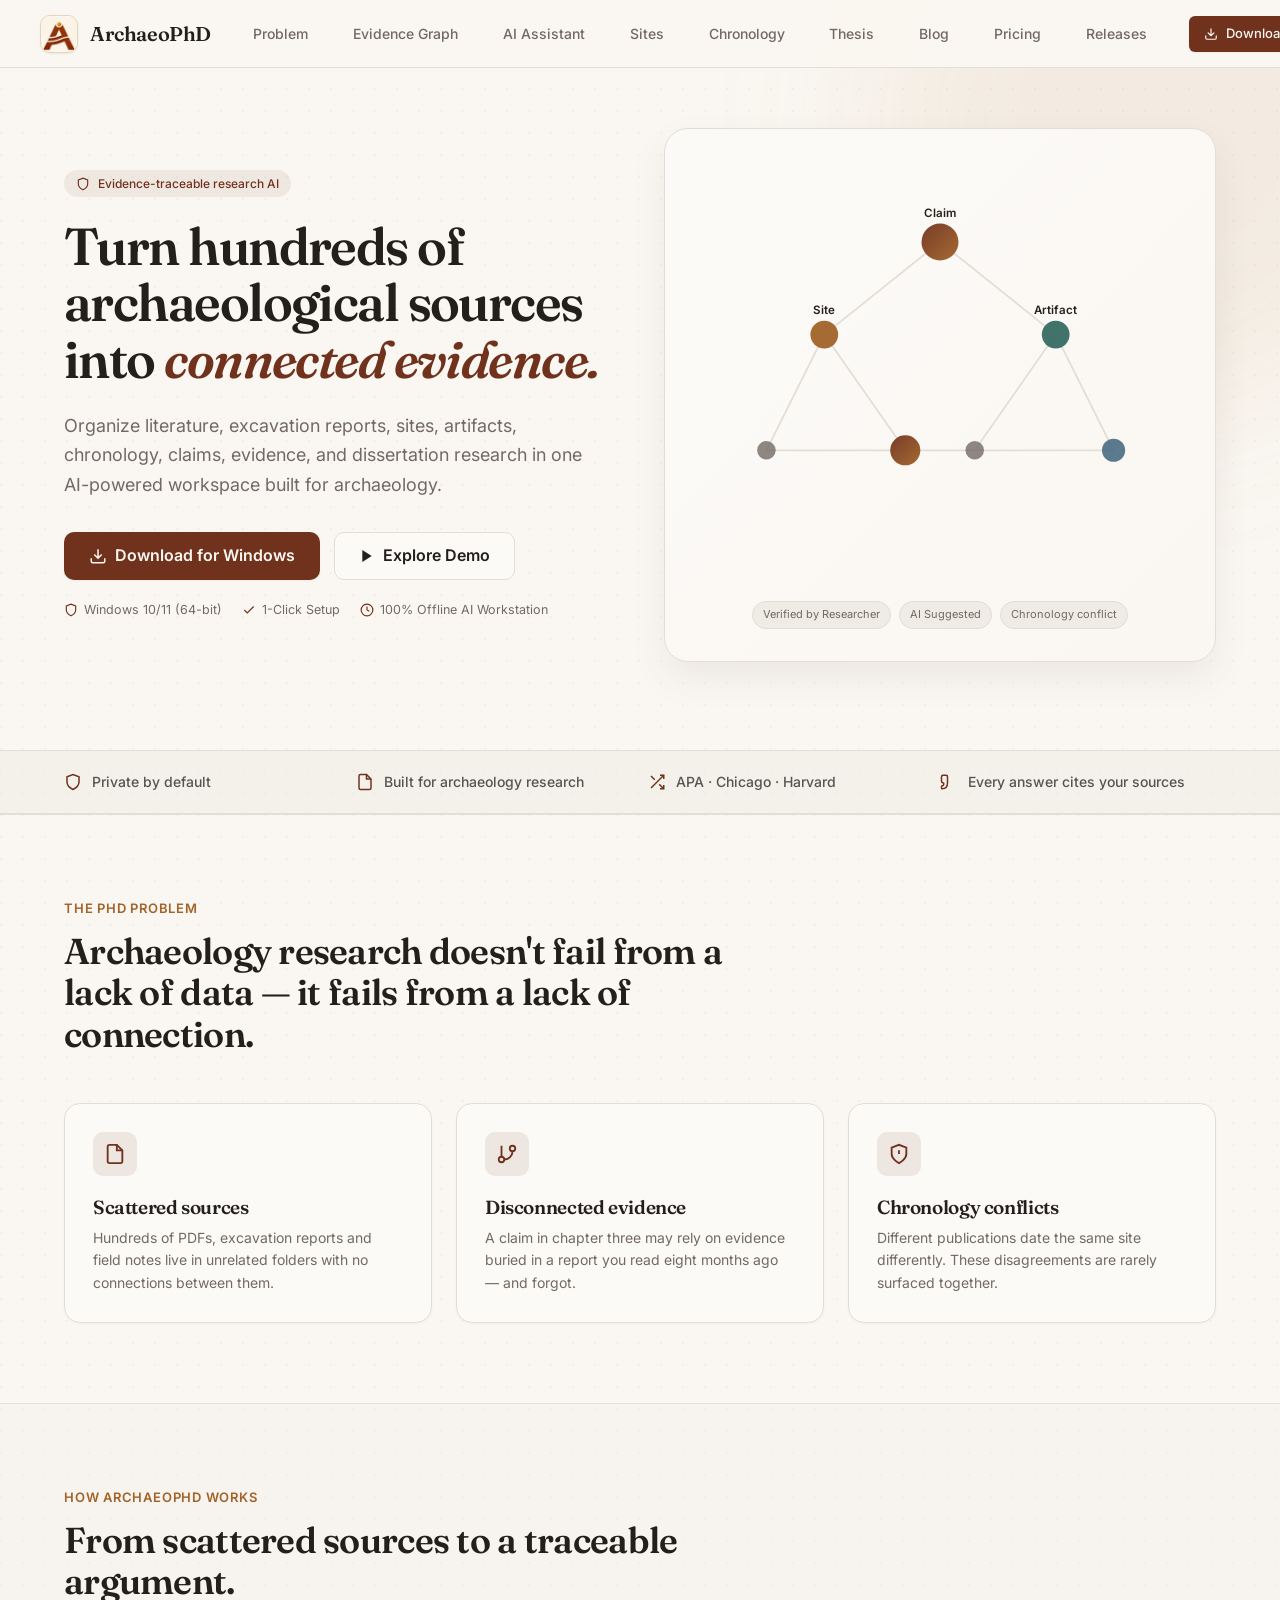
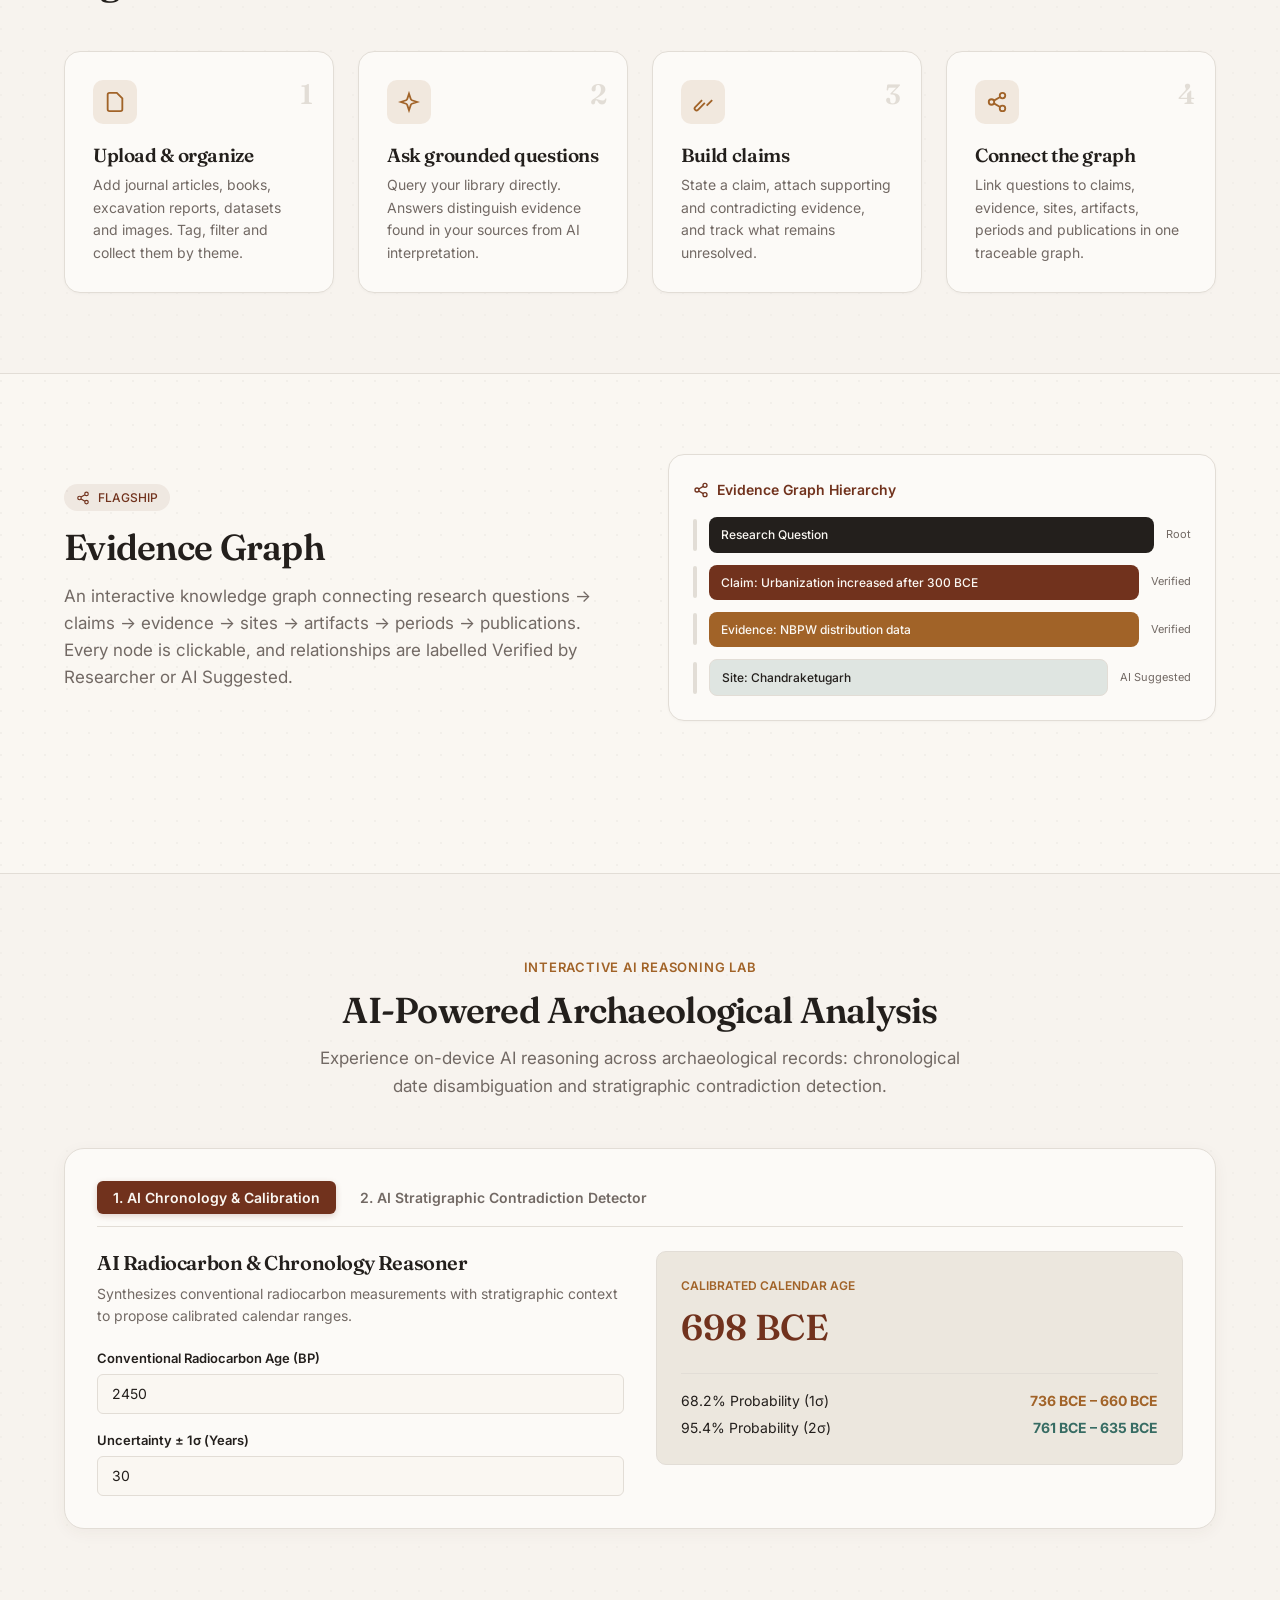
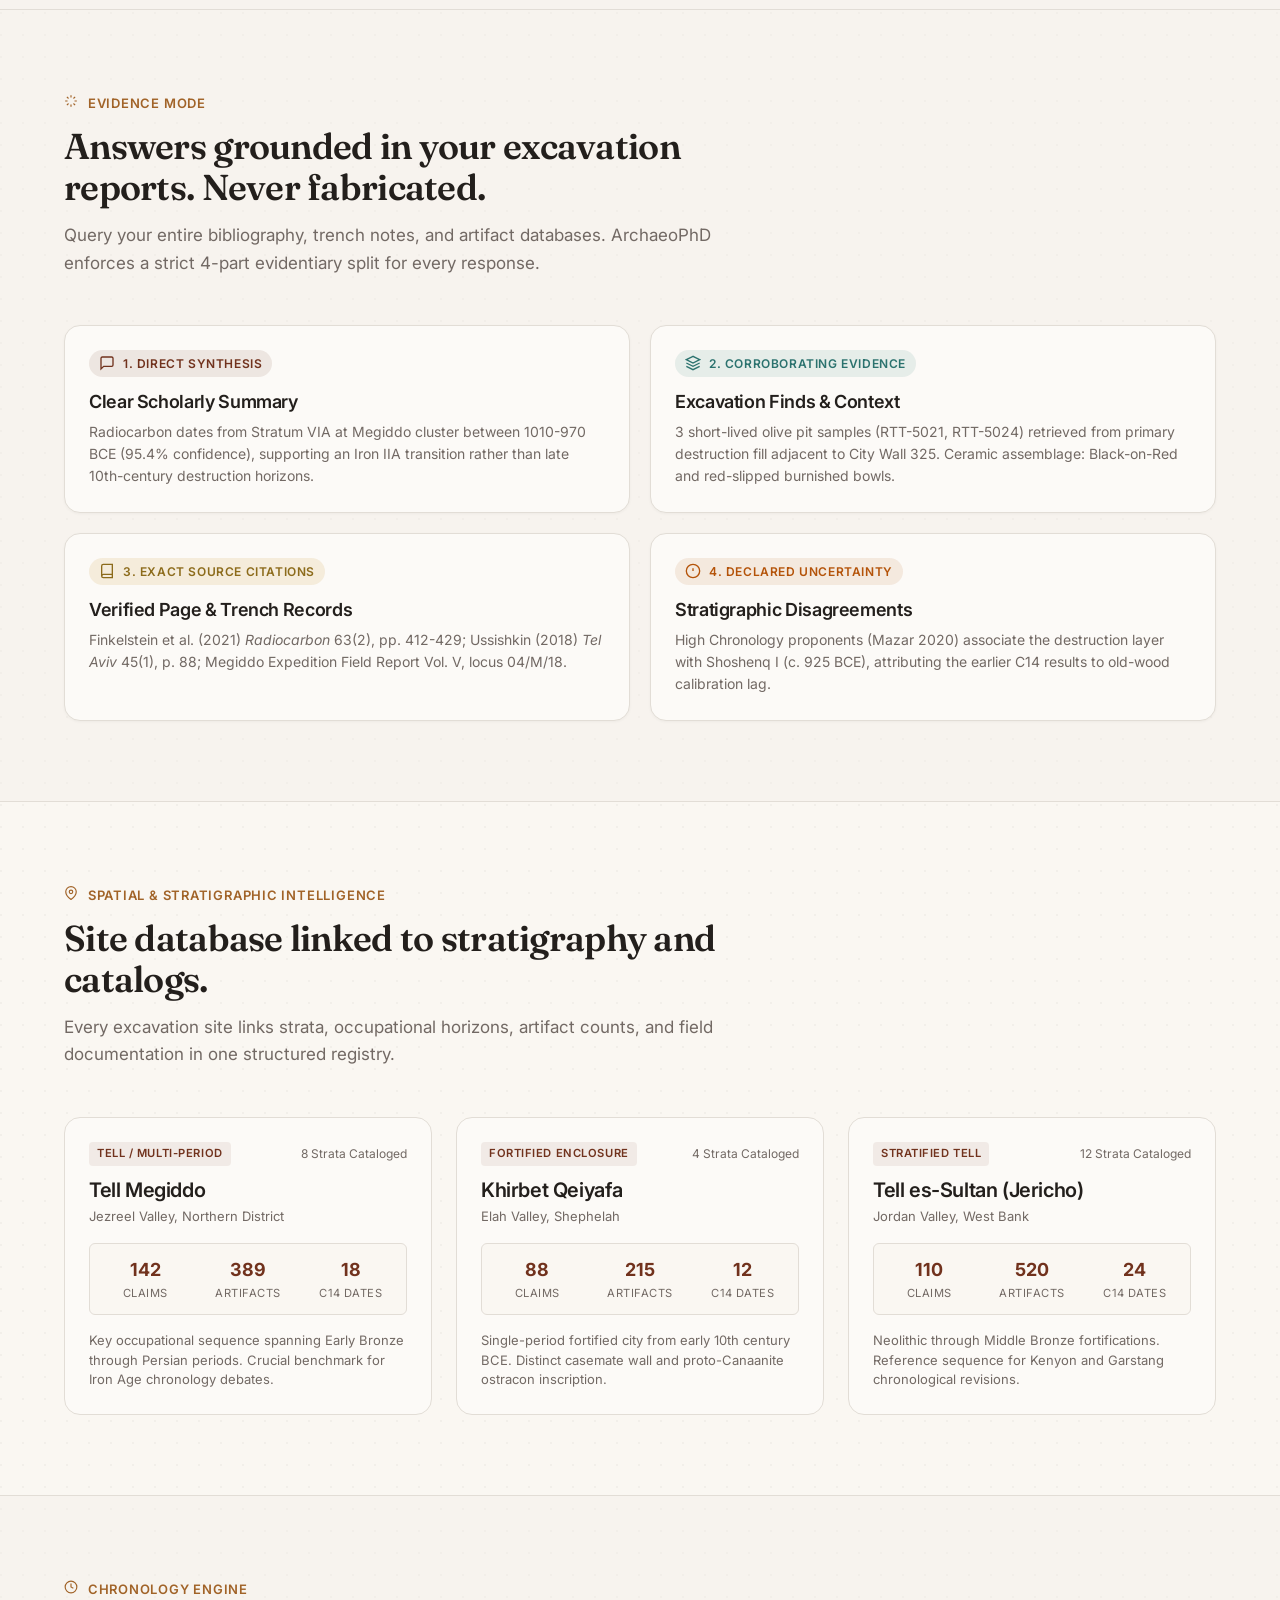
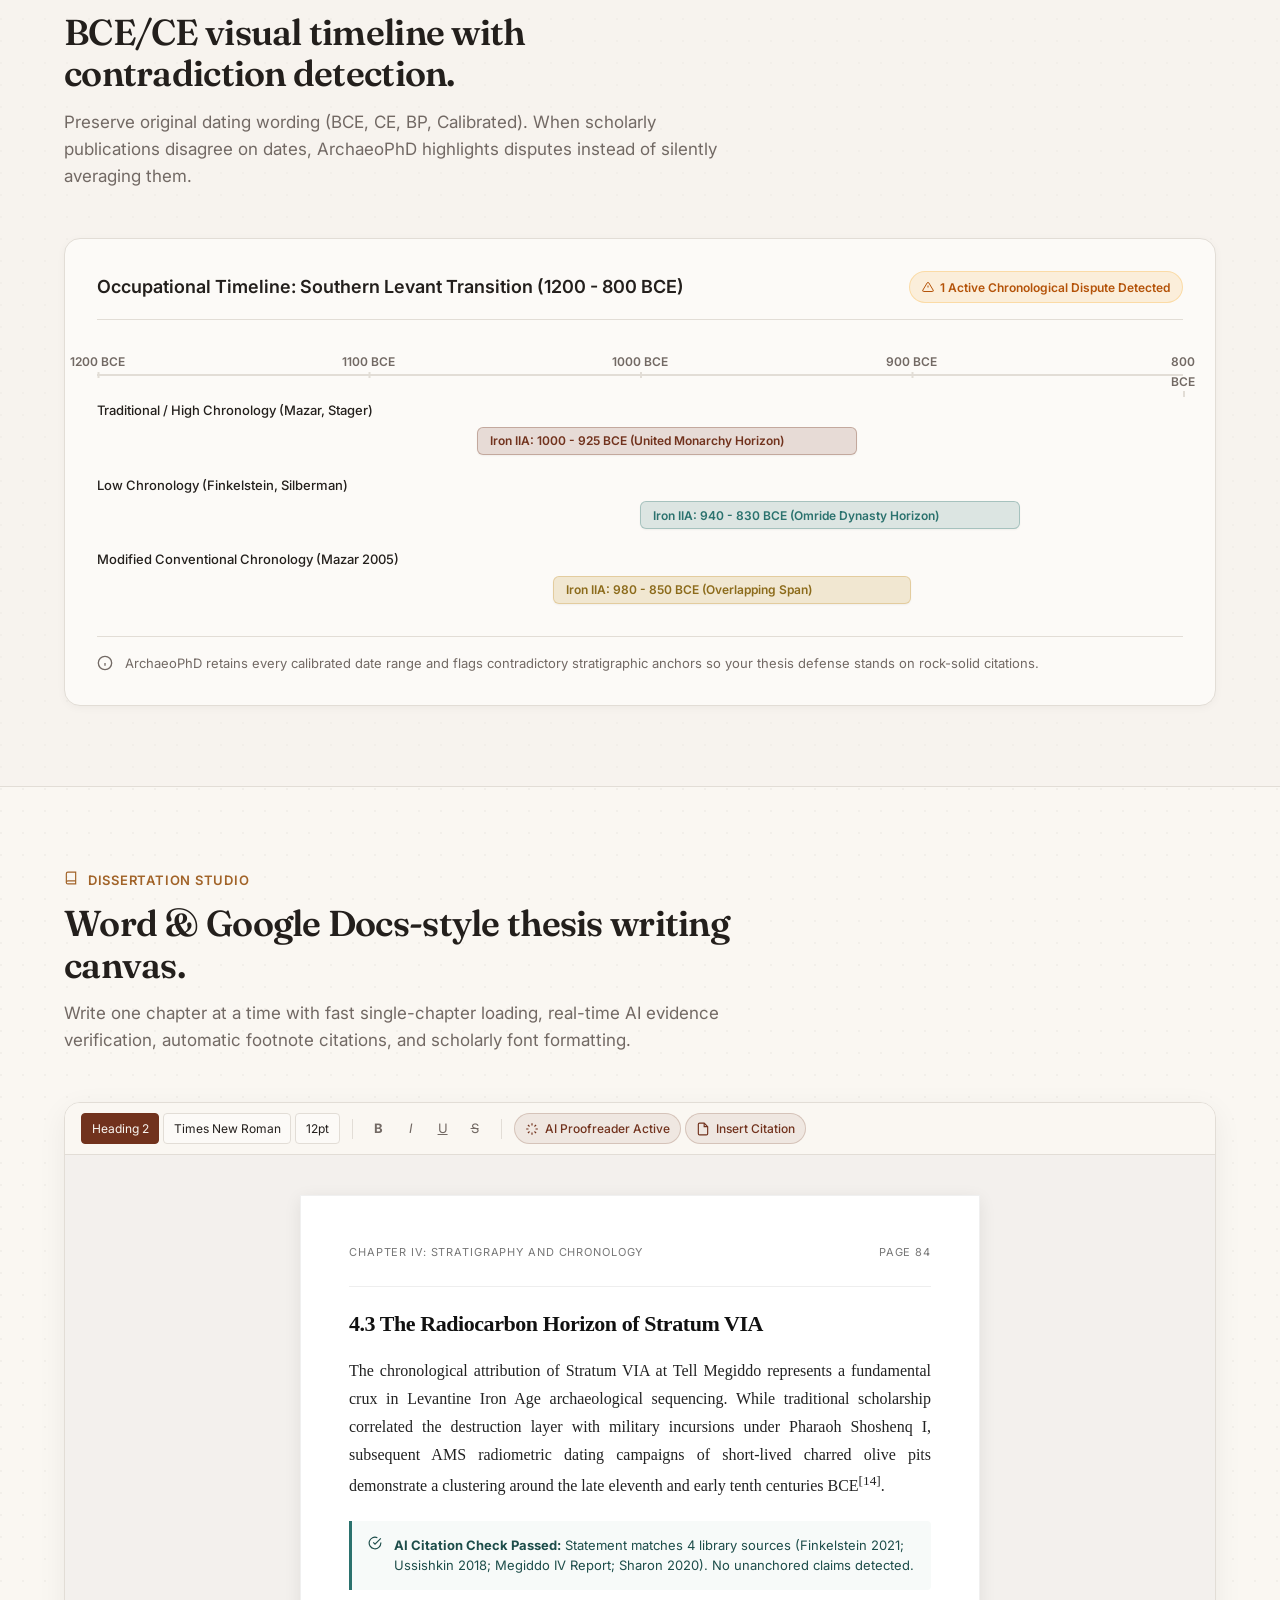
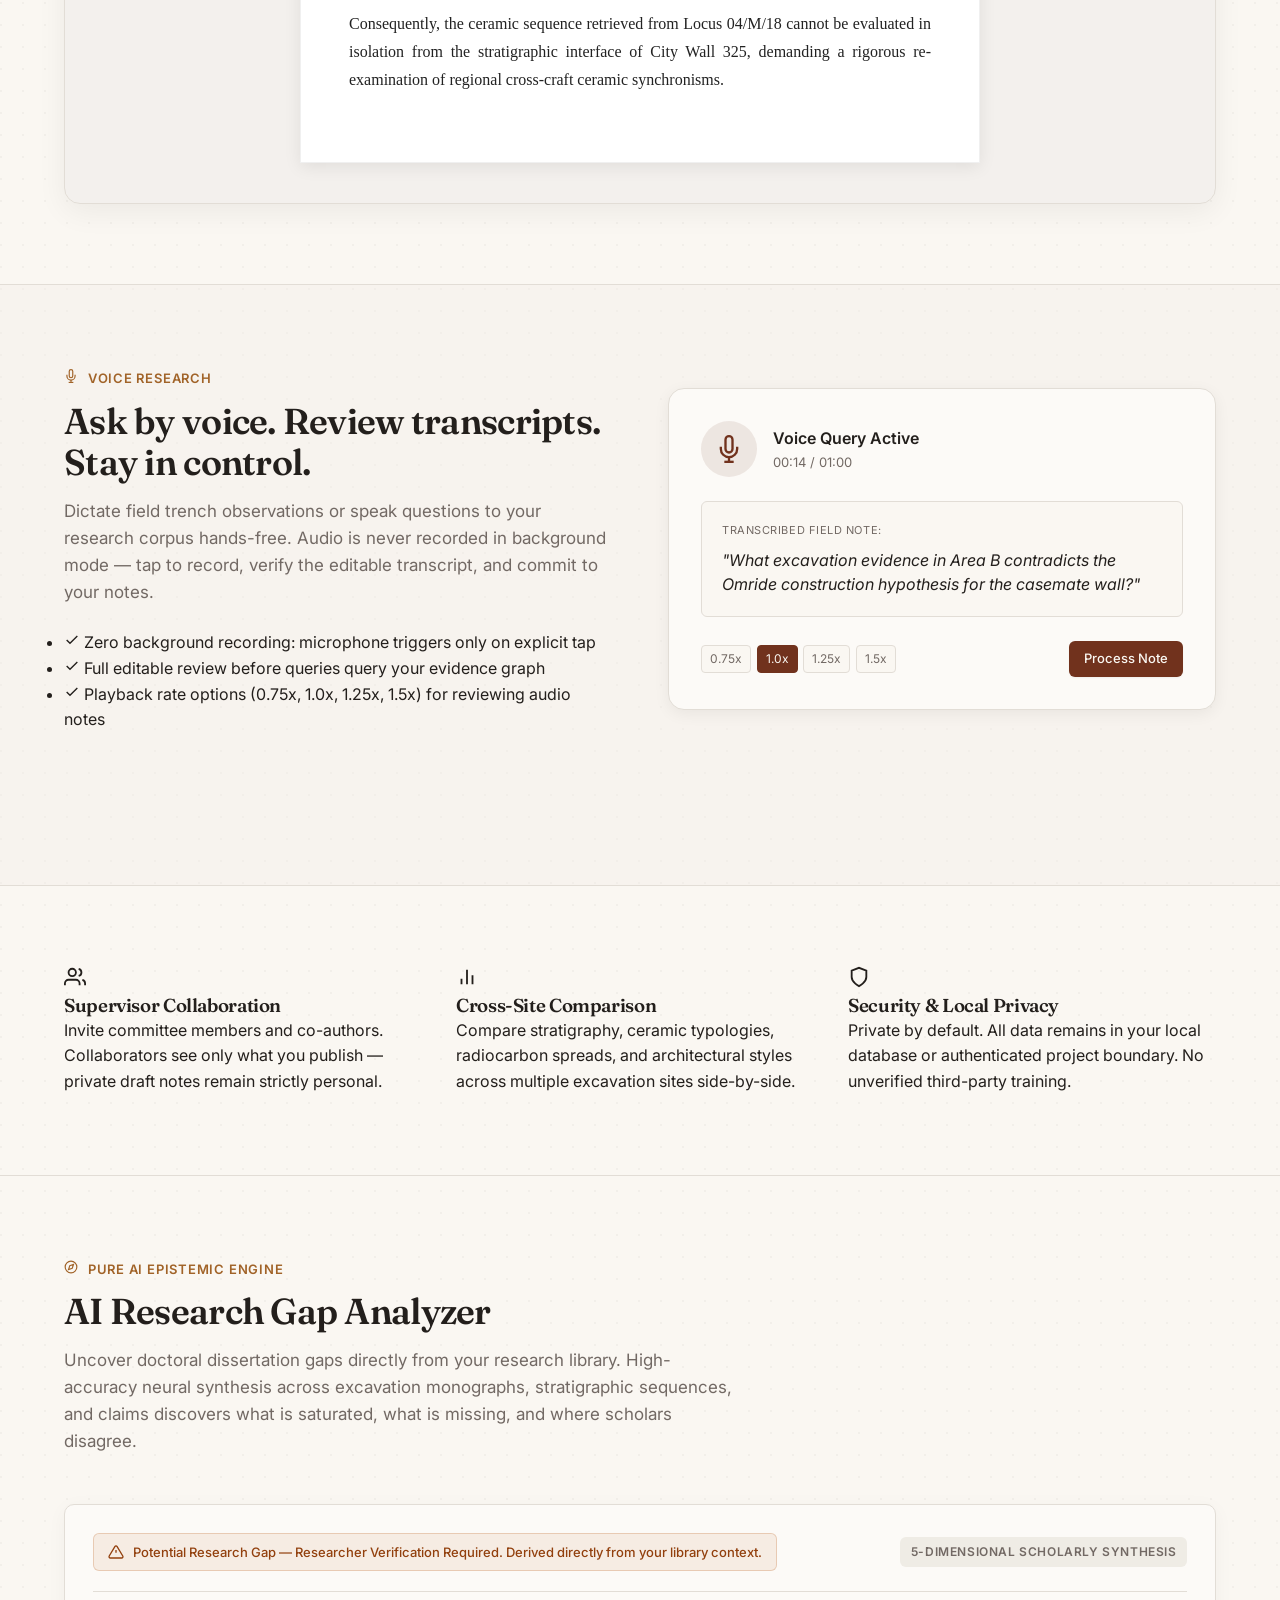
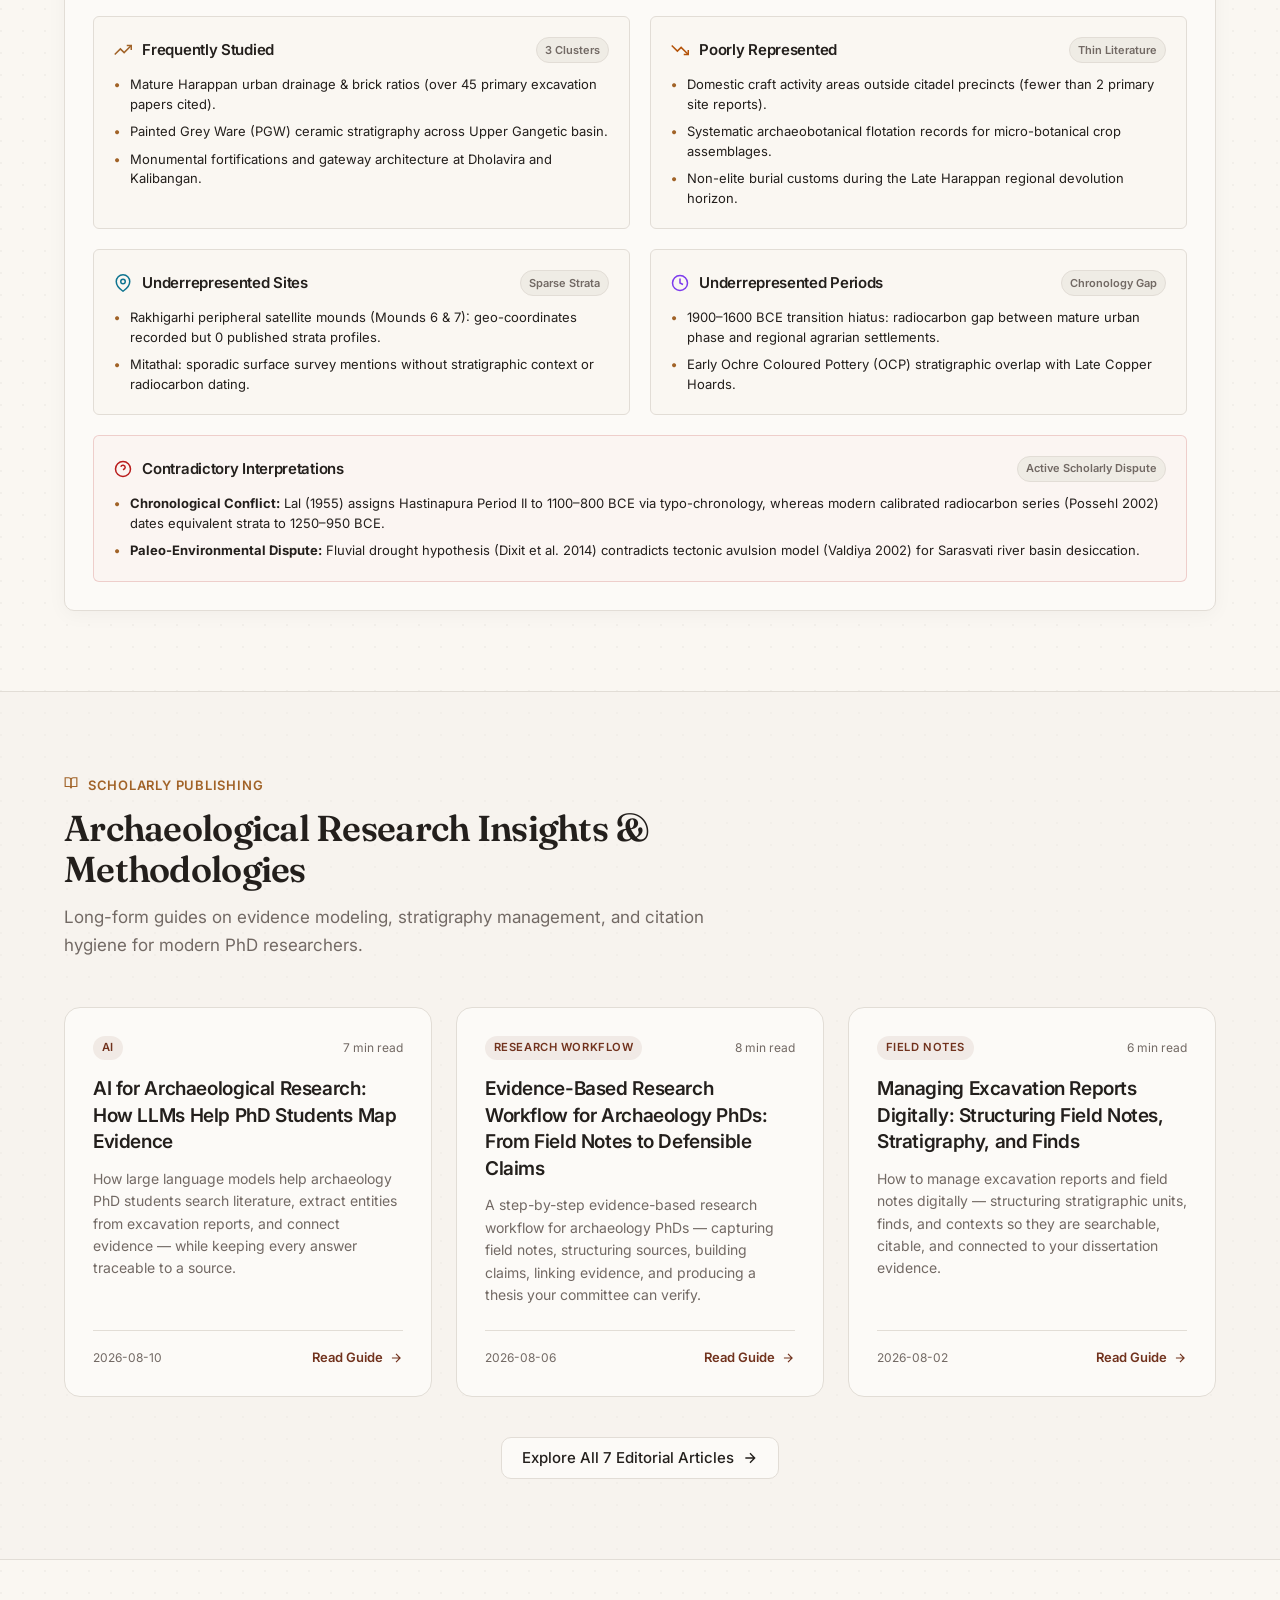
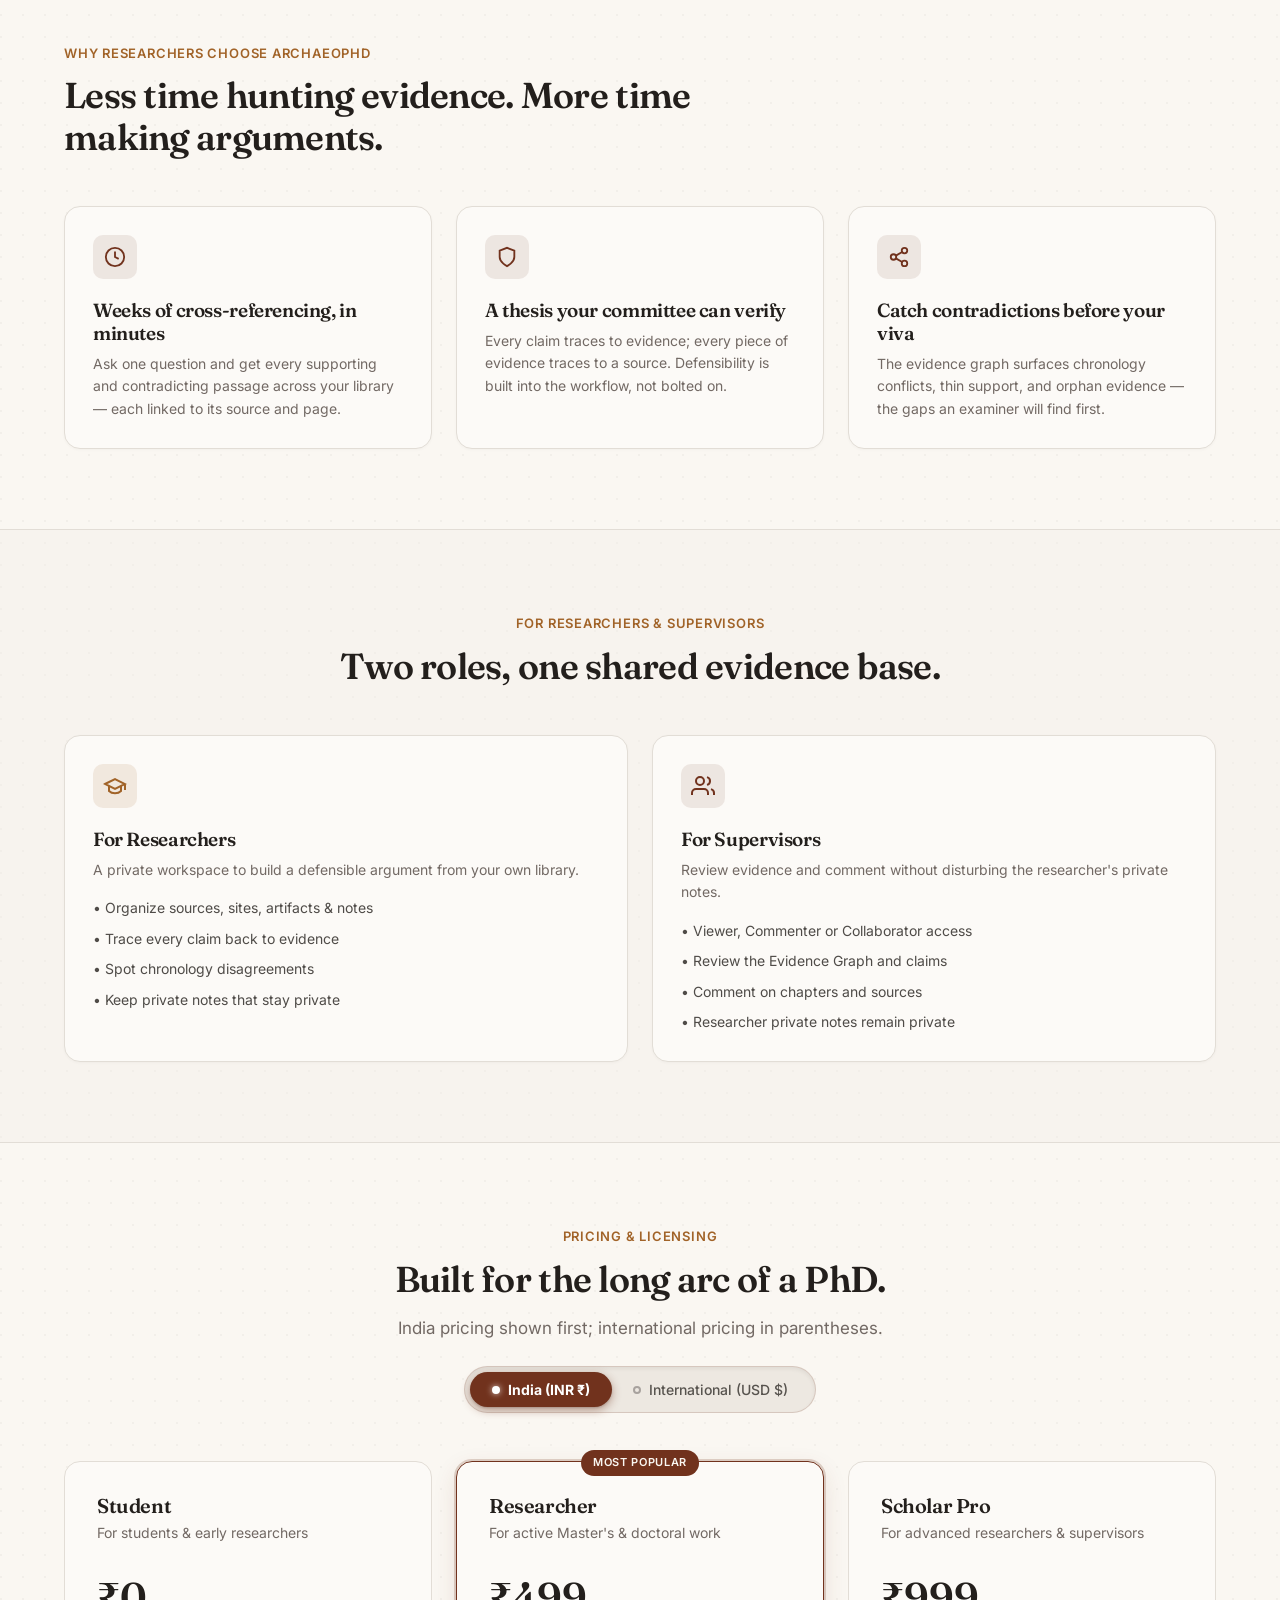
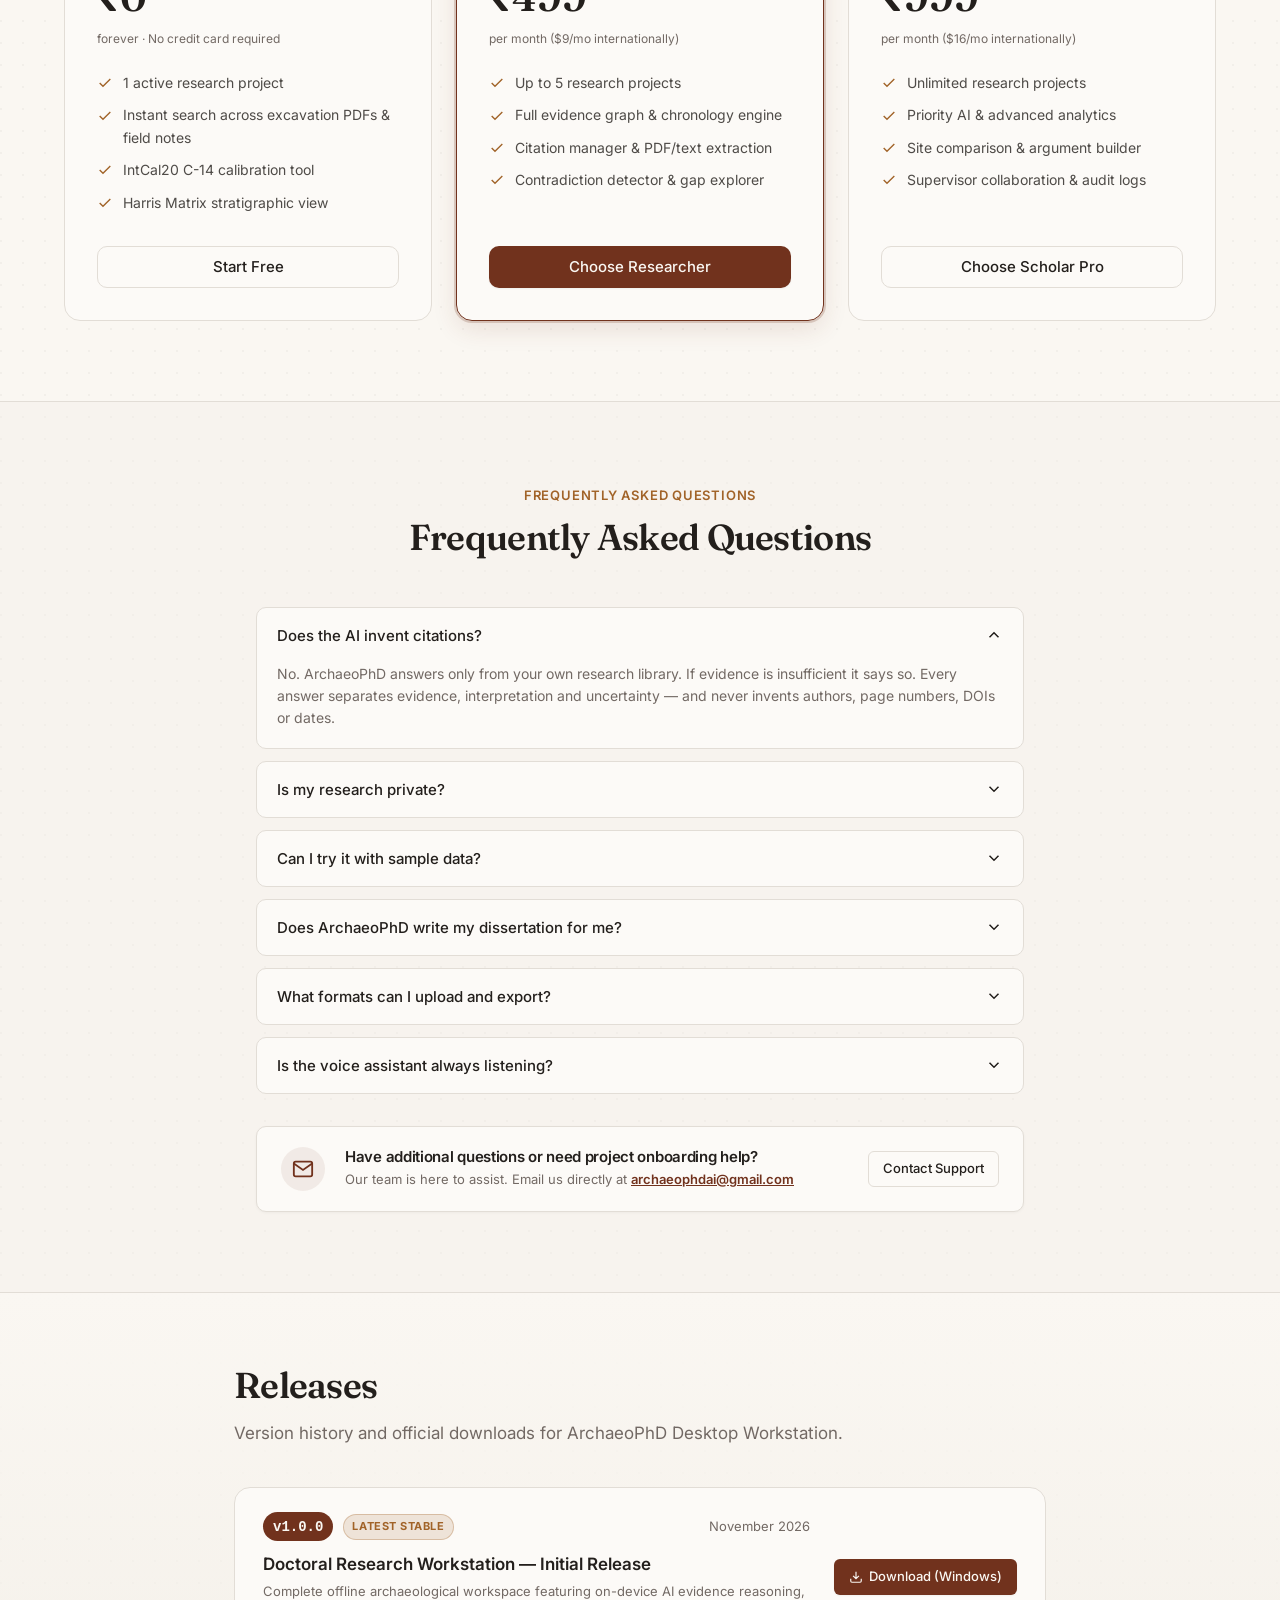
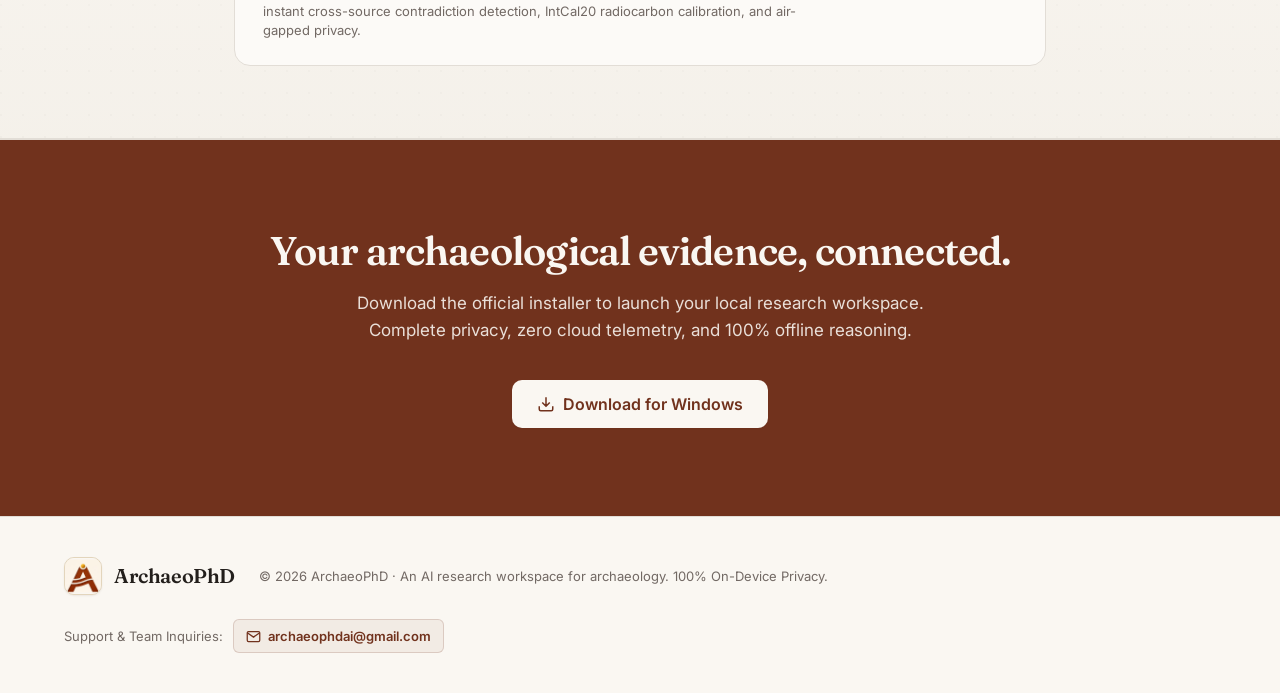
<file: index.html>
<!DOCTYPE html>
<html lang="en">
<head>
  <meta charset="UTF-8">
  <meta name="viewport" content="width=device-width, initial-scale=1.0">
  <title>ArchaeoPhD — Evidence-Traceable AI Research Workspace for Archaeology</title>
  <meta name="description" content="Organize literature, excavation reports, sites, artifacts, chronology, claims, evidence, and dissertation research in one AI-powered workspace built for archaeology.">
  <meta name="keywords" content="Archaeology, PhD Dissertation, Radiocarbon Calibration, IntCal20, Harris Matrix, Stratigraphy, Contradiction Detection, Vector Search, Local AI, Offline Workstation">
  
  <!-- Google Fonts: Fraunces & Inter (Exact frontend typography) -->
  <link rel="preconnect" href="https://fonts.googleapis.com">
  <link rel="preconnect" href="https://fonts.gstatic.com" crossorigin>
  <link href="https://fonts.googleapis.com/css2?family=Fraunces:ital,opsz,wght@0,9..144,400;0,9..144,500;0,9..144,600;0,9..144,700;1,9..144,400;1,9..144,600&family=Inter:wght@400;500;600;700&display=swap" rel="stylesheet">
  
  <!-- Favicon -->
  <link rel="icon" type="image/png" href="/app-logo-mark.png">
  <link rel="apple-touch-icon" href="/app-logo-mark.png">
  
  <!-- Styles -->
  <link rel="stylesheet" href="styles.css?v=2">
</head>
<body class="paper-grain">

  <!-- =========================================================================
       Navigation Bar (Mirror of LandingNav.jsx)
       ========================================================================= -->
  <header class="navbar" id="main-navbar">
    <div class="navbar-inner">
      <a href="/" class="nav-brand" id="nav-brand-logo">
        <span class="nav-brand-plaque">
          <img src="/app-logo-mark.png" alt="ArchaeoPhD Logo" width="36" height="36" class="nav-brand-logo-img">
        </span>
        <span class="nav-brand-text">ArchaeoPhD</span>
      </a>

      <nav class="nav-menu">
        <ul class="nav-links">
          <li><a href="/problem" class="nav-link">Problem</a></li>
          <li><a href="/graph" class="nav-link">Evidence Graph</a></li>
          <li><a href="/ai" class="nav-link">AI Assistant</a></li>
          <li><a href="/sites" class="nav-link">Sites</a></li>
          <li><a href="/chronology" class="nav-link">Chronology</a></li>
          <li><a href="/thesis" class="nav-link">Thesis</a></li>
          <li><a href="/blog" class="nav-link">Blog</a></li>
          <li><a href="/pricing" class="nav-link">Pricing</a></li>
          <li><a href="/releases" class="nav-link">Releases</a></li>
        </ul>
      </nav>

      <div class="nav-actions">
        <a href="downloads/ArchaeoPhD-Setup.exe" download="ArchaeoPhD-Setup.exe" class="btn btn-primary btn-sm" id="nav-btn-download">
          <svg width="14" height="14" viewBox="0 0 24 24" fill="none" stroke="currentColor" stroke-width="2" stroke-linecap="round" stroke-linejoin="round"><path d="M21 15v4a2 2 0 0 1-2 2H5a2 2 0 0 1-2-2v-4M7 10l5 5 5-5M12 15V3"/></svg>
          Download for Windows
        </a>
      </div>
    </div>
  </header>

  <main>
    <!-- =========================================================================
         Hero Section (Mirror of Hero.jsx)
         ========================================================================= -->
    <section class="hero" id="hero">
      <div class="hero-glow"></div>
      <div class="container">
        <div class="hero-grid">
          <div>
            <div class="pill-badge" id="hero-tag-badge">
              <svg width="14" height="14" viewBox="0 0 24 24" fill="none" stroke="currentColor" stroke-width="2"><path d="M12 22s8-4 8-10V5l-8-3-8 3v7c0 6 8 10 8 10z"/></svg>
              <span>Evidence-traceable research AI</span>
            </div>

            <h1 class="hero-title">
              Turn hundreds of archaeological sources into <span class="highlight">connected evidence.</span>
            </h1>

            <p class="hero-desc">
              Organize literature, excavation reports, sites, artifacts, chronology, claims, evidence, and dissertation research in one AI-powered workspace built for archaeology.
            </p>

            <div class="hero-cta-group">
              <a href="downloads/ArchaeoPhD-Setup.exe" download="ArchaeoPhD-Setup.exe" class="btn btn-primary btn-lg" id="btn-download-hero-primary">
                <svg width="18" height="18" viewBox="0 0 24 24" fill="none" stroke="currentColor" stroke-width="2"><path d="M21 15v4a2 2 0 0 1-2 2H5a2 2 0 0 1-2-2v-4M7 10l5 5 5-5M12 15V3"/></svg>
                Download for Windows
              </a>
              <a href="/interactive-lab" class="btn btn-secondary btn-lg" id="btn-hero-demo">
                <svg width="16" height="16" viewBox="0 0 24 24" fill="currentColor"><polygon points="5 3 19 12 5 21 5 3"/></svg>
                Explore Demo
              </a>
            </div>

            <div class="hero-meta-badges">
              <span><svg width="14" height="14" viewBox="0 0 24 24" fill="none" stroke="currentColor" stroke-width="2"><path d="M12 22s8-4 8-10V5l-8-3-8 3v7c0 6 8 10 8 10z"/></svg> Windows 10/11 (64-bit)</span>
              <span><svg width="14" height="14" viewBox="0 0 24 24" fill="none" stroke="currentColor" stroke-width="2"><polyline points="20 6 9 17 4 12"/></svg> 1-Click Setup</span>
              <span><svg width="14" height="14" viewBox="0 0 24 24" fill="none" stroke="currentColor" stroke-width="2"><circle cx="12" cy="12" r="10"/><polyline points="12 6 12 12 16 14"/></svg> 100% Offline AI Workstation</span>
            </div>
          </div>

          <!-- Hero Graph Motif (Mirror of Hero.jsx GraphMotif) -->
          <div class="hero-visual-card">
            <svg viewBox="0 0 420 360" style="width: 100%; height: auto;" fill="none">
              <defs>
                <linearGradient id="g1" x1="0" y1="0" x2="1" y2="1">
                  <stop offset="0" stop-color="#71321D" />
                  <stop offset="1" stop-color="#A16328" />
                </linearGradient>
              </defs>
              <!-- Edges -->
              <line x1="210" y1="70" x2="110" y2="150" stroke="#E2DDD6" stroke-width="1.5" />
              <line x1="210" y1="70" x2="310" y2="150" stroke="#E2DDD6" stroke-width="1.5" />
              <line x1="110" y1="150" x2="60" y2="250" stroke="#E2DDD6" stroke-width="1.5" />
              <line x1="110" y1="150" x2="180" y2="250" stroke="#E2DDD6" stroke-width="1.5" />
              <line x1="310" y1="150" x2="240" y2="250" stroke="#E2DDD6" stroke-width="1.5" />
              <line x1="310" y1="150" x2="360" y2="250" stroke="#E2DDD6" stroke-width="1.5" />
              <line x1="180" y1="250" x2="240" y2="250" stroke="#E2DDD6" stroke-width="1.5" />
              <line x1="60" y1="250" x2="180" y2="250" stroke="#E2DDD6" stroke-width="1.5" />
              <line x1="240" y1="250" x2="360" y2="250" stroke="#E2DDD6" stroke-width="1.5" />
              <!-- Nodes -->
              <circle cx="210" cy="70" r="16" fill="url(#g1)" opacity="0.95" />
              <text x="210" y="48" text-anchor="middle" fill="#231F1C" style="font-size: 10px; font-weight: 600; font-family: var(--font-body);">Claim</text>

              <circle cx="110" cy="150" r="12" fill="#A16328" opacity="0.95" />
              <text x="110" y="132" text-anchor="middle" fill="#231F1C" style="font-size: 10px; font-weight: 600; font-family: var(--font-body);">Site</text>

              <circle cx="310" cy="150" r="12" fill="#376C63" opacity="0.95" />
              <text x="310" y="132" text-anchor="middle" fill="#231F1C" style="font-size: 10px; font-weight: 600; font-family: var(--font-body);">Artifact</text>

              <circle cx="60" cy="250" r="8" fill="#726964" opacity="0.8" />
              <circle cx="180" cy="250" r="13" fill="url(#g1)" opacity="0.95" />
              <circle cx="240" cy="250" r="8" fill="#726964" opacity="0.8" />
              <circle cx="360" cy="250" r="10" fill="#4A6B82" opacity="0.9" />
            </svg>

            <div class="hero-visual-tags">
              <span class="hero-visual-tag">Verified by Researcher</span>
              <span class="hero-visual-tag">AI Suggested</span>
              <span class="hero-visual-tag">Chronology conflict</span>
            </div>
          </div>
        </div>
      </div>
    </section>

    <!-- =========================================================================
         Social Proof Trust Bar (Mirror of SocialProof.jsx)
         ========================================================================= -->
    <section class="social-proof">
      <div class="container">
        <div class="social-proof-grid">
          <div class="social-proof-item">
            <svg width="18" height="18" viewBox="0 0 24 24" fill="none" stroke="currentColor" stroke-width="2"><path d="M12 22s8-4 8-10V5l-8-3-8 3v7c0 6 8 10 8 10z"/></svg>
            <span>Private by default</span>
          </div>
          <div class="social-proof-item">
            <svg width="18" height="18" viewBox="0 0 24 24" fill="none" stroke="currentColor" stroke-width="2"><path d="M14 2H6a2 2 0 0 0-2 2v16a2 2 0 0 0 2 2h12a2 2 0 0 0 2-2V8z"/><polyline points="14 2 14 8 20 8"/></svg>
            <span>Built for archaeology research</span>
          </div>
          <div class="social-proof-item">
            <svg width="18" height="18" viewBox="0 0 24 24" fill="none" stroke="currentColor" stroke-width="2"><polyline points="16 3 21 3 21 8"/><line x1="4" y1="20" x2="21" y2="3"/><polyline points="21 16 21 21 16 21"/><line x1="15" y1="15" x2="21" y2="21"/><line x1="4" y1="4" x2="9" y2="9"/></svg>
            <span>APA · Chicago · Harvard</span>
          </div>
          <div class="social-proof-item">
            <svg width="18" height="18" viewBox="0 0 24 24" fill="none" stroke="currentColor" stroke-width="2"><path d="M3 21c3 0 7-1 7-8V5c0-1.25-.756-2.017-2-2H4c-1.25 0-2 .75-2 1.972V11c0 1.25.75 2 2 2 1 0 1 0 1 1v1c0 1-1 2-2 2s-1 .008-1 1.031V20c0 1 0 1 1 1z"/></svg>
            <span>Every answer cites your sources</span>
          </div>
        </div>
      </div>
    </section>

    <!-- =========================================================================
         The PhD Problem (Mirror of FeatureSections.jsx)
         ========================================================================= -->
    <section class="section" id="problem">
      <div class="container">
        <div class="section-header">
          <span class="tag-label">The PhD Problem</span>
          <h2 class="section-title">Archaeology research doesn't fail from a lack of data — it fails from a lack of connection.</h2>
        </div>

        <div class="cards-grid-3">
          <div class="card">
            <div class="card-icon-box">
              <svg width="22" height="22" viewBox="0 0 24 24" fill="none" stroke="currentColor" stroke-width="2"><path d="M14 2H6a2 2 0 0 0-2 2v16a2 2 0 0 0 2 2h12a2 2 0 0 0 2-2V8z"/><polyline points="14 2 14 8 20 8"/></svg>
            </div>
            <h3 class="card-title">Scattered sources</h3>
            <p class="card-text">Hundreds of PDFs, excavation reports and field notes live in unrelated folders with no connections between them.</p>
          </div>

          <div class="card">
            <div class="card-icon-box">
              <svg width="22" height="22" viewBox="0 0 24 24" fill="none" stroke="currentColor" stroke-width="2"><line x1="6" y1="3" x2="6" y2="15"/><circle cx="18" cy="6" r="3"/><circle cx="6" cy="18" r="3"/><path d="M18 9a9 9 0 0 1-9 9"/></svg>
            </div>
            <h3 class="card-title">Disconnected evidence</h3>
            <p class="card-text">A claim in chapter three may rely on evidence buried in a report you read eight months ago — and forgot.</p>
          </div>

          <div class="card">
            <div class="card-icon-box">
              <svg width="22" height="22" viewBox="0 0 24 24" fill="none" stroke="currentColor" stroke-width="2"><path d="M12 22s8-4 8-10V5l-8-3-8 3v7c0 6 8 10 8 10z"/><line x1="12" y1="8" x2="12" y2="12"/><line x1="12" y1="16" x2="12.01" y2="16"/></svg>
            </div>
            <h3 class="card-title">Chronology conflicts</h3>
            <p class="card-text">Different publications date the same site differently. These disagreements are rarely surfaced together.</p>
          </div>
        </div>
      </div>
    </section>

    <!-- =========================================================================
         How it Works (Mirror of FeatureSections.jsx)
         ========================================================================= -->
    <section class="section section-alt" id="how">
      <div class="container">
        <div class="section-header">
          <span class="tag-label">How ArchaeoPhD Works</span>
          <h2 class="section-title">From scattered sources to a traceable argument.</h2>
        </div>

        <div class="cards-grid-4">
          <div class="card">
            <div style="position: absolute; top: 1.25rem; right: 1.25rem; font-family: var(--font-display); font-size: 1.75rem; font-weight: 600; color: #E2DDD6;">1</div>
            <div class="card-icon-box accent">
              <svg width="22" height="22" viewBox="0 0 24 24" fill="none" stroke="currentColor" stroke-width="2"><path d="M14 2H6a2 2 0 0 0-2 2v16a2 2 0 0 0 2 2h12a2 2 0 0 0 2-2V8z"/></svg>
            </div>
            <h3 class="card-title">Upload & organize</h3>
            <p class="card-text">Add journal articles, books, excavation reports, datasets and images. Tag, filter and collect them by theme.</p>
          </div>

          <div class="card">
            <div style="position: absolute; top: 1.25rem; right: 1.25rem; font-family: var(--font-display); font-size: 1.75rem; font-weight: 600; color: #E2DDD6;">2</div>
            <div class="card-icon-box accent">
              <svg width="22" height="22" viewBox="0 0 24 24" fill="none" stroke="currentColor" stroke-width="2"><path d="M12 3l1.912 5.813a2 2 0 001.275 1.275L21 12l-5.813 1.912a2 2 0 00-1.275 1.275L12 21l-1.912-5.813a2 2 0 00-1.275-1.275L3 12l5.813-1.912a2 2 0 001.275-1.275L12 3z"/></svg>
            </div>
            <h3 class="card-title">Ask grounded questions</h3>
            <p class="card-text">Query your library directly. Answers distinguish evidence found in your sources from AI interpretation.</p>
          </div>

          <div class="card">
            <div style="position: absolute; top: 1.25rem; right: 1.25rem; font-family: var(--font-display); font-size: 1.75rem; font-weight: 600; color: #E2DDD6;">3</div>
            <div class="card-icon-box accent">
              <svg width="22" height="22" viewBox="0 0 24 24" fill="none" stroke="currentColor" stroke-width="2"><path d="M14 13l-7.5 7.5a2.121 2.121 0 0 1-3-3L11 10"/><path d="m16 16 6-6"/></svg>
            </div>
            <h3 class="card-title">Build claims</h3>
            <p class="card-text">State a claim, attach supporting and contradicting evidence, and track what remains unresolved.</p>
          </div>

          <div class="card">
            <div style="position: absolute; top: 1.25rem; right: 1.25rem; font-family: var(--font-display); font-size: 1.75rem; font-weight: 600; color: #E2DDD6;">4</div>
            <div class="card-icon-box accent">
              <svg width="22" height="22" viewBox="0 0 24 24" fill="none" stroke="currentColor" stroke-width="2"><circle cx="18" cy="5" r="3"/><circle cx="6" cy="12" r="3"/><circle cx="18" cy="19" r="3"/><line x1="8.59" y1="13.51" x2="15.42" y2="17.49"/><line x1="15.41" y1="6.51" x2="8.59" y2="10.49"/></svg>
            </div>
            <h3 class="card-title">Connect the graph</h3>
            <p class="card-text">Link questions to claims, evidence, sites, artifacts, periods and publications in one traceable graph.</p>
          </div>
        </div>
      </div>
    </section>

    <!-- =========================================================================
         Flagship Feature Showcase: Evidence Graph (Mirror of FeatureSections.jsx)
         ========================================================================= -->
    <section class="section" id="graph">
      <div class="container">
        <div class="showcase-row">
          <div>
            <div class="pill-badge" style="margin-bottom: 1rem;">
              <svg width="14" height="14" viewBox="0 0 24 24" fill="none" stroke="currentColor" stroke-width="2"><circle cx="18" cy="5" r="3"/><circle cx="6" cy="12" r="3"/><circle cx="18" cy="19" r="3"/><line x1="8.59" y1="13.51" x2="15.42" y2="17.49"/><line x1="15.41" y1="6.51" x2="8.59" y2="10.49"/></svg>
              <span>FLAGSHIP</span>
            </div>
            <h2 class="section-title">Evidence Graph</h2>
            <p class="section-subtitle">
              An interactive knowledge graph connecting research questions &rarr; claims &rarr; evidence &rarr; sites &rarr; artifacts &rarr; periods &rarr; publications. Every node is clickable, and relationships are labelled Verified by Researcher or AI Suggested.
            </p>
          </div>

          <div class="card" style="padding: 1.5rem;">
            <div style="display: flex; align-items: center; gap: 0.5rem; font-size: 0.875rem; font-weight: 600; color: var(--primary); margin-bottom: 1rem;">
              <svg width="16" height="16" viewBox="0 0 24 24" fill="none" stroke="currentColor" stroke-width="2"><circle cx="18" cy="5" r="3"/><circle cx="6" cy="12" r="3"/><circle cx="18" cy="19" r="3"/><line x1="8.59" y1="13.51" x2="15.42" y2="17.49"/><line x1="15.41" y1="6.51" x2="8.59" y2="10.49"/></svg>
              Evidence Graph Hierarchy
            </div>
            <div style="display: flex; flex-direction: column; gap: 0.75rem;">
              <div style="display: flex; align-items: center; gap: 0.75rem;">
                <div style="width: 4px; height: 32px; background: #E2DDD6; border-radius: 4px;"></div>
                <div style="flex: 1; padding: 0.5rem 0.75rem; border-radius: 0.5rem; background: #231F1C; color: #FAF7F2; font-size: 0.75rem; font-weight: 500;">Research Question</div>
                <span style="font-size: 0.6875rem; color: var(--muted-foreground);">Root</span>
              </div>
              <div style="display: flex; align-items: center; gap: 0.75rem;">
                <div style="width: 4px; height: 32px; background: #E2DDD6; border-radius: 4px;"></div>
                <div style="flex: 1; padding: 0.5rem 0.75rem; border-radius: 0.5rem; background: #71321D; color: #FAF7F2; font-size: 0.75rem; font-weight: 500;">Claim: Urbanization increased after 300 BCE</div>
                <span style="font-size: 0.6875rem; color: var(--muted-foreground);">Verified</span>
              </div>
              <div style="display: flex; align-items: center; gap: 0.75rem;">
                <div style="width: 4px; height: 32px; background: #E2DDD6; border-radius: 4px;"></div>
                <div style="flex: 1; padding: 0.5rem 0.75rem; border-radius: 0.5rem; background: #A16328; color: #FAF7F2; font-size: 0.75rem; font-weight: 500;">Evidence: NBPW distribution data</div>
                <span style="font-size: 0.6875rem; color: var(--muted-foreground);">Verified</span>
              </div>
              <div style="display: flex; align-items: center; gap: 0.75rem;">
                <div style="width: 4px; height: 32px; background: #E2DDD6; border-radius: 4px;"></div>
                <div style="flex: 1; padding: 0.5rem 0.75rem; border-radius: 0.5rem; background: rgba(55, 108, 99, 0.15); border: 1px solid #E2DDD6; color: #231F1C; font-size: 0.75rem; font-weight: 500;">Site: Chandraketugarh</div>
                <span style="font-size: 0.6875rem; color: var(--muted-foreground);">AI Suggested</span>
              </div>
            </div>
          </div>
        </div>
      </div>
    </section>

    <!-- =========================================================================
         Interactive Lab (IntCal20 Splines & Harris Matrix Topological Validator)
         ========================================================================= -->
    <section class="section section-alt" id="interactive-lab">
      <div class="container">
        <div class="section-header center">
          <span class="tag-label">Interactive AI Reasoning Lab</span>
          <h2 class="section-title">AI-Powered Archaeological Analysis</h2>
          <p class="section-subtitle">
            Experience on-device AI reasoning across archaeological records: chronological date disambiguation and stratigraphic contradiction detection.
          </p>
        </div>

        <div class="lab-card">
          <div class="lab-tabs-header">
            <button class="lab-tab-btn active" onclick="switchLabTab('lab-tab-c14')">1. AI Chronology &amp; Calibration</button>
            <button class="lab-tab-btn" onclick="switchLabTab('lab-tab-harris')">2. AI Stratigraphic Contradiction Detector</button>
          </div>

          <!-- Tab 1: C-14 Calibration -->
          <div id="lab-tab-c14" class="lab-tab-pane active">
            <div style="display: grid; grid-template-columns: 1fr 1fr; gap: 2rem; align-items: start;">
              <div>
                <h3 style="font-size: 1.25rem; margin-bottom: 0.5rem;">AI Radiocarbon &amp; Chronology Reasoner</h3>
                <p class="text-muted" style="font-size: 0.875rem; margin-bottom: 1.25rem;">
                  Synthesizes conventional radiocarbon measurements with stratigraphic context to propose calibrated calendar ranges.
                </p>
                <div style="display: flex; flex-direction: column; gap: 1rem;">
                  <div>
                    <label style="font-size: 0.8125rem; font-weight: 600; display: block; margin-bottom: 0.35rem;">Conventional Radiocarbon Age (BP)</label>
                    <input type="number" id="c14-bp-input" class="form-input" value="2450" min="500" max="15000">
                  </div>
                  <div>
                    <label style="font-size: 0.8125rem; font-weight: 600; display: block; margin-bottom: 0.35rem;">Uncertainty &plusmn; 1&sigma; (Years)</label>
                    <input type="number" id="c14-sigma-input" class="form-input" value="30" min="10" max="200">
                  </div>
                </div>
              </div>

              <div style="background-color: var(--secondary); padding: 1.5rem; border-radius: var(--radius); border: 1px solid var(--border);">
                <div style="font-size: 0.75rem; font-weight: 600; text-transform: uppercase; color: var(--accent); margin-bottom: 0.25rem;">Calibrated Calendar Age</div>
                <div id="c14-median" style="font-family: var(--font-display); font-size: 2.25rem; font-weight: 600; color: var(--primary);">500 BCE</div>
                <div style="margin-top: 1rem; padding-top: 1rem; border-top: 1px solid var(--border); font-size: 0.875rem;">
                  <div style="display: flex; justify-content: space-between; margin-bottom: 0.35rem;">
                    <span>68.2% Probability (1&sigma;)</span>
                    <strong id="c14-1sigma" style="color: var(--accent);">540 BCE – 470 BCE</strong>
                  </div>
                  <div style="display: flex; justify-content: space-between;">
                    <span>95.4% Probability (2&sigma;)</span>
                    <strong id="c14-2sigma" style="color: var(--chart-2);">590 BCE – 420 BCE</strong>
                  </div>
                </div>
              </div>
            </div>
          </div>

          <!-- Tab 2: Harris Matrix Cycle Validator -->
          <div id="lab-tab-harris" class="lab-tab-pane">
            <div style="display: grid; grid-template-columns: 1fr 1fr; gap: 2rem; align-items: start;">
              <div>
                <h3 style="font-size: 1.25rem; margin-bottom: 0.5rem;">AI Stratigraphic Contradiction Detector</h3>
                <p class="text-muted" style="font-size: 0.875rem; margin-bottom: 1.25rem;">
                  Enforces archaeological superposition laws. AI reasoning identifies inverted deposits, chronological conflicts, and physical impossibilities across excavation records.
                </p>
                <button class="btn btn-secondary" id="harris-toggle-conflict">Inject Stratigraphic Paradox</button>
              </div>

              <div style="background-color: var(--secondary); padding: 1.5rem; border-radius: var(--radius); border: 1px solid var(--border);">
                <div style="font-size: 0.75rem; font-weight: 600; text-transform: uppercase; color: var(--accent); margin-bottom: 0.35rem;">Reasoning Status</div>
                <div id="harris-status-badge" style="font-family: var(--font-body); font-weight: 700; font-size: 1rem; color: #2E7D32; margin-bottom: 0.5rem;">VALID STRATIGRAPHIC SEQUENCE (Consistent)</div>
                <div id="harris-status-desc" style="font-size: 0.8125rem; color: var(--muted-foreground); line-height: 1.5;">Topological ordering: Context 101 (Topsoil) &rarr; Context 102 (Hearth fill) &rarr; Context 103 (Foundation trench). Consistent with Superposition Law.</div>
              </div>
            </div>
          </div>
        </div>
      </div>
    </section>


    <!-- =========================================================================
         AI Research Assistant Section (#ai)
         ========================================================================= -->
    <section class="section section-alt" id="ai">
      <div class="container">
        <div class="section-header">
          <span class="tag-label">
            <svg viewBox="0 0 24 24" width="14" height="14" fill="none" stroke="currentColor" stroke-width="2" style="margin-right: 6px;"><path d="M12 2v4m0 12v4M4.93 4.93l2.83 2.83m8.48 8.48l2.83 2.83M2 12h4m12 0h4M4.93 19.07l2.83-2.83m8.48-8.48l2.83-2.83"/></svg>
            Evidence Mode
          </span>
          <h2 class="section-title">Answers grounded in your excavation reports. Never fabricated.</h2>
          <p class="section-subtitle">
            Query your entire bibliography, trench notes, and artifact databases. ArchaeoPhD enforces a strict 4-part evidentiary split for every response.
          </p>
        </div>

        <div class="ai-evidence-grid">
          <div class="ai-evidence-card ai-card-answer">
            <div class="ai-card-badge">
              <svg viewBox="0 0 24 24" width="16" height="16" fill="none" stroke="currentColor" stroke-width="2"><path d="M21 15a2 2 0 0 1-2 2H7l-4 4V5a2 2 0 0 1 2-2h14a2 2 0 0 1 2 2z"/></svg>
              <span>1. Direct Synthesis</span>
            </div>
            <h4 class="ai-card-title">Clear Scholarly Summary</h4>
            <p class="ai-card-body">
              Radiocarbon dates from Stratum VIA at Megiddo cluster between 1010-970 BCE (95.4% confidence), supporting an Iron IIA transition rather than late 10th-century destruction horizons.
            </p>
          </div>

          <div class="ai-evidence-card ai-card-evidence">
            <div class="ai-card-badge">
              <svg viewBox="0 0 24 24" width="16" height="16" fill="none" stroke="currentColor" stroke-width="2"><polygon points="12 2 2 7 12 12 22 7 12 2"/><polyline points="2 17 12 22 22 17"/><polyline points="2 12 12 17 22 12"/></svg>
              <span>2. Corroborating Evidence</span>
            </div>
            <h4 class="ai-card-title">Excavation Finds &amp; Context</h4>
            <p class="ai-card-body">
              3 short-lived olive pit samples (RTT-5021, RTT-5024) retrieved from primary destruction fill adjacent to City Wall 325. Ceramic assemblage: Black-on-Red and red-slipped burnished bowls.
            </p>
          </div>

          <div class="ai-evidence-card ai-card-sources">
            <div class="ai-card-badge">
              <svg viewBox="0 0 24 24" width="16" height="16" fill="none" stroke="currentColor" stroke-width="2"><path d="M4 19.5A2.5 2.5 0 0 1 6.5 17H20"/><path d="M6.5 2H20v20H6.5A2.5 2.5 0 0 1 4 19.5v-15A2.5 2.5 0 0 1 6.5 2z"/></svg>
              <span>3. Exact Source Citations</span>
            </div>
            <h4 class="ai-card-title">Verified Page &amp; Trench Records</h4>
            <p class="ai-card-body">
              Finkelstein et al. (2021) <em>Radiocarbon</em> 63(2), pp. 412-429; Ussishkin (2018) <em>Tel Aviv</em> 45(1), p. 88; Megiddo Expedition Field Report Vol. V, locus 04/M/18.
            </p>
          </div>

          <div class="ai-evidence-card ai-card-uncertainty">
            <div class="ai-card-badge">
              <svg viewBox="0 0 24 24" width="16" height="16" fill="none" stroke="currentColor" stroke-width="2"><circle cx="12" cy="12" r="10"/><line x1="12" y1="8" x2="12" y2="12"/><line x1="12" y1="16" x2="12.01" y2="16"/></svg>
              <span>4. Declared Uncertainty</span>
            </div>
            <h4 class="ai-card-title">Stratigraphic Disagreements</h4>
            <p class="ai-card-body">
              High Chronology proponents (Mazar 2020) associate the destruction layer with Shoshenq I (c. 925 BCE), attributing the earlier C14 results to old-wood calibration lag.
            </p>
          </div>
        </div>
      </div>
    </section>

    <!-- =========================================================================
         Site Intelligence Section (#sites)
         ========================================================================= -->
    <section class="section" id="sites">
      <div class="container">
        <div class="section-header">
          <span class="tag-label">
            <svg viewBox="0 0 24 24" width="14" height="14" fill="none" stroke="currentColor" stroke-width="2" style="margin-right: 6px;"><path d="M21 10c0 7-9 13-9 13s-9-6-9-13a9 9 0 0 1 18 0z"/><circle cx="12" cy="10" r="3"/></svg>
            Spatial &amp; Stratigraphic Intelligence
          </span>
          <h2 class="section-title">Site database linked to stratigraphy and catalogs.</h2>
          <p class="section-subtitle">
            Every excavation site links strata, occupational horizons, artifact counts, and field documentation in one structured registry.
          </p>
        </div>

        <div class="sites-showcase-grid">
          <div class="site-card">
            <div class="site-card-header">
              <div class="site-badge">Tell / Multi-Period</div>
              <span class="site-strata">8 Strata Cataloged</span>
            </div>
            <h3 class="site-title">Tell Megiddo</h3>
            <p class="site-region">Jezreel Valley, Northern District</p>
            <div class="site-stats">
              <div class="site-stat-item">
                <span class="stat-number">142</span>
                <span class="stat-name">Claims</span>
              </div>
              <div class="site-stat-item">
                <span class="stat-number">389</span>
                <span class="stat-name">Artifacts</span>
              </div>
              <div class="site-stat-item">
                <span class="stat-number">18</span>
                <span class="stat-name">C14 Dates</span>
              </div>
            </div>
            <p class="site-summary">Key occupational sequence spanning Early Bronze through Persian periods. Crucial benchmark for Iron Age chronology debates.</p>
          </div>

          <div class="site-card">
            <div class="site-card-header">
              <div class="site-badge">Fortified Enclosure</div>
              <span class="site-strata">4 Strata Cataloged</span>
            </div>
            <h3 class="site-title">Khirbet Qeiyafa</h3>
            <p class="site-region">Elah Valley, Shephelah</p>
            <div class="site-stats">
              <div class="site-stat-item">
                <span class="stat-number">88</span>
                <span class="stat-name">Claims</span>
              </div>
              <div class="site-stat-item">
                <span class="stat-number">215</span>
                <span class="stat-name">Artifacts</span>
              </div>
              <div class="site-stat-item">
                <span class="stat-number">12</span>
                <span class="stat-name">C14 Dates</span>
              </div>
            </div>
            <p class="site-summary">Single-period fortified city from early 10th century BCE. Distinct casemate wall and proto-Canaanite ostracon inscription.</p>
          </div>

          <div class="site-card">
            <div class="site-card-header">
              <div class="site-badge">Stratified Tell</div>
              <span class="site-strata">12 Strata Cataloged</span>
            </div>
            <h3 class="site-title">Tell es-Sultan (Jericho)</h3>
            <p class="site-region">Jordan Valley, West Bank</p>
            <div class="site-stats">
              <div class="site-stat-item">
                <span class="stat-number">110</span>
                <span class="stat-name">Claims</span>
              </div>
              <div class="site-stat-item">
                <span class="stat-number">520</span>
                <span class="stat-name">Artifacts</span>
              </div>
              <div class="site-stat-item">
                <span class="stat-number">24</span>
                <span class="stat-name">C14 Dates</span>
              </div>
            </div>
            <p class="site-summary">Neolithic through Middle Bronze fortifications. Reference sequence for Kenyon and Garstang chronological revisions.</p>
          </div>
        </div>
      </div>
    </section>

    <!-- =========================================================================
         Chronology Engine Section (#chronology)
         ========================================================================= -->
    <section class="section section-alt" id="chronology">
      <div class="container">
        <div class="section-header">
          <span class="tag-label">
            <svg viewBox="0 0 24 24" width="14" height="14" fill="none" stroke="currentColor" stroke-width="2" style="margin-right: 6px;"><circle cx="12" cy="12" r="10"/><polyline points="12 6 12 12 16 14"/></svg>
            Chronology Engine
          </span>
          <h2 class="section-title">BCE/CE visual timeline with contradiction detection.</h2>
          <p class="section-subtitle">
            Preserve original dating wording (BCE, CE, BP, Calibrated). When scholarly publications disagree on dates, ArchaeoPhD highlights disputes instead of silently averaging them.
          </p>
        </div>

        <div class="chronology-demo-card">
          <div class="chronology-header-strip">
            <span class="chronology-lead-title">Occupational Timeline: Southern Levant Transition (1200 - 800 BCE)</span>
            <span class="chronology-conflict-pill">
              <svg viewBox="0 0 24 24" width="12" height="12" fill="none" stroke="currentColor" stroke-width="2"><path d="M10.29 3.86L1.82 18a2 2 0 0 0 1.71 3h16.94a2 2 0 0 0 1.71-3L13.71 3.86a2 2 0 0 0-3.42 0z"/><line x1="12" y1="9" x2="12" y2="13"/><line x1="12" y1="17" x2="12.01" y2="17"/></svg>
              1 Active Chronological Dispute Detected
            </span>
          </div>

          <div class="chronology-axis">
            <div class="axis-mark" style="left: 0%;"><span>1200 BCE</span></div>
            <div class="axis-mark" style="left: 25%;"><span>1100 BCE</span></div>
            <div class="axis-mark" style="left: 50%;"><span>1000 BCE</span></div>
            <div class="axis-mark" style="left: 75%;"><span>900 BCE</span></div>
            <div class="axis-mark" style="left: 100%;"><span>800 BCE</span></div>
          </div>

          <div class="chronology-bars">
            <div class="chronology-track">
              <div class="track-label">Traditional / High Chronology (Mazar, Stager)</div>
              <div class="track-bar track-bar-high" style="left: 35%; width: 35%;">
                <span class="bar-text">Iron IIA: 1000 - 925 BCE (United Monarchy Horizon)</span>
              </div>
            </div>

            <div class="chronology-track">
              <div class="track-label">Low Chronology (Finkelstein, Silberman)</div>
              <div class="track-bar track-bar-low" style="left: 50%; width: 35%;">
                <span class="bar-text">Iron IIA: 940 - 830 BCE (Omride Dynasty Horizon)</span>
              </div>
            </div>

            <div class="chronology-track">
              <div class="track-label">Modified Conventional Chronology (Mazar 2005)</div>
              <div class="track-bar track-bar-mod" style="left: 42%; width: 33%;">
                <span class="bar-text">Iron IIA: 980 - 850 BCE (Overlapping Span)</span>
              </div>
            </div>
          </div>

          <div class="chronology-footnote">
            <svg viewBox="0 0 24 24" width="16" height="16" fill="none" stroke="currentColor" stroke-width="2"><circle cx="12" cy="12" r="10"/><line x1="12" y1="16" x2="12" y2="12"/><line x1="12" y1="8" x2="12.01" y2="8"/></svg>
            <span>ArchaeoPhD retains every calibrated date range and flags contradictory stratigraphic anchors so your thesis defense stands on rock-solid citations.</span>
          </div>
        </div>
      </div>
    </section>

    <!-- =========================================================================
         Thesis & Dissertation Studio Section (#thesis)
         ========================================================================= -->
    <section class="section" id="thesis">
      <div class="container">
        <div class="section-header">
          <span class="tag-label">
            <svg viewBox="0 0 24 24" width="14" height="14" fill="none" stroke="currentColor" stroke-width="2" style="margin-right: 6px;"><path d="M4 19.5A2.5 2.5 0 0 1 6.5 17H20"/><path d="M6.5 2H20v20H6.5A2.5 2.5 0 0 1 4 19.5v-15A2.5 2.5 0 0 1 6.5 2z"/></svg>
            Dissertation Studio
          </span>
          <h2 class="section-title">Word &amp; Google Docs-style thesis writing canvas.</h2>
          <p class="section-subtitle">
            Write one chapter at a time with fast single-chapter loading, real-time AI evidence verification, automatic footnote citations, and scholarly font formatting.
          </p>
        </div>

        <div class="thesis-preview-window">
          <!-- Ribbon Toolbar -->
          <div class="thesis-ribbon">
            <div class="ribbon-group">
              <span class="ribbon-btn ribbon-btn-active">Heading 2</span>
              <span class="ribbon-btn">Times New Roman</span>
              <span class="ribbon-btn">12pt</span>
            </div>
            <div class="ribbon-separator"></div>
            <div class="ribbon-group">
              <span class="ribbon-tool-btn" title="Bold"><b>B</b></span>
              <span class="ribbon-tool-btn" title="Italic"><i>I</i></span>
              <span class="ribbon-tool-btn" title="Underline"><u>U</u></span>
              <span class="ribbon-tool-btn" title="Strikethrough"><s>S</s></span>
            </div>
            <div class="ribbon-separator"></div>
            <div class="ribbon-group">
              <span class="ribbon-pill-btn">
                <svg viewBox="0 0 24 24" width="14" height="14" fill="none" stroke="currentColor" stroke-width="2"><path d="M12 2v4m0 12v4M4.93 4.93l2.83 2.83m8.48 8.48l2.83 2.83M2 12h4m12 0h4M4.93 19.07l2.83-2.83m8.48-8.48l2.83-2.83"/></svg>
                AI Proofreader Active
              </span>
              <span class="ribbon-pill-btn">
                <svg viewBox="0 0 24 24" width="14" height="14" fill="none" stroke="currentColor" stroke-width="2"><path d="M14 2H6a2 2 0 0 0-2 2v16a2 2 0 0 0 2 2h12a2 2 0 0 0 2-2V8z"/><polyline points="14 2 14 8 20 8"/></svg>
                Insert Citation
              </span>
            </div>
          </div>

          <!-- Document Canvas -->
          <div class="thesis-page-canvas">
            <div class="thesis-paper">
              <div class="thesis-running-header">
                <span>CHAPTER IV: STRATIGRAPHY AND CHRONOLOGY</span>
                <span>PAGE 84</span>
              </div>
              <h3 class="thesis-doc-heading">4.3 The Radiocarbon Horizon of Stratum VIA</h3>
              <p class="thesis-doc-para">
                The chronological attribution of Stratum VIA at Tell Megiddo represents a fundamental crux in Levantine Iron Age archaeological sequencing. While traditional scholarship correlated the destruction layer with military incursions under Pharaoh Shoshenq I, subsequent AMS radiometric dating campaigns of short-lived charred olive pits demonstrate a clustering around the late eleventh and early tenth centuries BCE<sup>[14]</sup>.
              </p>
              <div class="thesis-ai-inline-badge">
                <div class="badge-icon">
                  <svg viewBox="0 0 24 24" width="14" height="14" fill="none" stroke="currentColor" stroke-width="2"><path d="M22 11.08V12a10 10 0 1 1-5.93-9.14"/><polyline points="22 4 12 14.01 9 11.01"/></svg>
                </div>
                <div class="badge-content">
                  <strong>AI Citation Check Passed:</strong> Statement matches 4 library sources (Finkelstein 2021; Ussishkin 2018; Megiddo IV Report; Sharon 2020). No unanchored claims detected.
                </div>
              </div>
              <p class="thesis-doc-para">
                Consequently, the ceramic sequence retrieved from Locus 04/M/18 cannot be evaluated in isolation from the stratigraphic interface of City Wall 325, demanding a rigorous re-examination of regional cross-craft ceramic synchronisms.
              </p>
            </div>
          </div>
        </div>
      </div>
    </section>

    <!-- =========================================================================
         Voice Research & Supervisor Strip (#voice, #collaboration)
         ========================================================================= -->
    <section class="section section-alt" id="voice">
      <div class="container">
        <div class="showcase-row">
          <div class="showcase-content">
            <span class="tag-label">
              <svg viewBox="0 0 24 24" width="14" height="14" fill="none" stroke="currentColor" stroke-width="2" style="margin-right: 6px;"><path d="M12 1a3 3 0 0 0-3 3v8a3 3 0 0 0 6 0V4a3 3 0 0 0-3-3z"/><path d="M19 10v2a7 7 0 0 1-14 0v-2"/><line x1="12" y1="19" x2="12" y2="23"/><line x1="8" y1="23" x2="16" y2="23"/></svg>
              Voice Research
            </span>
            <h2 class="section-title">Ask by voice. Review transcripts. Stay in control.</h2>
            <p class="section-subtitle">
              Dictate field trench observations or speak questions to your research corpus hands-free. Audio is never recorded in background mode — tap to record, verify the editable transcript, and commit to your notes.
            </p>
            <ul class="feature-bullets" style="margin-top: 1.5rem;">
              <li>
                <svg viewBox="0 0 24 24" width="16" height="16" fill="none" stroke="currentColor" stroke-width="2"><polyline points="20 6 9 17 4 12"/></svg>
                <span>Zero background recording: microphone triggers only on explicit tap</span>
              </li>
              <li>
                <svg viewBox="0 0 24 24" width="16" height="16" fill="none" stroke="currentColor" stroke-width="2"><polyline points="20 6 9 17 4 12"/></svg>
                <span>Full editable review before queries query your evidence graph</span>
              </li>
              <li>
                <svg viewBox="0 0 24 24" width="16" height="16" fill="none" stroke="currentColor" stroke-width="2"><polyline points="20 6 9 17 4 12"/></svg>
                <span>Playback rate options (0.75x, 1.0x, 1.25x, 1.5x) for reviewing audio notes</span>
              </li>
            </ul>
          </div>

          <div class="showcase-visual">
            <div class="voice-card">
              <div class="voice-card-top">
                <div class="mic-pulsing-badge">
                  <svg viewBox="0 0 24 24" width="28" height="28" fill="none" stroke="currentColor" stroke-width="2"><path d="M12 1a3 3 0 0 0-3 3v8a3 3 0 0 0 6 0V4a3 3 0 0 0-3-3z"/><path d="M19 10v2a7 7 0 0 1-14 0v-2"/><line x1="12" y1="19" x2="12" y2="23"/><line x1="8" y1="23" x2="16" y2="23"/></svg>
                </div>
                <div>
                  <div class="voice-status">Voice Query Active</div>
                  <div class="voice-timer">00:14 / 01:00</div>
                </div>
              </div>
              <div class="voice-transcript-box">
                <span class="transcript-label">Transcribed Field Note:</span>
                <p class="transcript-text">"What excavation evidence in Area B contradicts the Omride construction hypothesis for the casemate wall?"</p>
              </div>
              <div class="voice-controls">
                <div class="speed-pills">
                  <span class="speed-pill">0.75x</span>
                  <span class="speed-pill speed-pill-active">1.0x</span>
                  <span class="speed-pill">1.25x</span>
                  <span class="speed-pill">1.5x</span>
                </div>
                <button class="btn btn-primary btn-sm">Process Note</button>
              </div>
            </div>
          </div>
        </div>
      </div>
    </section>

    <!-- Strip: Supervisor Collaboration, Site Comparison, Chronology Engine -->
    <section class="section" id="collaboration">
      <div class="container">
        <div class="cards-grid-3">
          <div class="feature-card">
            <div class="feature-card-icon">
              <svg viewBox="0 0 24 24" width="22" height="22" fill="none" stroke="currentColor" stroke-width="2"><path d="M17 21v-2a4 4 0 0 0-4-4H5a4 4 0 0 0-4 4v2"/><circle cx="9" cy="7" r="4"/><path d="M23 21v-2a4 4 0 0 0-3-3.87"/><path d="M16 3.13a4 4 0 0 1 0 7.75"/></svg>
            </div>
            <h3 class="feature-card-title">Supervisor Collaboration</h3>
            <p class="feature-card-desc">Invite committee members and co-authors. Collaborators see only what you publish — private draft notes remain strictly personal.</p>
          </div>

          <div class="feature-card">
            <div class="feature-card-icon">
              <svg viewBox="0 0 24 24" width="22" height="22" fill="none" stroke="currentColor" stroke-width="2"><path d="M18 20V10M12 20V4M6 20v-6"/></svg>
            </div>
            <h3 class="feature-card-title">Cross-Site Comparison</h3>
            <p class="feature-card-desc">Compare stratigraphy, ceramic typologies, radiocarbon spreads, and architectural styles across multiple excavation sites side-by-side.</p>
          </div>

          <div class="feature-card">
            <div class="feature-card-icon">
              <svg viewBox="0 0 24 24" width="22" height="22" fill="none" stroke="currentColor" stroke-width="2"><path d="M12 22s8-4 8-10V5l-8-3-8 3v7c0 6 8 10 8 10z"/></svg>
            </div>
            <h3 class="feature-card-title">Security &amp; Local Privacy</h3>
            <p class="feature-card-desc">Private by default. All data remains in your local database or authenticated project boundary. No unverified third-party training.</p>
          </div>
        </div>
      </div>
    </section>

    <!-- =========================================================================
         AI Research Gap Analyzer Section (#gap-explorer)
         ========================================================================= -->
    <section class="section" id="gap-explorer">
      <div class="container">
        <div class="section-header">
          <span class="tag-label">
            <svg viewBox="0 0 24 24" width="14" height="14" fill="none" stroke="currentColor" stroke-width="2" style="margin-right: 6px;"><circle cx="12" cy="12" r="10"/><polygon points="16.24 7.76 14.12 14.12 7.76 16.24 9.88 9.88 16.24 7.76"/></svg>
            Pure AI Epistemic Engine
          </span>
          <h2 class="section-title">AI Research Gap Analyzer</h2>
          <p class="section-subtitle">
            Uncover doctoral dissertation gaps directly from your research library. High-accuracy neural synthesis across excavation monographs, stratigraphic sequences, and claims discovers what is saturated, what is missing, and where scholars disagree.
          </p>
        </div>

        <div class="gap-explorer-card">
          <div class="gap-explorer-header">
            <div class="gap-explorer-badge">
              <svg width="16" height="16" viewBox="0 0 24 24" fill="none" stroke="currentColor" stroke-width="2"><path d="M10.29 3.86L1.82 18a2 2 0 0 0 1.71 3h16.94a2 2 0 0 0 1.71-3L13.71 3.86a2 2 0 0 0-3.42 0z"/><line x1="12" y1="9" x2="12" y2="13"/><line x1="12" y1="17" x2="12.01" y2="17"/></svg>
              <span>Potential Research Gap — Researcher Verification Required. Derived directly from your library context.</span>
            </div>
            <div class="gap-explorer-tag">5-Dimensional Scholarly Synthesis</div>
          </div>

          <div class="gap-explorer-grid">
            <!-- 1. Frequently Studied -->
            <div class="gap-group-item">
              <div class="gap-group-head">
                <div class="gap-group-icon text-accent">
                  <svg width="18" height="18" viewBox="0 0 24 24" fill="none" stroke="currentColor" stroke-width="2"><polyline points="23 6 13.5 15.5 8.5 10.5 1 18"/><polyline points="17 6 23 6 23 12"/></svg>
                </div>
                <h4>Frequently Studied</h4>
                <span class="gap-count-pill">3 Clusters</span>
              </div>
              <ul class="gap-group-list">
                <li>Mature Harappan urban drainage &amp; brick ratios (over 45 primary excavation papers cited).</li>
                <li>Painted Grey Ware (PGW) ceramic stratigraphy across Upper Gangetic basin.</li>
                <li>Monumental fortifications and gateway architecture at Dholavira and Kalibangan.</li>
              </ul>
            </div>

            <!-- 2. Poorly Represented -->
            <div class="gap-group-item">
              <div class="gap-group-head">
                <div class="gap-group-icon text-chart-4">
                  <svg width="18" height="18" viewBox="0 0 24 24" fill="none" stroke="currentColor" stroke-width="2"><polyline points="23 18 13.5 8.5 8.5 13.5 1 6"/><polyline points="17 18 23 18 23 12"/></svg>
                </div>
                <h4>Poorly Represented</h4>
                <span class="gap-count-pill">Thin Literature</span>
              </div>
              <ul class="gap-group-list">
                <li>Domestic craft activity areas outside citadel precincts (fewer than 2 primary site reports).</li>
                <li>Systematic archaeobotanical flotation records for micro-botanical crop assemblages.</li>
                <li>Non-elite burial customs during the Late Harappan regional devolution horizon.</li>
              </ul>
            </div>

            <!-- 3. Underrepresented Sites -->
            <div class="gap-group-item">
              <div class="gap-group-head">
                <div class="gap-group-icon text-chart-2">
                  <svg width="18" height="18" viewBox="0 0 24 24" fill="none" stroke="currentColor" stroke-width="2"><path d="M21 10c0 7-9 13-9 13s-9-6-9-13a9 9 0 0 1 18 0z"/><circle cx="12" cy="10" r="3"/></svg>
                </div>
                <h4>Underrepresented Sites</h4>
                <span class="gap-count-pill">Sparse Strata</span>
              </div>
              <ul class="gap-group-list">
                <li>Rakhigarhi peripheral satellite mounds (Mounds 6 &amp; 7): geo-coordinates recorded but 0 published strata profiles.</li>
                <li>Mitathal: sporadic surface survey mentions without stratigraphic context or radiocarbon dating.</li>
              </ul>
            </div>

            <!-- 4. Underrepresented Periods -->
            <div class="gap-group-item">
              <div class="gap-group-head">
                <div class="gap-group-icon text-chart-5">
                  <svg width="18" height="18" viewBox="0 0 24 24" fill="none" stroke="currentColor" stroke-width="2"><circle cx="12" cy="12" r="10"/><polyline points="12 6 12 12 16 14"/></svg>
                </div>
                <h4>Underrepresented Periods</h4>
                <span class="gap-count-pill">Chronology Gap</span>
              </div>
              <ul class="gap-group-list">
                <li>1900–1600 BCE transition hiatus: radiocarbon gap between mature urban phase and regional agrarian settlements.</li>
                <li>Early Ochre Coloured Pottery (OCP) stratigraphic overlap with Late Copper Hoards.</li>
              </ul>
            </div>

            <!-- 5. Contradictory Interpretations -->
            <div class="gap-group-item gap-group-span">
              <div class="gap-group-head">
                <div class="gap-group-icon text-destructive">
                  <svg width="18" height="18" viewBox="0 0 24 24" fill="none" stroke="currentColor" stroke-width="2"><circle cx="12" cy="12" r="10"/><path d="M9.09 9a3 3 0 0 1 5.83 1c0 2-3 3-3 3"/><line x1="12" y1="17" x2="12.01" y2="17"/></svg>
                </div>
                <h4>Contradictory Interpretations</h4>
                <span class="gap-count-pill">Active Scholarly Dispute</span>
              </div>
              <ul class="gap-group-list">
                <li><strong>Chronological Conflict:</strong> Lal (1955) assigns Hastinapura Period II to 1100–800 BCE via typo-chronology, whereas modern calibrated radiocarbon series (Possehl 2002) dates equivalent strata to 1250–950 BCE.</li>
                <li><strong>Paleo-Environmental Dispute:</strong> Fluvial drought hypothesis (Dixit et al. 2014) contradicts tectonic avulsion model (Valdiya 2002) for Sarasvati river basin desiccation.</li>
              </ul>
            </div>
          </div>
        </div>
      </div>
    </section>

    <!-- =========================================================================
         Research Blog Teaser Section (#blog)
         ========================================================================= -->
    <section class="section section-alt" id="blog">
      <div class="container">
        <div class="section-header">
          <span class="tag-label">
            <svg viewBox="0 0 24 24" width="14" height="14" fill="none" stroke="currentColor" stroke-width="2" style="margin-right: 6px;"><path d="M2 3h6a4 4 0 0 1 4 4v14a3 3 0 0 0-3-3H2z"/><path d="M22 3h-6a4 4 0 0 0-4 4v14a3 3 0 0 1 3-3h7z"/></svg>
            Scholarly Publishing
          </span>
          <h2 class="section-title">Archaeological Research Insights &amp; Methodologies</h2>
          <p class="section-subtitle">
            Long-form guides on evidence modeling, stratigraphy management, and citation hygiene for modern PhD researchers.
          </p>
        </div>

        <div class="blog-grid-3">
            <article class="blog-card">
              <div class="blog-card-meta">
                <span class="blog-tag">AI</span>
                <span class="blog-read-time">7 min read</span>
              </div>
              <h3 class="blog-card-title"><a href="/blog/ai-for-archaeological-research">AI for Archaeological Research: How LLMs Help PhD Students Map Evidence</a></h3>
              <p class="blog-card-desc">How large language models help archaeology PhD students search literature, extract entities from excavation reports, and connect evidence — while keeping every answer traceable to a source.</p>
              <div class="blog-card-footer">
                <span class="blog-date">2026-08-10</span>
                <a href="/blog/ai-for-archaeological-research" class="blog-read-link">
                  Read Guide
                  <svg viewBox="0 0 24 24" width="14" height="14" fill="none" stroke="currentColor" stroke-width="2"><path d="M5 12h14M12 5l7 7-7 7"/></svg>
                </a>
              </div>
            </article>
            <article class="blog-card">
              <div class="blog-card-meta">
                <span class="blog-tag">Research Workflow</span>
                <span class="blog-read-time">8 min read</span>
              </div>
              <h3 class="blog-card-title"><a href="/blog/evidence-based-research-workflow-archaeology">Evidence-Based Research Workflow for Archaeology PhDs: From Field Notes to Defensible Claims</a></h3>
              <p class="blog-card-desc">A step-by-step evidence-based research workflow for archaeology PhDs — capturing field notes, structuring sources, building claims, linking evidence, and producing a thesis your committee can verify.</p>
              <div class="blog-card-footer">
                <span class="blog-date">2026-08-06</span>
                <a href="/blog/evidence-based-research-workflow-archaeology" class="blog-read-link">
                  Read Guide
                  <svg viewBox="0 0 24 24" width="14" height="14" fill="none" stroke="currentColor" stroke-width="2"><path d="M5 12h14M12 5l7 7-7 7"/></svg>
                </a>
              </div>
            </article>
            <article class="blog-card">
              <div class="blog-card-meta">
                <span class="blog-tag">Field Notes</span>
                <span class="blog-read-time">6 min read</span>
              </div>
              <h3 class="blog-card-title"><a href="/blog/managing-excavation-reports-digitally">Managing Excavation Reports Digitally: Structuring Field Notes, Stratigraphy, and Finds</a></h3>
              <p class="blog-card-desc">How to manage excavation reports and field notes digitally — structuring stratigraphic units, finds, and contexts so they are searchable, citable, and connected to your dissertation evidence.</p>
              <div class="blog-card-footer">
                <span class="blog-date">2026-08-02</span>
                <a href="/blog/managing-excavation-reports-digitally" class="blog-read-link">
                  Read Guide
                  <svg viewBox="0 0 24 24" width="14" height="14" fill="none" stroke="currentColor" stroke-width="2"><path d="M5 12h14M12 5l7 7-7 7"/></svg>
                </a>
              </div>
            </article>
        </div>

        <div class="blog-cta-row">
          <a href="/blog" class="btn btn-secondary">
            <span>Explore All 7 Editorial Articles</span>
            <svg viewBox="0 0 24 24" width="16" height="16" fill="none" stroke="currentColor" stroke-width="2"><path d="M5 12h14M12 5l7 7-7 7"/></svg>
          </a>
        </div>
      </div>
    </section>

    <!-- =========================================================================
         Outcomes (Mirror of Outcomes.jsx)
         ========================================================================= -->
    <section class="section" id="outcomes">
      <div class="container">
        <div class="section-header">
          <span class="tag-label">Why researchers choose ArchaeoPhD</span>
          <h2 class="section-title">Less time hunting evidence. More time making arguments.</h2>
        </div>

        <div class="cards-grid-3">
          <div class="card">
            <div class="card-icon-box">
              <svg width="22" height="22" viewBox="0 0 24 24" fill="none" stroke="currentColor" stroke-width="2"><circle cx="12" cy="12" r="10"/><polyline points="12 6 12 12 16 14"/></svg>
            </div>
            <h3 class="card-title">Weeks of cross-referencing, in minutes</h3>
            <p class="card-text">Ask one question and get every supporting and contradicting passage across your library — each linked to its source and page.</p>
          </div>

          <div class="card">
            <div class="card-icon-box">
              <svg width="22" height="22" viewBox="0 0 24 24" fill="none" stroke="currentColor" stroke-width="2"><path d="M12 22s8-4 8-10V5l-8-3-8 3v7c0 6 8 10 8 10z"/></svg>
            </div>
            <h3 class="card-title">A thesis your committee can verify</h3>
            <p class="card-text">Every claim traces to evidence; every piece of evidence traces to a source. Defensibility is built into the workflow, not bolted on.</p>
          </div>

          <div class="card">
            <div class="card-icon-box">
              <svg width="22" height="22" viewBox="0 0 24 24" fill="none" stroke="currentColor" stroke-width="2"><circle cx="18" cy="5" r="3"/><circle cx="6" cy="12" r="3"/><circle cx="18" cy="19" r="3"/><line x1="8.59" y1="13.51" x2="15.42" y2="17.49"/><line x1="15.41" y1="6.51" x2="8.59" y2="10.49"/></svg>
            </div>
            <h3 class="card-title">Catch contradictions before your viva</h3>
            <p class="card-text">The evidence graph surfaces chronology conflicts, thin support, and orphan evidence — the gaps an examiner will find first.</p>
          </div>
        </div>
      </div>
    </section>

    <!-- =========================================================================
         For Researchers & Supervisors (Mirror of Audiences.jsx)
         ========================================================================= -->
    <section class="section section-alt" id="audiences">
      <div class="container">
        <div class="section-header center">
          <span class="tag-label">For Researchers & Supervisors</span>
          <h2 class="section-title">Two roles, one shared evidence base.</h2>
        </div>

        <div class="cards-grid-2">
          <div class="card">
            <div class="card-icon-box accent">
              <svg width="24" height="24" viewBox="0 0 24 24" fill="none" stroke="currentColor" stroke-width="2"><path d="M22 10v6M2 10l10-5 10 5-10 5z"/><path d="M6 12v5c3 3 9 3 12 0v-5"/></svg>
            </div>
            <h3 class="card-title">For Researchers</h3>
            <p class="card-text" style="margin-bottom: 1rem;">A private workspace to build a defensible argument from your own library.</p>
            <ul style="list-style: none; display: flex; flex-direction: column; gap: 0.5rem; font-size: 0.875rem; color: rgba(35, 31, 28, 0.8);">
              <li>&bull; Organize sources, sites, artifacts & notes</li>
              <li>&bull; Trace every claim back to evidence</li>
              <li>&bull; Spot chronology disagreements</li>
              <li>&bull; Keep private notes that stay private</li>
            </ul>
          </div>

          <div class="card">
            <div class="card-icon-box">
              <svg width="24" height="24" viewBox="0 0 24 24" fill="none" stroke="currentColor" stroke-width="2"><path d="M17 21v-2a4 4 0 0 0-4-4H5a4 4 0 0 0-4 4v2"/><circle cx="9" cy="7" r="4"/><path d="M23 21v-2a4 4 0 0 0-3-3.87"/><path d="M16 3.13a4 4 0 0 1 0 7.75"/></svg>
            </div>
            <h3 class="card-title">For Supervisors</h3>
            <p class="card-text" style="margin-bottom: 1rem;">Review evidence and comment without disturbing the researcher's private notes.</p>
            <ul style="list-style: none; display: flex; flex-direction: column; gap: 0.5rem; font-size: 0.875rem; color: rgba(35, 31, 28, 0.8);">
              <li>&bull; Viewer, Commenter or Collaborator access</li>
              <li>&bull; Review the Evidence Graph and claims</li>
              <li>&bull; Comment on chapters and sources</li>
              <li>&bull; Researcher private notes remain private</li>
            </ul>
          </div>
        </div>
      </div>
    </section>

    <!-- =========================================================================
         Pricing (Mirror of Pricing.jsx)
         ========================================================================= -->
    <section class="section" id="pricing">
      <div class="container">
        <div class="section-header center">
          <span class="tag-label">Pricing & Licensing</span>
          <h2 class="section-title">Built for the long arc of a PhD.</h2>
          <p class="section-subtitle">India pricing shown first; international pricing in parentheses.</p>
          <div class="pricing-toggle-wrap" role="group" aria-label="Currency selection">
            <button type="button" class="curr-btn active" data-curr="INR"><span class="curr-indicator"></span>India (INR ₹)</button>
            <button type="button" class="curr-btn" data-curr="USD"><span class="curr-indicator"></span>International (USD $)</button>
          </div>
        </div>

        <div class="pricing-grid">
          <div class="pricing-card">
            <h3 style="font-size: 1.25rem;">Student</h3>
            <p class="text-muted" style="font-size: 0.875rem; margin-top: 0.25rem;">For students & early researchers</p>
            <div class="price-val" id="price-student">₹0</div>
            <div style="font-size: 0.75rem; color: var(--muted-foreground);">forever · No credit card required</div>
            <ul class="pricing-features">
              <li><svg width="16" height="16" viewBox="0 0 24 24" fill="none" stroke="currentColor" stroke-width="2"><polyline points="20 6 9 17 4 12"/></svg> 1 active research project</li>
              <li><svg width="16" height="16" viewBox="0 0 24 24" fill="none" stroke="currentColor" stroke-width="2"><polyline points="20 6 9 17 4 12"/></svg> Instant search across excavation PDFs &amp; field notes</li>
              <li><svg width="16" height="16" viewBox="0 0 24 24" fill="none" stroke="currentColor" stroke-width="2"><polyline points="20 6 9 17 4 12"/></svg> IntCal20 C-14 calibration tool</li>
              <li><svg width="16" height="16" viewBox="0 0 24 24" fill="none" stroke="currentColor" stroke-width="2"><polyline points="20 6 9 17 4 12"/></svg> Harris Matrix stratigraphic view</li>
            </ul>
            <a href="downloads/ArchaeoPhD-Setup.exe" download="ArchaeoPhD-Setup.exe" class="btn btn-outline" style="width: 100%;">Start Free</a>
          </div>

          <div class="pricing-card featured">
            <span class="featured-badge">Most popular</span>
            <h3 style="font-size: 1.25rem;">Researcher</h3>
            <p class="text-muted" style="font-size: 0.875rem; margin-top: 0.25rem;">For active Master's & doctoral work</p>
            <div class="price-val" id="price-researcher">₹499</div>
            <div style="font-size: 0.75rem; color: var(--muted-foreground);">per month ($9/mo internationally)</div>
            <ul class="pricing-features">
              <li><svg width="16" height="16" viewBox="0 0 24 24" fill="none" stroke="currentColor" stroke-width="2"><polyline points="20 6 9 17 4 12"/></svg> Up to 5 research projects</li>
              <li><svg width="16" height="16" viewBox="0 0 24 24" fill="none" stroke="currentColor" stroke-width="2"><polyline points="20 6 9 17 4 12"/></svg> Full evidence graph & chronology engine</li>
              <li><svg width="16" height="16" viewBox="0 0 24 24" fill="none" stroke="currentColor" stroke-width="2"><polyline points="20 6 9 17 4 12"/></svg> Citation manager & PDF/text extraction</li>
              <li><svg width="16" height="16" viewBox="0 0 24 24" fill="none" stroke="currentColor" stroke-width="2"><polyline points="20 6 9 17 4 12"/></svg> Contradiction detector & gap explorer</li>
            </ul>
            <a href="downloads/ArchaeoPhD-Setup.exe" download="ArchaeoPhD-Setup.exe" class="btn btn-primary" style="width: 100%;">Choose Researcher</a>
          </div>

          <div class="pricing-card">
            <h3 style="font-size: 1.25rem;">Scholar Pro</h3>
            <p class="text-muted" style="font-size: 0.875rem; margin-top: 0.25rem;">For advanced researchers & supervisors</p>
            <div class="price-val" id="price-scholar">₹999</div>
            <div style="font-size: 0.75rem; color: var(--muted-foreground);">per month ($16/mo internationally)</div>
            <ul class="pricing-features">
              <li><svg width="16" height="16" viewBox="0 0 24 24" fill="none" stroke="currentColor" stroke-width="2"><polyline points="20 6 9 17 4 12"/></svg> Unlimited research projects</li>
              <li><svg width="16" height="16" viewBox="0 0 24 24" fill="none" stroke="currentColor" stroke-width="2"><polyline points="20 6 9 17 4 12"/></svg> Priority AI & advanced analytics</li>
              <li><svg width="16" height="16" viewBox="0 0 24 24" fill="none" stroke="currentColor" stroke-width="2"><polyline points="20 6 9 17 4 12"/></svg> Site comparison & argument builder</li>
              <li><svg width="16" height="16" viewBox="0 0 24 24" fill="none" stroke="currentColor" stroke-width="2"><polyline points="20 6 9 17 4 12"/></svg> Supervisor collaboration & audit logs</li>
            </ul>
            <a href="downloads/ArchaeoPhD-Setup.exe" download="ArchaeoPhD-Setup.exe" class="btn btn-outline" style="width: 100%;">Choose Scholar Pro</a>
          </div>
        </div>
      </div>
    </section>

    <!-- =========================================================================
         FAQ Accordion (Exact Mirror of MoreSections.jsx FAQ)
         ========================================================================= -->
    <section class="section section-alt" id="faq">
      <div class="container">
        <div class="section-header center">
          <span class="tag-label">Frequently Asked Questions</span>
          <h2 class="section-title">Frequently Asked Questions</h2>
        </div>

        <div class="faq-list">
          <div class="faq-item open">
            <button class="faq-question">
              <span>Does the AI invent citations?</span>
              <svg width="18" height="18" viewBox="0 0 24 24" fill="none" stroke="currentColor" stroke-width="2"><polyline points="6 9 12 15 18 9"/></svg>
            </button>
            <div class="faq-answer">
              No. ArchaeoPhD answers only from your own research library. If evidence is insufficient it says so. Every answer separates evidence, interpretation and uncertainty — and never invents authors, page numbers, DOIs or dates.
            </div>
          </div>

          <div class="faq-item">
            <button class="faq-question">
              <span>Is my research private?</span>
              <svg width="18" height="18" viewBox="0 0 24 24" fill="none" stroke="currentColor" stroke-width="2"><polyline points="6 9 12 15 18 9"/></svg>
            </button>
            <div class="faq-answer">
              Yes, by default. Every project, source, note, claim and evidence record is private to your account. No public URLs are created unless you explicitly share. The AI never uses your private project as evidence for another user.
            </div>
          </div>

          <div class="faq-item">
            <button class="faq-question">
              <span>Can I try it with sample data?</span>
              <svg width="18" height="18" viewBox="0 0 24 24" fill="none" stroke="currentColor" stroke-width="2"><polyline points="6 9 12 15 18 9"/></svg>
            </button>
            <div class="faq-answer">
              Yes. The demo project creates fictional, clearly-labelled demonstration data so you can explore sources, sites, artifacts, claims, contradictions and the Evidence Graph.
            </div>
          </div>

          <div class="faq-item">
            <button class="faq-question">
              <span>Does ArchaeoPhD write my dissertation for me?</span>
              <svg width="18" height="18" viewBox="0 0 24 24" fill="none" stroke="currentColor" stroke-width="2"><polyline points="6 9 12 15 18 9"/></svg>
            </button>
            <div class="faq-answer">
              No. The Thesis Workspace organizes your claims and evidence and flags gaps, contradictions and missing citations. It never auto-writes chapters or replaces scholarly judgment.
            </div>
          </div>

          <div class="faq-item">
            <button class="faq-question">
              <span>What formats can I upload and export?</span>
              <svg width="18" height="18" viewBox="0 0 24 24" fill="none" stroke="currentColor" stroke-width="2"><polyline points="6 9 12 15 18 9"/></svg>
            </button>
            <div class="faq-answer">
              Upload PDF, DOCX, TXT, CSV, XLSX, JPG, PNG. Export bibliography, evidence, claims, sites, artifacts, notes and chronology as CSV or JSON.
            </div>
          </div>

          <div class="faq-item">
            <button class="faq-question">
              <span>Is the voice assistant always listening?</span>
              <svg width="18" height="18" viewBox="0 0 24 24" fill="none" stroke="currentColor" stroke-width="2"><polyline points="6 9 12 15 18 9"/></svg>
            </button>
            <div class="faq-answer">
              No. The microphone activates only when you tap to record. By default only the transcript is kept and audio can be deleted after transcription.
            </div>
          </div>
        </div>

        <div class="faq-contact-card">
          <div class="faq-contact-icon">
            <svg width="22" height="22" viewBox="0 0 24 24" fill="none" stroke="currentColor" stroke-width="2"><path d="M4 4h16c1.1 0 2 .9 2 2v12c0 1.1-.9 2-2 2H4c-1.1 0-2-.9-2-2V6c0-1.1.9-2 2-2z"/><polyline points="22,6 12,13 2,6"/></svg>
          </div>
          <div class="faq-contact-text">
            <h4>Have additional questions or need project onboarding help?</h4>
            <p>Our team is here to assist. Email us directly at <a href="mailto:archaeophdai@gmail.com" class="support-email-link">archaeophdai@gmail.com</a></p>
          </div>
          <a href="mailto:archaeophdai@gmail.com" class="btn btn-secondary btn-sm faq-contact-btn">
            Contact Support
          </a>
        </div>
      </div>
    </section>

    <!-- =========================================================================
         Releases & Version History
         ========================================================================= -->
    <section class="releases-section" id="releases" style="padding: 4.5rem 0;">
      <div class="container" style="max-width: 860px; margin: 0 auto;">
        <div class="section-header text-center" style="margin-bottom: 2.5rem;">
          <h2 class="section-title">Releases</h2>
          <p class="section-subtitle">Version history and official downloads for ArchaeoPhD Desktop Workstation.</p>
        </div>

        <div class="version-history-wrap">
          <div class="version-list">

            <!-- v1.0.0 (Current Stable Release) -->
            <div class="version-item">
              <div class="version-item-main" style="align-items: center;">
                <div class="version-item-info">
                  <div class="version-item-badge-row">
                    <span class="version-pill">v1.0.0</span>
                    <span class="version-channel-pill channel-latest">LATEST STABLE</span>
                    <span class="release-date">November 2026</span>
                  </div>
                  <div class="version-item-name" style="margin-bottom: 0.25rem;">
                    Doctoral Research Workstation — Initial Release
                  </div>
                  <div style="font-size: 0.8125rem; color: var(--muted-foreground); line-height: 1.5;">
                    Complete offline archaeological workspace featuring on-device AI evidence reasoning, instant cross-source contradiction detection, IntCal20 radiocarbon calibration, and air-gapped privacy.
                  </div>
                </div>
                <div class="version-item-actions">
                  <a href="downloads/ArchaeoPhD-Setup.exe" download="ArchaeoPhD-Setup.exe" class="btn btn-primary btn-sm" style="display: inline-flex; align-items: center; gap: 6px;">
                    <svg width="14" height="14" viewBox="0 0 24 24" fill="none" stroke="currentColor" stroke-width="2"><path d="M21 15v4a2 2 0 0 1-2 2H5a2 2 0 0 1-2-2v-4M7 10l5 5 5-5M12 15V3"/></svg>
                    <span>Download (Windows)</span>
                  </a>
                </div>
              </div>
            </div>

          </div>
        </div>
      </div>
    </section>

    <!-- =========================================================================
         Download Center & Final CTA (Mirror of Landing.jsx bottom section)
         ========================================================================= -->
    <section class="cta-banner" id="downloads">
      <div class="container">
        <h2 class="section-title">Your archaeological evidence, connected.</h2>
        <p class="section-subtitle">Download the official installer to launch your local research workspace. Complete privacy, zero cloud telemetry, and 100% offline reasoning.</p>
        
        <div class="hero-cta-group" style="justify-content: center; margin-bottom: 0;">
          <a href="downloads/ArchaeoPhD-Setup.exe" download="ArchaeoPhD-Setup.exe" class="btn btn-primary btn-lg" id="btn-download-bottom">
            <svg width="18" height="18" viewBox="0 0 24 24" fill="none" stroke="currentColor" stroke-width="2"><path d="M21 15v4a2 2 0 0 1-2 2H5a2 2 0 0 1-2-2v-4M7 10l5 5 5-5M12 15V3"/></svg>
            Download for Windows
          </a>
        </div>
      </div>
    </section>
  </main>

  <!-- =========================================================================
       Sticky Bottom Conversion Bar (Mirror of StickyCta.jsx)
       ========================================================================= -->
  <div class="sticky-cta-bar" id="sticky-cta-bar" style="display: none;">
    <div class="container">
      <div class="sticky-cta-card">
        <div class="sticky-cta-text">
          <div class="sticky-cta-title">Start connecting your archaeological evidence — free</div>
          <div class="sticky-cta-sub">Windows 10/11 · 1-Click Setup · 100% On-Device Offline AI Workstation</div>
        </div>
        <div class="sticky-cta-actions">
          <a href="downloads/ArchaeoPhD-Setup.exe" download="ArchaeoPhD-Setup.exe" class="btn btn-primary btn-sm" id="sticky-btn-download">
            <svg width="14" height="14" viewBox="0 0 24 24" fill="none" stroke="currentColor" stroke-width="2"><path d="M21 15v4a2 2 0 0 1-2 2H5a2 2 0 0 1-2-2v-4M7 10l5 5 5-5M12 15V3"/></svg>
            Download for Windows
          </a>
          <button class="sticky-cta-close" id="sticky-cta-close" aria-label="Dismiss">&times;</button>
        </div>
      </div>
    </div>
  </div>

  <!-- =========================================================================
       Footer (Mirror of Landing.jsx footer)
       ========================================================================= -->
  <footer class="footer">
    <div class="container">
      <div class="footer-brand-wrap">
        <a href="/" class="nav-brand">
          <span class="nav-brand-plaque">
            <img src="/app-logo-mark.png" alt="ArchaeoPhD Logo" width="36" height="36" class="nav-brand-logo-img">
          </span>
          <span class="nav-brand-text">ArchaeoPhD</span>
        </a>
        <p class="footer-copy">&copy; 2026 ArchaeoPhD &middot; An AI research workspace for archaeology. 100% On-Device Privacy.</p>
      </div>

      <div class="footer-support">
        <span class="footer-support-label">Support &amp; Team Inquiries:</span>
        <a href="mailto:archaeophdai@gmail.com" class="footer-support-link">
          <svg width="15" height="15" viewBox="0 0 24 24" fill="none" stroke="currentColor" stroke-width="2"><path d="M4 4h16c1.1 0 2 .9 2 2v12c0 1.1-.9 2-2 2H4c-1.1 0-2-.9-2-2V6c0-1.1.9-2 2-2z"/><polyline points="22,6 12,13 2,6"/></svg>
          archaeophdai@gmail.com
        </a>
      </div>
    </div>
  </footer>

  <script src="app.js?v=2"></script>
</body>
</html>
</file>
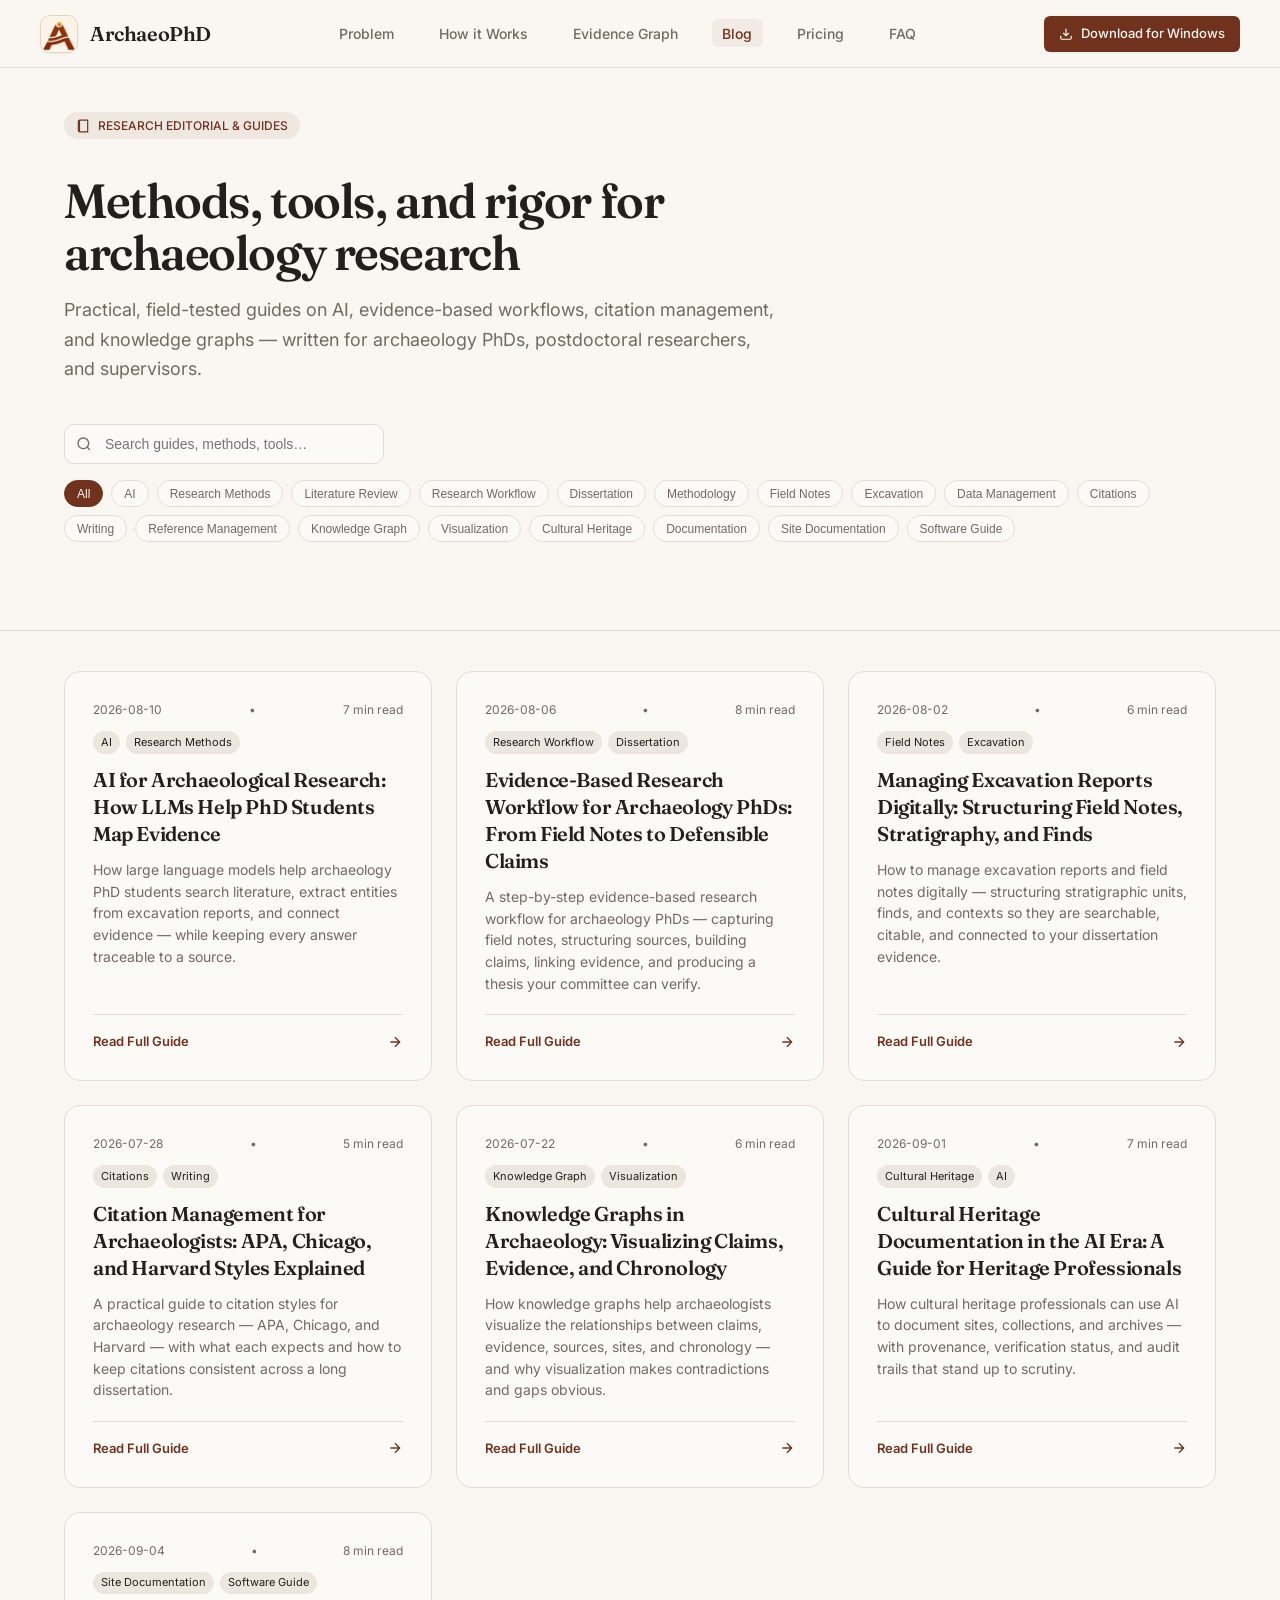
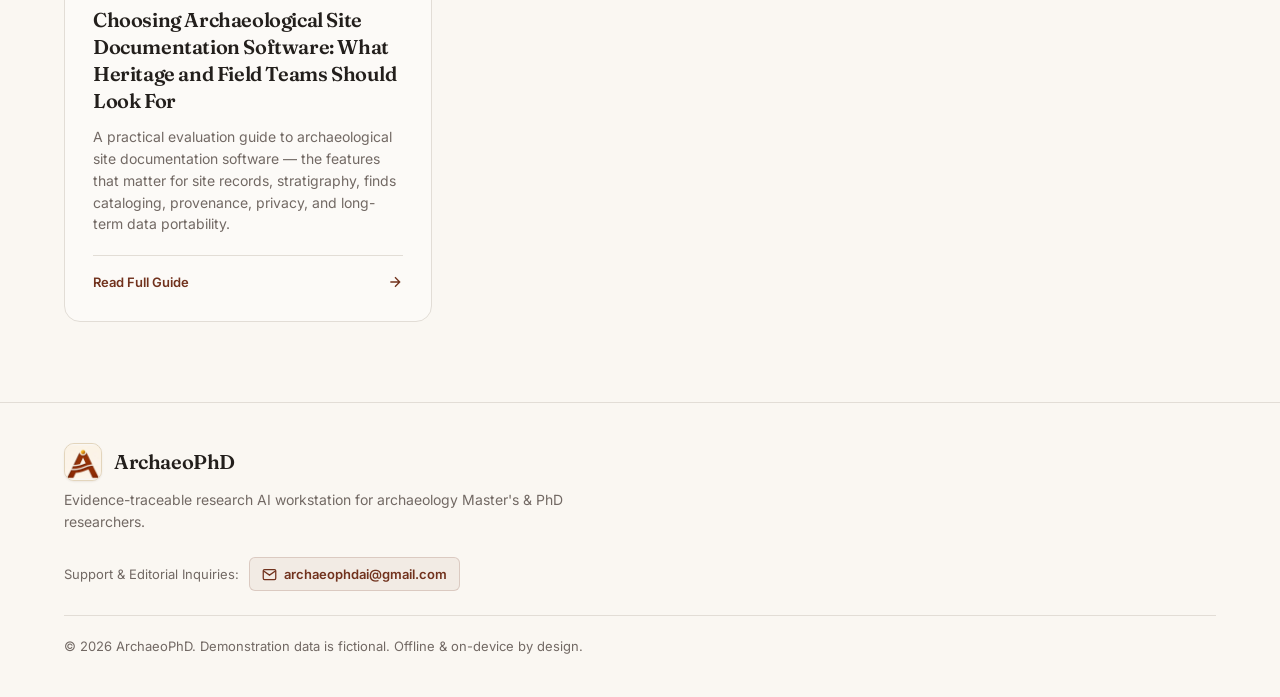
<file: blog/index.html>
<!doctype html>
<html lang="en">
<head>
  <meta charset="utf-8" />
  <meta name="viewport" content="width=device-width, initial-scale=1.0" />
  <title>ArchaeoPhD Research Blog — Methods, AI & Evidence Workflows</title>
  <meta name="description" content="Guides on AI for archaeological research, evidence-based workflows, citation management, excavation data, and knowledge graphs — for archaeology PhDs and supervisors." />
  <link rel="icon" type="image/png" href="/app-logo-mark.png" />
  <link rel="apple-touch-icon" href="/app-logo-mark.png" />
  <link rel="stylesheet" href="/styles.css" />
  <script src="/blog/blog-data.js"></script>
  <style>
    .blog-hero {
      padding-top: 7rem;
      padding-bottom: 3.5rem;
      border-bottom: 1px solid var(--border);
      background: radial-gradient(circle at 1px 1px, rgba(35, 31, 28, 0.035) 1px, transparent 0);
      background-size: 22px 22px;
    }
    .blog-filter-bar {
      display: flex;
      flex-wrap: wrap;
      align-items: center;
      justify-content: space-between;
      gap: 1rem;
      margin: 2.5rem 0 2rem;
    }
    .blog-search-box {
      position: relative;
      width: 100%;
      max-width: 320px;
    }
    .blog-search-box input {
      width: 100%;
      height: 2.5rem;
      padding: 0 1rem 0 2.5rem;
      border-radius: var(--radius);
      border: 1px solid var(--border);
      background: var(--card);
      color: var(--foreground);
      font-size: 0.875rem;
      outline: none;
      transition: border-color 0.15s ease;
    }
    .blog-search-box input:focus {
      border-color: var(--primary);
    }
    .blog-search-icon {
      position: absolute;
      left: 0.75rem;
      top: 50%;
      transform: translateY(-50%);
      color: var(--muted-foreground);
    }
    .blog-tag-pill {
      font-size: 0.75rem;
      padding: 0.35rem 0.75rem;
      border-radius: var(--radius-full);
      border: 1px solid var(--border);
      background: var(--card);
      color: var(--muted-foreground);
      cursor: pointer;
      transition: all 0.15s ease;
    }
    .blog-tag-pill:hover, .blog-tag-pill.active {
      background: var(--primary);
      color: var(--primary-foreground);
      border-color: var(--primary);
    }
    .blog-grid {
      display: grid;
      grid-template-columns: repeat(auto-fill, minmax(340px, 1fr));
      gap: 1.5rem;
      margin-bottom: 5rem;
    }
    .blog-card {
      background: var(--card);
      border: 1px solid var(--border);
      border-radius: var(--radius-lg);
      padding: 1.75rem;
      display: flex;
      flex-direction: column;
      justify-content: space-between;
      transition: transform 0.15s ease, box-shadow 0.15s ease, border-color 0.15s ease;
      cursor: pointer;
      text-decoration: none;
      color: inherit;
    }
    .blog-card:hover {
      transform: translateY(-2px);
      box-shadow: 0 8px 24px -4px rgba(35, 31, 28, 0.08);
      border-color: var(--primary);
    }
    .blog-card-meta {
      display: flex;
      align-items: center;
      gap: 0.75rem;
      font-size: 0.75rem;
      color: var(--muted-foreground);
      margin-bottom: 0.75rem;
    }
    .blog-card-title {
      font-family: var(--font-display);
      font-size: 1.25rem;
      font-weight: 600;
      line-height: 1.35;
      margin-bottom: 0.75rem;
      color: var(--foreground);
    }
    .blog-card-desc {
      font-size: 0.875rem;
      color: var(--muted-foreground);
      line-height: 1.55;
      margin-bottom: 1.25rem;
      flex-grow: 1;
    }
    .blog-card-footer {
      display: flex;
      align-items: center;
      justify-content: space-between;
      border-top: 1px solid var(--border);
      padding-top: 1rem;
      font-size: 0.8125rem;
      font-weight: 600;
      color: var(--primary);
    }
    
    /* Article Reader Mode */
    #article-reader {
      display: none;
      padding-top: 7rem;
      padding-bottom: 6rem;
    }
    .article-container {
      max-width: 760px;
      margin: 0 auto;
      padding: 0 1.5rem;
    }
    .article-header {
      margin-bottom: 2.5rem;
    }
    .article-title {
      font-family: var(--font-display);
      font-size: 2.5rem;
      font-weight: 700;
      line-height: 1.2;
      letter-spacing: -0.02em;
      margin: 1rem 0;
      color: var(--foreground);
    }
    .article-body {
      font-family: "Garamond", "Georgia", serif;
      font-size: 1.125rem;
      line-height: 1.8;
      color: var(--foreground);
    }
    .article-body h2 {
      font-family: var(--font-display);
      font-size: 1.75rem;
      font-weight: 700;
      margin: 2.5rem 0 1rem;
      border-bottom: 1px solid var(--border);
      padding-bottom: 0.5rem;
      line-height: 1.3;
    }
    .article-body h3 {
      font-family: var(--font-display);
      font-size: 1.35rem;
      font-weight: 600;
      margin: 2rem 0 0.75rem;
    }
    .article-body p {
      margin-bottom: 1.5rem;
      text-align: justify;
    }
    .article-body blockquote {
      margin: 1.75rem 0;
      padding: 0.75rem 1.5rem;
      border-left: 3px solid var(--primary);
      background: rgba(113, 50, 29, 0.04);
      font-style: italic;
    }
    .article-body ul, .article-body ol {
      margin: 1rem 0 1.5rem 2rem;
    }
    .article-body li {
      margin-bottom: 0.5rem;
    }
    .article-body strong {
      font-weight: 700;
    }
  </style>
</head>

<body>

  <!-- Sticky Navbar -->
  <header class="navbar" id="main-navbar">
    <div class="navbar-inner">
      <a href="/" class="nav-brand">
        <span class="nav-brand-plaque">
          <img src="/app-logo-mark.png" alt="ArchaeoPhD Logo" width="36" height="36" class="nav-brand-logo-img" />
        </span>
        <span class="nav-brand-text">ArchaeoPhD</span>
      </a>

      <nav class="nav-menu">
        <ul class="nav-links">
          <li><a href="/problem" class="nav-link">Problem</a></li>
          <li><a href="/how" class="nav-link">How it Works</a></li>
          <li><a href="/graph" class="nav-link">Evidence Graph</a></li>
          <li><a href="/blog" class="nav-link active">Blog</a></li>
          <li><a href="/pricing" class="nav-link">Pricing</a></li>
          <li><a href="/faq" class="nav-link">FAQ</a></li>
        </ul>
      </nav>

      <div class="nav-actions">
        <a href="/downloads/ArchaeoPhD-Setup.exe" download="ArchaeoPhD-Setup.exe" class="btn btn-primary btn-sm">
          <svg width="14" height="14" viewBox="0 0 24 24" fill="none" stroke="currentColor" stroke-width="2"><path d="M21 15v4a2 2 0 0 1-2 2H5a2 2 0 0 1-2-2v-4M7 10l5 5 5-5M12 15V3"/></svg>
          Download for Windows
        </a>
      </div>
    </div>
  </header>

  <!-- VIEW 1: Blog Hub List -->
  <main id="blog-hub-view">
    <section class="blog-hero">
      <div class="container">
        <div class="pill-badge" style="margin-bottom: 1rem;">
          <svg width="14" height="14" viewBox="0 0 24 24" fill="none" stroke="currentColor" stroke-width="2"><path d="M4 19.5v-15A2.5 2.5 0 0 1 6.5 2H20v20H6.5a2.5 2.5 0 0 1-2.5-2.5Z"/><path d="M6 2v20"/></svg>
          <span>RESEARCH EDITORIAL & GUIDES</span>
        </div>
        <h1 class="hero-title" style="max-width: 800px; font-size: 3rem; margin-bottom: 1rem;">
          Methods, tools, and rigor for archaeology research
        </h1>
        <p class="hero-desc" style="max-width: 720px; font-size: 1.125rem;">
          Practical, field-tested guides on AI, evidence-based workflows, citation management, and knowledge graphs — written for archaeology PhDs, postdoctoral researchers, and supervisors.
        </p>

        <!-- Search & Filter Bar -->
        <div class="blog-filter-bar">
          <div class="blog-search-box">
            <svg class="blog-search-icon" width="16" height="16" viewBox="0 0 24 24" fill="none" stroke="currentColor" stroke-width="2"><circle cx="11" cy="11" r="8"/><path d="m21 21-4.3-4.3"/></svg>
            <input type="text" id="blog-search-input" placeholder="Search guides, methods, tools…" />
          </div>

          <div id="blog-tags-container" style="display: flex; flex-wrap: wrap; gap: 0.5rem;">
            <!-- Dynamically populated tags -->
          </div>
        </div>
      </div>
    </section>

    <div class="container" style="margin-top: 2.5rem;">
      <div id="blog-posts-grid" class="blog-grid">
        <!-- Dynamically rendered blog cards -->
      </div>
    </div>
  </main>

  <!-- VIEW 2: Full Article Reader -->
  <article id="article-reader">
    <div class="article-container">
      <button id="btn-back-to-blog" class="btn btn-secondary btn-sm" style="margin-bottom: 2rem; display: inline-flex; align-items: center; gap: 0.5rem;">
        <svg width="14" height="14" viewBox="0 0 24 24" fill="none" stroke="currentColor" stroke-width="2"><path d="m15 18-6-6 6-6"/></svg>
        All Articles
      </button>

      <div class="article-header">
        <div id="article-tags" style="display: flex; gap: 0.5rem; margin-bottom: 1rem; flex-wrap: wrap;"></div>
        <h1 id="article-title" class="article-title"></h1>
        <div style="display: flex; align-items: center; gap: 0.75rem; font-size: 0.875rem; color: var(--muted-foreground);">
          <span>ArchaeoPhD Editorial</span>
          <span>•</span>
          <span id="article-date"></span>
          <span>•</span>
          <span id="article-rt"></span>
        </div>
      </div>

      <div id="article-content" class="article-body"></div>

      <!-- Continue Reading Related Guides -->
      <section style="margin-top: 4rem; padding-top: 2.5rem; border-top: 1px solid var(--border);">
        <h2 style="font-family: var(--font-display); font-size: 1.5rem; margin-bottom: 1.5rem;">Continue Reading</h2>
        <div id="article-related-grid" style="display: grid; grid-template-columns: repeat(auto-fit, minmax(300px, 1fr)); gap: 1rem;"></div>
      </section>

      <!-- CTA Band -->
      <div class="card" style="margin-top: 3.5rem; padding: 2.5rem; text-align: center; background: var(--secondary);">
        <h2 style="font-family: var(--font-display); font-size: 1.75rem; margin-bottom: 0.75rem;">Put these methods to work</h2>
        <p style="color: var(--muted-foreground); margin-bottom: 1.5rem;">Start your research project and connect your evidence with the native offline desktop workstation.</p>
        <div style="display: flex; justify-content: center; gap: 1rem; flex-wrap: wrap;">
          <a href="/downloads/ArchaeoPhD-Setup.exe" download="ArchaeoPhD-Setup.exe" class="btn btn-primary btn-md">
            Download for Windows
          </a>
        </div>
      </div>
    </div>
  </article>

  <!-- Footer -->
  <footer class="footer">
    <div class="container footer-container">
      <div class="footer-brand">
        <a href="/" class="nav-brand">
          <span class="nav-brand-plaque">
            <img src="/app-logo-mark.png" alt="ArchaeoPhD Logo" width="36" height="36" class="nav-brand-logo-img" />
          </span>
          <span class="nav-brand-text">ArchaeoPhD</span>
        </a>
        <p class="footer-tagline">
          Evidence-traceable research AI workstation for archaeology Master's & PhD researchers.
        </p>
      </div>

      <div class="footer-support">
        <span class="footer-support-label">Support &amp; Editorial Inquiries:</span>
        <a href="mailto:archaeophdai@gmail.com" class="footer-support-link">
          <svg width="15" height="15" viewBox="0 0 24 24" fill="none" stroke="currentColor" stroke-width="2"><path d="M4 4h16c1.1 0 2 .9 2 2v12c0 1.1-.9 2-2 2H4c-1.1 0-2-.9-2-2V6c0-1.1.9-2 2-2z"/><polyline points="22,6 12,13 2,6"/></svg>
          archaeophdai@gmail.com
        </a>
      </div>

      <div class="footer-bottom">
        <p class="footer-copyright">
          &copy; 2026 ArchaeoPhD. Demonstration data is fictional. Offline & on-device by design.
        </p>
      </div>
    </div>
  </footer>

  <script>
    (function () {
      var posts = window.archaeoBlogPosts || [];
      var activeTag = 'All';
      var searchQuery = '';

      var hubView = document.getElementById('blog-hub-view');
      var readerView = document.getElementById('article-reader');
      var gridEl = document.getElementById('blog-posts-grid');
      var tagsEl = document.getElementById('blog-tags-container');
      var searchInput = document.getElementById('blog-search-input');
      var backBtn = document.getElementById('btn-back-to-blog');

      // 1. Extract Unique Tags
      var allTags = new Set();
      posts.forEach(function (p) {
        (p.tags || []).forEach(function (t) { allTags.add(t); });
      });
      var tagsList = ['All'].concat(Array.from(allTags));

      function renderTags() {
        tagsEl.innerHTML = tagsList.map(function (t) {
          return '<button class="blog-tag-pill ' + (t === activeTag ? 'active' : '') + '" data-tag="' + t + '">' + t + '</button>';
        }).join('');

        tagsEl.querySelectorAll('[data-tag]').forEach(function (btn) {
          btn.onclick = function () {
            activeTag = btn.getAttribute('data-tag');
            renderTags();
            renderPosts();
          };
        });
      }

      // 2. Render Blog Cards
      function renderPosts() {
        var q = searchQuery.toLowerCase().trim();
        var filtered = posts.filter(function (p) {
          var matchTag = activeTag === 'All' || (p.tags || []).indexOf(activeTag) !== -1;
          var matchQuery = !q || p.title.toLowerCase().indexOf(q) !== -1 || p.description.toLowerCase().indexOf(q) !== -1 || (p.keywords || []).some(function(k){ return k.toLowerCase().indexOf(q) !== -1; });
          return matchTag && matchQuery;
        });

        if (filtered.length === 0) {
          gridEl.innerHTML = '<div style="grid-column: 1/-1; padding: 3rem; text-align: center; color: var(--muted-foreground);">No articles found matching your search. Try another keyword.</div>';
          return;
        }

        gridEl.innerHTML = filtered.map(function (p) {
          return `
            <div class="blog-card" onclick="openArticle('${p.slug}')">
              <div>
                <div class="blog-card-meta">
                  <span>${p.date}</span>
                  <span>•</span>
                  <span>${p.readingTime}</span>
                </div>
                <div style="display: flex; gap: 0.35rem; margin-bottom: 0.75rem; flex-wrap: wrap;">
                  ${(p.tags || []).slice(0, 2).map(function(t){ return '<span style="font-size: 0.6875rem; padding: 0.15rem 0.5rem; border-radius: 9999px; background: var(--secondary); color: var(--foreground);">' + t + '</span>'; }).join('')}
                </div>
                <h3 class="blog-card-title">${p.title}</h3>
                <p class="blog-card-desc">${p.description}</p>
              </div>
              <div class="blog-card-footer">
                <span>Read Full Guide</span>
                <svg width="16" height="16" viewBox="0 0 24 24" fill="none" stroke="currentColor" stroke-width="2"><path d="M5 12h14M12 5l7 7-7 7"/></svg>
              </div>
            </div>
          `;
        }).join('');
      }

      // Simple Markdown Parser for Article Content
      function parseMarkdown(md) {
        if (!md) return '';
        var html = md
          .replace(/^### (.*$)/gim, '<h3>$1</h3>')
          .replace(/^## (.*$)/gim, '<h2>$1</h2>')
          .replace(/^# (.*$)/gim, '<h1>$1</h1>')
          .replace(/^\> (.*$)/gim, '<blockquote>$1</blockquote>')
          .replace(/\*\*(.*?)\*\*/g, '<strong>$1</strong>')
          .replace(/\*(.*?)\*/g, '<em>$1</em>')
          .replace(/\[(.*?)\]\((.*?)\)/g, '<a href="$2" class="text-primary font-500 hover:underline">$1</a>')
          .replace(/^\- (.*$)/gim, '<li>$1</li>');
        
        var paragraphs = html.split('\n\n');
        return paragraphs.map(function(p) {
          p = p.trim();
          if (p.startsWith('<h') || p.startsWith('<blockquote') || p.startsWith('<li>')) return p;
          return '<p>' + p + '</p>';
        }).join('');
      }

      window.openArticle = function (slug, push) {
        var post = posts.find(function (p) { return p.slug === slug; });
        if (!post) return;

        if (push !== false) {
          try {
            history.pushState({ slug: slug }, '', '/blog/' + slug);
          } catch (e) {}
        }
        document.title = post.title + ' — ArchaeoPhD Research';

        document.getElementById('article-title').innerText = post.title;
        document.getElementById('article-date').innerText = post.date;
        document.getElementById('article-rt').innerText = post.readingTime;
        document.getElementById('article-tags').innerHTML = (post.tags || []).map(function(t){
          return '<span style="font-size: 0.75rem; padding: 0.25rem 0.65rem; border-radius: 9999px; background: var(--secondary); color: var(--foreground); font-weight: 500;">' + t + '</span>';
        }).join('');

        document.getElementById('article-content').innerHTML = parseMarkdown(post.content);

        // Related Posts
        var related = posts.filter(function (p) { return p.slug !== slug; }).slice(0, 2);
        document.getElementById('article-related-grid').innerHTML = related.map(function (r) {
          return `
            <div class="card" style="padding: 1.25rem; cursor: pointer;" onclick="openArticle('${r.slug}')">
              <div style="font-size: 0.75rem; color: var(--muted-foreground); margin-bottom: 0.25rem;">${r.readingTime}</div>
              <h4 style="font-size: 1rem; font-weight: 600; margin-bottom: 0.5rem;">${r.title}</h4>
              <span style="font-size: 0.8125rem; font-weight: 600; color: var(--primary);">Read guide &rarr;</span>
            </div>
          `;
        }).join('');

        hubView.style.display = 'none';
        readerView.style.display = 'block';
        window.scrollTo({ top: 0, behavior: 'smooth' });
      };

      backBtn.onclick = function () {
        try {
          history.pushState({}, '', '/blog');
        } catch (e) {}
        document.title = 'ArchaeoPhD Research Blog — Methods, AI & Evidence Workflows';
        readerView.style.display = 'none';
        hubView.style.display = 'block';
        window.scrollTo({ top: 0, behavior: 'smooth' });
      };

      if (searchInput) {
        searchInput.oninput = function () {
          searchQuery = searchInput.value;
          renderPosts();
        };
      }

      // Handle clean URL routing & immediately clean up any legacy hashes
      function handleRoute() {
        var pathname = window.location.pathname;
        var hash = (window.location.hash || '').replace(/^#\/?/, '').trim();
        var slug = '';

        // If user came via an old hash link (e.g. /blog/#some-slug), immediately convert to clean /blog/some-slug
        if (hash) {
          slug = hash;
          try {
            history.replaceState({ slug: slug }, '', '/blog/' + slug);
          } catch (e) {}
        } else {
          // Parse slug from clean pathname: /blog/slug or /blog/slug/
          var match = pathname.match(/^\/blog\/([^\/]+)/);
          if (match && match[1] && match[1] !== 'index.html') {
            slug = match[1];
          }
        }

        if (slug) {
          openArticle(slug, false);
        } else {
          document.title = 'ArchaeoPhD Research Blog — Methods, AI & Evidence Workflows';
          readerView.style.display = 'none';
          hubView.style.display = 'block';
        }
      }

      window.addEventListener('popstate', handleRoute);
      window.addEventListener('hashchange', handleRoute);

      renderTags();
      renderPosts();
      handleRoute();
    })();
  </script>
</body>
</html>
</file>
<file: styles.css>
@import url('https://fonts.googleapis.com/css2?family=Fraunces:ital,opsz,wght@0,9..144,400;0,9..144,500;0,9..144,600;0,9..144,700;1,9..144,400;1,9..144,600&family=Inter:wght@400;500;600;700&display=swap');

/* ==========================================================================
   ArchaeoPhD Design System (Faithful Mirror of frontend & app theme)
   Warm archaeological parchment, terracotta pottery rust, Fraunces serif
   ========================================================================== */

:root {
  --background: #FAF7F2;
  --foreground: #231F1C;
  --card: #FCFAF7;
  --card-foreground: #231F1C;
  --popover: #FCFAF7;
  --popover-foreground: #231F1C;
  --primary: #71321D;
  --primary-hover: #8C3E24;
  --primary-foreground: #FAF7F2;
  --secondary: #ECE7DE;
  --secondary-foreground: #231F1C;
  --muted: #EFECE5;
  --muted-foreground: #726964;
  --accent: #A16328;
  --accent-hover: #B87332;
  --accent-foreground: #FAF7F2;
  --destructive: #B92828;
  --destructive-foreground: #FAF7F2;
  --border: #E2DDD6;
  --input: #E2DDD6;
  --ring: #71321D;
  --chart-1: #94462A;
  --chart-2: #376C63;
  --chart-3: #B57434;
  --chart-4: #4A6B82;
  --chart-5: #7A5B8A;
  --radius: 0.625rem;
  --radius-sm: 0.375rem;
  --radius-lg: 1rem;
  --radius-full: 9999px;
  
  --font-heading: 'Fraunces', ui-serif, Georgia, serif;
  --font-display: 'Fraunces', ui-serif, Georgia, serif;
  --font-body: 'Inter', ui-sans-serif, system-ui, -apple-system, sans-serif;
  --font-mono: ui-monospace, SFMono-Regular, Menlo, Monaco, Consolas, monospace;
}

/* Reset & Base */
*, *::before, *::after {
  box-sizing: border-box;
  margin: 0;
  padding: 0;
}

html {
  scroll-behavior: smooth;
  font-size: 16px;
  background-color: var(--background);
  min-height: 100%;
}

body {
  background-color: var(--background);
  color: var(--foreground);
  font-family: var(--font-body);
  line-height: 1.6;
  -webkit-font-smoothing: antialiased;
  -moz-osx-font-smoothing: grayscale;
  overflow-x: hidden;
  margin: 0;
  padding: 0;
  min-height: 100vh;
}

h1, h2, h3, h4, h5, h6 {
  font-family: var(--font-heading);
  color: var(--foreground);
  font-weight: 600;
  letter-spacing: -0.02em;
  line-height: 1.2;
}

a {
  color: inherit;
  text-decoration: none;
}

/* Paper Grain Texture */
.paper-grain {
  background-image: radial-gradient(circle at 1px 1px, rgba(35, 31, 28, 0.035) 1px, transparent 0);
  background-size: 22px 22px;
}

/* Container */
.container {
  max-width: 1200px;
  margin: 0 auto;
  padding: 0 1.5rem;
}

/* Typography Utilities */
.font-display {
  font-family: var(--font-display);
}

.text-primary {
  color: var(--primary);
}

.text-accent {
  color: var(--accent);
}

.text-muted {
  color: var(--muted-foreground);
}

/* Buttons */
.btn {
  display: inline-flex;
  align-items: center;
  justify-content: center;
  gap: 0.5rem;
  font-family: var(--font-body);
  font-size: 0.9375rem;
  font-weight: 500;
  padding: 0.625rem 1.25rem;
  border-radius: var(--radius);
  cursor: pointer;
  border: 1px solid transparent;
  transition: all 0.15s ease-in-out;
  text-decoration: none;
  line-height: 1.3;
}

.btn-primary {
  background-color: var(--primary);
  color: var(--primary-foreground);
  box-shadow: 0 1px 2px rgba(0, 0, 0, 0.05);
}

.btn-primary:hover {
  background-color: var(--primary-hover);
  color: var(--primary-foreground);
  transform: translateY(-1px);
  box-shadow: 0 4px 12px rgba(113, 50, 29, 0.22);
}

.btn-secondary {
  background-color: var(--card);
  color: var(--foreground);
  border-color: var(--border);
}

.btn-secondary:hover {
  background-color: var(--secondary);
  border-color: rgba(35, 31, 28, 0.18);
  color: var(--foreground);
}

.btn-outline {
  background-color: transparent;
  color: var(--foreground);
  border-color: var(--border);
}

.btn-outline:hover {
  background-color: var(--muted);
  border-color: rgba(35, 31, 28, 0.2);
}

.btn-lg {
  height: 3rem;
  padding: 0 1.5rem;
  font-size: 1rem;
  font-weight: 600;
  border-radius: var(--radius);
}

.btn-sm {
  height: 2.25rem;
  padding: 0 0.875rem;
  font-size: 0.8125rem;
  border-radius: var(--radius-sm);
}

/* Badges & Pills */
.pill-badge {
  display: inline-flex;
  align-items: center;
  gap: 0.5rem;
  padding: 0.25rem 0.75rem;
  border-radius: var(--radius-full);
  background-color: rgba(113, 50, 29, 0.08);
  color: var(--primary);
  font-size: 0.75rem;
  font-weight: 500;
}

.tag-label {
  font-size: 0.8125rem;
  font-weight: 600;
  text-transform: uppercase;
  letter-spacing: 0.06em;
  color: var(--accent);
  margin-bottom: 0.75rem;
  display: inline-block;
}

/* =========================================================================
   Navigation Bar (Mirror of LandingNav.jsx)
   ========================================================================= */
/* =========================================================================
   Navbar Layout (Full-Width Edge-to-Edge with Centered Links)
   ========================================================================= */
.navbar {
  position: fixed;
  top: 0;
  left: 0;
  right: 0;
  height: 4.25rem;
  background-color: rgba(250, 247, 242, 0.94);
  backdrop-filter: blur(14px);
  -webkit-backdrop-filter: blur(14px);
  border-bottom: 1px solid var(--border);
  z-index: 100;
  transition: all 0.2s ease;
}

.navbar .container,
.navbar-inner,
.navbar-container {
  width: 100% !important;
  max-width: 100% !important;
  height: 100%;
  padding: 0 2.5rem !important;
  margin: 0 !important;
  display: flex;
  align-items: center;
  justify-content: space-between;
  box-sizing: border-box;
}

/* 1. Far Left: Logo & Brand Name */
.nav-brand {
  display: inline-flex;
  align-items: center;
  gap: 0.75rem;
  text-decoration: none;
  flex-shrink: 0;
  z-index: 2;
}

.nav-brand-plaque {
  position: relative;
  display: inline-flex;
  align-items: center;
  justify-content: center;
  width: 2.375rem;
  height: 2.375rem;
  border-radius: 0.625rem;
  background-color: #F5F0E6;
  border: 1px solid #E3D5BC;
  box-shadow: 0 1px 2px rgba(74, 55, 40, 0.08);
  overflow: hidden;
  transition: transform 0.15s ease;
}

.nav-brand-logo-img {
  width: 100%;
  height: 100%;
  object-fit: cover;
  display: block;
}

.nav-brand:hover .nav-brand-plaque {
  transform: translateY(-1px);
}

.nav-brand-text {
  font-family: var(--font-display);
  font-size: 1.25rem;
  font-weight: 600;
  letter-spacing: -0.02em;
  color: var(--foreground);
}

/* 2. Middle: Navigation Links (Gracefully Centered with Breathing Room) */
.nav-menu {
  flex: 1 1 auto;
  display: flex;
  justify-content: center;
  align-items: center;
  margin: 0 2rem;
}

.nav-links {
  display: flex;
  align-items: center;
  justify-content: center;
  gap: 1.5rem;
  list-style: none;
  margin: 0;
  padding: 0;
}

.nav-link {
  font-size: 0.875rem;
  font-weight: 500;
  color: var(--muted-foreground);
  text-decoration: none;
  padding: 0.35rem 0.65rem;
  border-radius: var(--radius-sm);
  transition: color 0.15s ease, background-color 0.15s ease;
  white-space: nowrap;
}

.nav-link:hover,
.nav-link.active {
  color: var(--primary);
  background-color: rgba(113, 50, 29, 0.06);
}

/* 3. Far Right: Action Buttons (Explore Demo & Download for Windows) */
.nav-actions {
  display: inline-flex;
  align-items: center;
  gap: 0.75rem;
  flex-shrink: 0;
  margin-left: auto;
  z-index: 2;
}

/* =========================================================================
   Hero Section (Mirror of Hero.jsx)
   ========================================================================= */
.hero {
  position: relative;
  padding-top: 8rem;
  padding-bottom: 5.5rem;
  overflow: hidden;
}

.hero-glow {
  position: absolute;
  top: -10rem;
  right: -10rem;
  width: 36rem;
  height: 36rem;
  border-radius: 50%;
  background-color: rgba(161, 99, 40, 0.08);
  filter: blur(80px);
  pointer-events: none;
}

.hero-grid {
  display: grid;
  grid-template-columns: 1fr 1fr;
  gap: 3rem;
  align-items: center;
}

.hero-title {
  font-family: var(--font-display);
  font-size: 3.25rem;
  font-weight: 600;
  line-height: 1.08;
  letter-spacing: -0.03em;
  color: var(--foreground);
  margin-top: 1.25rem;
  margin-bottom: 1.5rem;
}

.hero-title .highlight {
  color: var(--primary);
  font-style: italic;
}

.hero-desc {
  font-size: 1.125rem;
  color: var(--muted-foreground);
  line-height: 1.65;
  max-width: 34rem;
  margin-bottom: 2rem;
}

.hero-cta-group {
  display: flex;
  flex-wrap: wrap;
  align-items: center;
  gap: 0.875rem;
  margin-bottom: 1.25rem;
}

.hero-meta-badges {
  display: flex;
  flex-wrap: wrap;
  align-items: center;
  gap: 1.25rem;
  font-size: 0.78125rem;
  color: var(--muted-foreground);
}

.hero-meta-badges span {
  display: inline-flex;
  align-items: center;
  gap: 0.375rem;
}

.hero-meta-badges svg {
  color: var(--primary);
}

/* Hero Visual Card (Graph Motif) */
.hero-visual-card {
  position: relative;
  background: linear-gradient(135deg, var(--card) 0%, var(--background) 100%);
  border: 1px solid var(--border);
  border-radius: 1.5rem;
  box-shadow: 0 16px 36px rgba(74, 55, 40, 0.08);
  padding: 2rem;
}

.hero-visual-tags {
  display: flex;
  flex-wrap: wrap;
  gap: 0.5rem;
  justify-content: center;
  margin-top: 1rem;
}

.hero-visual-tag {
  font-size: 0.6875rem;
  padding: 0.25rem 0.625rem;
  border-radius: var(--radius-full);
  background-color: var(--muted);
  color: var(--muted-foreground);
  border: 1px solid var(--border);
}

/* =========================================================================
   Social Proof Trust Bar (Mirror of SocialProof.jsx)
   ========================================================================= */
.social-proof {
  border-top: 1px solid var(--border);
  border-bottom: 1px solid var(--border);
  background-color: rgba(236, 231, 222, 0.4);
  padding: 1.25rem 0;
}

.social-proof-grid {
  display: grid;
  grid-template-columns: repeat(4, 1fr);
  gap: 1rem;
}

.social-proof-item {
  display: flex;
  align-items: center;
  gap: 0.625rem;
  font-size: 0.875rem;
  color: rgba(35, 31, 28, 0.75);
  font-weight: 500;
}

.social-proof-item svg {
  color: var(--primary);
  flex-shrink: 0;
}

/* =========================================================================
   Standard Section Styling
   ========================================================================= */
.section {
  padding: 5rem 0;
  border-top: 1px solid var(--border);
}

.section-alt {
  background-color: rgba(239, 236, 229, 0.35);
}

.section-header {
  max-width: 42rem;
  margin-bottom: 3rem;
}

.section-header.center {
  margin-left: auto;
  margin-right: auto;
  text-align: center;
}

.section-title {
  font-family: var(--font-display);
  font-size: 2.25rem;
  font-weight: 600;
  letter-spacing: -0.02em;
  line-height: 1.15;
}

.section-subtitle {
  margin-top: 0.875rem;
  font-size: 1.0625rem;
  color: var(--muted-foreground);
  line-height: 1.6;
}

/* Problem Cards */
.cards-grid-3 {
  display: grid;
  grid-template-columns: repeat(3, 1fr);
  gap: 1.5rem;
}

.cards-grid-2 {
  display: grid;
  grid-template-columns: repeat(2, 1fr);
  gap: 1.5rem;
}

.cards-grid-4 {
  display: grid;
  grid-template-columns: repeat(4, 1fr);
  gap: 1.5rem;
}

.card {
  background-color: var(--card);
  border: 1px solid var(--border);
  border-radius: 1rem;
  padding: 1.75rem;
  box-shadow: 0 1px 3px rgba(0, 0, 0, 0.03);
  position: relative;
}

.card-icon-box {
  width: 2.75rem;
  height: 2.75rem;
  border-radius: 0.625rem;
  background-color: rgba(113, 50, 29, 0.1);
  color: var(--primary);
  display: flex;
  align-items: center;
  justify-content: center;
  margin-bottom: 1.25rem;
}

.card-icon-box.accent {
  background-color: rgba(161, 99, 40, 0.12);
  color: var(--accent);
}

.card-title {
  font-family: var(--font-heading);
  font-size: 1.1875rem;
  font-weight: 600;
  margin-bottom: 0.5rem;
}

.card-text {
  font-size: 0.875rem;
  color: var(--muted-foreground);
  line-height: 1.6;
}

/* Feature 2-Column Showcase */
.showcase-row {
  display: grid;
  grid-template-columns: 1fr 1fr;
  gap: 3.5rem;
  align-items: center;
  padding: 4.5rem 0;
  border-top: 1px solid var(--border);
}

.showcase-row:first-child {
  border-top: none;
  padding-top: 0;
}

/* Interactive Lab Tabs */
.lab-card {
  background-color: var(--card);
  border: 1px solid var(--border);
  border-radius: 1.25rem;
  padding: 2rem;
  box-shadow: 0 4px 16px rgba(74, 55, 40, 0.05);
}

.lab-tabs-header {
  display: flex;
  gap: 0.5rem;
  border-bottom: 1px solid var(--border);
  margin-bottom: 1.5rem;
  padding-bottom: 0.75rem;
}

.lab-tab-btn {
  background: transparent;
  border: none;
  padding: 0.5rem 1rem;
  font-family: var(--font-body);
  font-size: 0.875rem;
  font-weight: 600;
  color: var(--muted-foreground);
  cursor: pointer;
  border-radius: var(--radius-sm);
  transition: all 0.15s ease;
}

.lab-tab-btn.active {
  background-color: var(--primary);
  color: var(--primary-foreground);
  box-shadow: 0 2px 6px rgba(113, 50, 29, 0.2);
}

.lab-tab-pane {
  display: none;
}

.lab-tab-pane.active {
  display: block;
}

/* Interactive Inputs */
.form-input, .form-select {
  width: 100%;
  padding: 0.65rem 0.875rem;
  border: 1px solid var(--border);
  border-radius: var(--radius-sm);
  background-color: var(--background);
  color: var(--foreground);
  font-family: var(--font-body);
  font-size: 0.875rem;
  outline: none;
  transition: border-color 0.15s ease;
}

.form-input:focus, .form-select:focus {
  border-color: var(--primary);
}

/* =========================================================================
   Pricing Currency Switcher
   ========================================================================= */
.pricing-toggle-wrap {
  display: inline-flex;
  align-items: center;
  background-color: #ede8e1;
  padding: 0.35rem;
  border-radius: 9999px;
  border: 1.5px solid rgba(113, 50, 29, 0.18);
  margin-top: 1.5rem;
  box-shadow: inset 0 2px 4px rgba(0, 0, 0, 0.06);
}

.curr-btn {
  border: none;
  outline: none;
  background: transparent;
  color: #57534e;
  font-family: var(--font-body);
  font-size: 0.875rem;
  font-weight: 500;
  padding: 0.55rem 1.35rem;
  border-radius: 9999px;
  cursor: pointer;
  transition: all 0.2s cubic-bezier(0.16, 1, 0.3, 1);
  display: inline-flex;
  align-items: center;
  gap: 0.5rem;
  user-select: none;
}

.curr-btn .curr-indicator {
  display: inline-block;
  width: 8px;
  height: 8px;
  border-radius: 50%;
  border: 2px solid #a8a29e;
  background-color: transparent;
  transition: all 0.2s ease;
}

.curr-btn:hover:not(.active) {
  color: #1c1917;
  background-color: rgba(35, 31, 28, 0.06);
}

.curr-btn.active {
  background-color: #71321d !important;
  color: #ffffff !important;
  font-weight: 700 !important;
  box-shadow: 0 3px 10px rgba(113, 50, 29, 0.45), 0 1px 2px rgba(0, 0, 0, 0.15) !important;
}

.curr-btn.active .curr-indicator {
  border-color: #ffffff !important;
  background-color: #ffffff !important;
  box-shadow: 0 0 6px rgba(255, 255, 255, 0.8) !important;
}

/* Pricing Grid (Mirror of Pricing.jsx) */
.pricing-grid {
  display: grid;
  grid-template-columns: repeat(3, 1fr);
  gap: 1.5rem;
  margin-top: 3rem;
}

.pricing-card {
  position: relative;
  background-color: var(--card);
  border: 1px solid var(--border);
  border-radius: 1rem;
  padding: 2rem;
  display: flex;
  flex-direction: column;
}

.pricing-card.featured {
  border-color: var(--primary);
  box-shadow: 0 8px 24px rgba(113, 50, 29, 0.12);
  outline: 2px solid rgba(113, 50, 29, 0.2);
}

.featured-badge {
  position: absolute;
  top: -0.75rem;
  left: 50%;
  transform: translateX(-50%);
  background-color: var(--primary);
  color: var(--primary-foreground);
  font-size: 0.6875rem;
  font-weight: 600;
  text-transform: uppercase;
  letter-spacing: 0.06em;
  padding: 0.25rem 0.75rem;
  border-radius: var(--radius-full);
}

.price-val {
  font-family: var(--font-display);
  font-size: 2.5rem;
  font-weight: 600;
  margin-top: 1.25rem;
  color: var(--foreground);
}

.pricing-features {
  list-style: none;
  margin: 1.5rem 0 2rem;
  flex: 1;
  display: flex;
  flex-direction: column;
  gap: 0.625rem;
}

.pricing-features li {
  display: flex;
  align-items: flex-start;
  gap: 0.625rem;
  font-size: 0.875rem;
  color: rgba(35, 31, 28, 0.8);
}

.pricing-features svg {
  color: var(--accent);
  margin-top: 0.2rem;
  flex-shrink: 0;
}

/* FAQ Accordion */
.faq-list {
  max-width: 48rem;
  margin: 0 auto;
  display: flex;
  flex-direction: column;
  gap: 0.75rem;
}

.faq-item {
  background-color: var(--card);
  border: 1px solid var(--border);
  border-radius: var(--radius);
  overflow: hidden;
}

.faq-question {
  width: 100%;
  padding: 1.125rem 1.25rem;
  background: transparent;
  border: none;
  display: flex;
  align-items: center;
  justify-content: space-between;
  gap: 1rem;
  text-align: left;
  font-family: var(--font-body);
  font-size: 0.9375rem;
  font-weight: 500;
  color: var(--foreground);
  cursor: pointer;
}

.faq-question:hover {
  background-color: rgba(239, 236, 229, 0.4);
}

.faq-answer {
  display: none;
  padding: 0 1.25rem 1.125rem;
  font-size: 0.875rem;
  color: var(--muted-foreground);
  line-height: 1.6;
}

.faq-item.open .faq-answer {
  display: block;
}

.faq-item.open .faq-question svg {
  transform: rotate(180deg);
}

/* =========================================================================
   Downloads & Bottom CTA (Mirror of Landing.jsx bottom section)
   ========================================================================= */
.cta-banner {
  background-color: var(--primary);
  color: var(--primary-foreground);
  padding: 5.5rem 0;
  text-align: center;
  border-top: 1px solid var(--border);
}

.cta-banner .section-title {
  color: var(--primary-foreground);
  font-size: 2.5rem;
}

.cta-banner .section-subtitle {
  color: rgba(250, 247, 242, 0.88);
  max-width: 38rem;
  margin: 1rem auto 2.25rem;
}

.cta-banner .btn-primary {
  background-color: var(--primary-foreground);
  color: var(--primary);
}

.cta-banner .btn-primary:hover {
  opacity: 0.92;
  box-shadow: 0 4px 14px rgba(0, 0, 0, 0.2);
}

.cta-banner .btn-secondary {
  background-color: transparent;
  color: var(--primary-foreground);
  border-color: rgba(250, 247, 242, 0.4);
}

.cta-banner .btn-secondary:hover {
  background-color: rgba(250, 247, 242, 0.1);
  border-color: var(--primary-foreground);
}

/* =========================================================================
   Sticky Bottom CTA Bar (Mirror of StickyCta.jsx)
   ========================================================================= */
.sticky-cta-bar {
  position: fixed;
  bottom: 0;
  left: 0;
  right: 0;
  z-index: 95;
  padding-bottom: 1rem;
  pointer-events: none;
  animation: fadeInFast 0.25s ease-out;
}

.sticky-cta-bar .container {
  pointer-events: auto;
}

.sticky-cta-card {
  display: flex;
  align-items: center;
  justify-content: space-between;
  gap: 1.25rem;
  background-color: rgba(252, 250, 247, 0.96);
  backdrop-filter: blur(12px);
  -webkit-backdrop-filter: blur(12px);
  border: 1px solid var(--border);
  border-radius: 1rem;
  padding: 0.75rem 1.25rem;
  box-shadow: 0 10px 28px rgba(74, 55, 40, 0.14);
}

.sticky-cta-text {
  min-width: 0;
  flex: 1;
}

.sticky-cta-title {
  font-weight: 600;
  font-size: 0.875rem;
  color: var(--foreground);
  white-space: nowrap;
  overflow: hidden;
  text-overflow: ellipsis;
}

.sticky-cta-sub {
  font-size: 0.75rem;
  color: var(--muted-foreground);
  white-space: nowrap;
  overflow: hidden;
  text-overflow: ellipsis;
}

.sticky-cta-actions {
  display: flex;
  align-items: center;
  gap: 0.625rem;
  flex-shrink: 0;
}

.sticky-cta-close {
  background: transparent;
  border: none;
  color: var(--muted-foreground);
  font-size: 1.25rem;
  line-height: 1;
  padding: 0.25rem 0.5rem;
  cursor: pointer;
  border-radius: var(--radius-sm);
  transition: all 0.15s ease;
}

.sticky-cta-close:hover {
  color: var(--foreground);
  background-color: var(--muted);
}

@keyframes fadeInFast {
  from { opacity: 0; transform: translateY(10px); }
  to { opacity: 1; transform: translateY(0); }
}

/* Footer */
.footer {
  border-top: 1px solid var(--border);
  padding: 2.5rem 0;
  background-color: var(--background);
  margin-bottom: 0 !important;
}

.footer .container {
  display: flex;
  flex-direction: row;
  align-items: center;
  justify-content: space-between;
  flex-wrap: wrap;
  gap: 1.5rem;
}

.footer .container.footer-container {
  flex-direction: column;
  align-items: stretch;
  gap: 1.5rem;
}

.footer-brand {
  display: flex;
  flex-direction: column;
  gap: 0.5rem;
}

.footer-tagline {
  font-size: 0.875rem;
  color: var(--muted-foreground);
  max-width: 36rem;
  margin: 0;
}

.footer-bottom {
  display: flex;
  align-items: center;
  justify-content: space-between;
  flex-wrap: wrap;
  gap: 1rem;
  padding-top: 1.25rem;
  border-top: 1px solid var(--border);
  width: 100%;
}

.footer-copyright {
  font-size: 0.8125rem;
  color: var(--muted-foreground);
  margin: 0;
}

.footer-brand-wrap {
  display: flex;
  align-items: center;
  gap: 1.5rem;
  flex-wrap: wrap;
}

.footer-copy {
  font-size: 0.8125rem;
  color: var(--muted-foreground);
}

.footer-support {
  display: inline-flex;
  align-items: center;
  gap: 0.65rem;
  font-size: 0.8125rem;
  color: var(--muted-foreground);
}

.footer-support-link {
  display: inline-flex;
  align-items: center;
  gap: 0.4rem;
  font-weight: 600;
  color: var(--primary);
  text-decoration: none;
  padding: 0.35rem 0.75rem;
  border-radius: var(--radius-sm);
  background: rgba(113, 50, 29, 0.06);
  border: 1px solid rgba(113, 50, 29, 0.18);
  transition: all 0.15s ease;
}

.footer-support-link:hover {
  background: var(--primary);
  color: var(--primary-foreground);
  border-color: var(--primary);
}

/* FAQ Contact Card */
.faq-contact-card {
  max-width: 48rem;
  margin: 2rem auto 0;
  display: flex;
  align-items: center;
  gap: 1.25rem;
  padding: 1.25rem 1.5rem;
  border-radius: var(--radius);
  background-color: var(--card);
  border: 1px solid var(--border);
  box-shadow: 0 1px 3px rgba(0, 0, 0, 0.04);
}

.faq-contact-icon {
  width: 44px;
  height: 44px;
  border-radius: 50%;
  background-color: rgba(113, 50, 29, 0.08);
  color: var(--primary);
  display: grid;
  place-items: center;
  flex-shrink: 0;
}

.faq-contact-text {
  flex: 1 1 auto;
}

.faq-contact-text h4 {
  font-family: var(--font-body);
  font-size: 0.9375rem;
  font-weight: 600;
  color: var(--foreground);
  margin-bottom: 0.2rem;
}

.faq-contact-text p {
  font-size: 0.8125rem;
  color: var(--muted-foreground);
  margin: 0;
}

.support-email-link {
  font-weight: 600;
  color: var(--primary);
  text-decoration: underline;
}

.faq-contact-btn {
  flex-shrink: 0;
  white-space: nowrap;
}

@media (max-width: 640px) {
  .faq-contact-card {
    flex-direction: column;
    text-align: center;
  }
  .faq-contact-text {
    margin-bottom: 0.5rem;
  }
}

/* =========================================================================
   Responsive Breakpoints
   ========================================================================= */
@media (max-width: 1200px) {
  .nav-links { gap: 1rem; }
  .nav-link { padding: 0.3rem 0.45rem; font-size: 0.8125rem; }
  .navbar-inner, .navbar .container, .navbar-container { padding: 0 1.5rem !important; }
}

@media (max-width: 1024px) {
  .nav-menu, .nav-links { display: none; }
  .navbar-inner, .navbar .container, .navbar-container { padding: 0 1.25rem !important; }
  .hero-grid { grid-template-columns: 1fr; gap: 2.5rem; }
  .hero-title { font-size: 2.75rem; }
  .cards-grid-3, .pricing-grid { grid-template-columns: 1fr; }
  .cards-grid-4 { grid-template-columns: repeat(2, 1fr); }
  .showcase-row { grid-template-columns: 1fr; gap: 2rem; }
}

@media (max-width: 768px) {
  .nav-links { display: none; }
  .social-proof-grid { grid-template-columns: repeat(2, 1fr); }
  .cards-grid-2 { grid-template-columns: 1fr; }
  .cards-grid-4 { grid-template-columns: 1fr; }
  .hero-title { font-size: 2.25rem; }
  .footer .container { flex-direction: column; text-align: center; }
  .sticky-cta-card { flex-direction: column; align-items: stretch; }
  .sticky-cta-actions { justify-content: space-between; }
}


/* =========================================================================
   AI Evidence Grid (#ai)
   ========================================================================= */
.ai-evidence-grid {
  display: grid;
  grid-template-columns: repeat(2, 1fr);
  gap: 1.25rem;
  margin-top: 2.5rem;
}

.ai-evidence-card {
  background-color: var(--card);
  border: 1px solid var(--border);
  border-radius: var(--radius-lg);
  padding: 1.5rem;
  box-shadow: 0 1px 3px rgba(0, 0, 0, 0.04);
  transition: transform 0.2s ease, box-shadow 0.2s ease;
}

.ai-evidence-card:hover {
  transform: translateY(-2px);
  box-shadow: 0 4px 12px rgba(0, 0, 0, 0.08);
}

.ai-card-badge {
  display: inline-flex;
  align-items: center;
  gap: 0.5rem;
  font-size: 0.75rem;
  font-weight: 600;
  text-transform: uppercase;
  letter-spacing: 0.05em;
  padding: 0.25rem 0.625rem;
  border-radius: 9999px;
  margin-bottom: 0.875rem;
}

.ai-card-answer .ai-card-badge {
  background-color: rgba(113, 50, 29, 0.1);
  color: var(--primary);
}

.ai-card-evidence .ai-card-badge {
  background-color: rgba(43, 114, 110, 0.1);
  color: #2b726e;
}

.ai-card-sources .ai-card-badge {
  background-color: rgba(200, 155, 60, 0.15);
  color: #8c6b1b;
}

.ai-card-uncertainty .ai-card-badge {
  background-color: rgba(180, 83, 9, 0.1);
  color: #b45309;
}

.ai-card-title {
  font-family: var(--font-serif);
  font-size: 1.125rem;
  font-weight: 600;
  color: var(--foreground);
  margin-bottom: 0.5rem;
}

.ai-card-body {
  font-size: 0.875rem;
  color: var(--muted-foreground);
  line-height: 1.6;
}

/* =========================================================================
   Site Intelligence (#sites)
   ========================================================================= */
.sites-showcase-grid {
  display: grid;
  grid-template-columns: repeat(3, 1fr);
  gap: 1.5rem;
  margin-top: 2.5rem;
}

.site-card {
  background-color: var(--card);
  border: 1px solid var(--border);
  border-radius: var(--radius-lg);
  padding: 1.5rem;
  display: flex;
  flex-direction: column;
}

.site-card-header {
  display: flex;
  align-items: center;
  justify-content: space-between;
  margin-bottom: 0.75rem;
}

.site-badge {
  font-size: 0.7rem;
  font-weight: 600;
  text-transform: uppercase;
  letter-spacing: 0.05em;
  padding: 0.2rem 0.5rem;
  border-radius: 4px;
  background-color: rgba(113, 50, 29, 0.08);
  color: var(--primary);
}

.site-strata {
  font-size: 0.75rem;
  color: var(--muted-foreground);
}

.site-title {
  font-family: var(--font-serif);
  font-size: 1.25rem;
  font-weight: 600;
  color: var(--foreground);
  margin-bottom: 0.25rem;
}

.site-region {
  font-size: 0.8125rem;
  color: var(--muted-foreground);
  margin-bottom: 1rem;
}

.site-stats {
  display: grid;
  grid-template-columns: repeat(3, 1fr);
  gap: 0.5rem;
  background-color: var(--background);
  border: 1px solid var(--border);
  border-radius: var(--radius-sm);
  padding: 0.75rem 0.5rem;
  margin-bottom: 1rem;
  text-align: center;
}

.stat-number {
  display: block;
  font-family: var(--font-serif);
  font-size: 1.125rem;
  font-weight: 700;
  color: var(--primary);
}

.stat-name {
  display: block;
  font-size: 0.7rem;
  color: var(--muted-foreground);
  text-transform: uppercase;
  letter-spacing: 0.04em;
}

.site-summary {
  font-size: 0.8125rem;
  color: var(--muted-foreground);
  line-height: 1.5;
  margin-top: auto;
}

/* =========================================================================
   Chronology Engine (#chronology)
   ========================================================================= */
.chronology-demo-card {
  background-color: var(--card);
  border: 1px solid var(--border);
  border-radius: var(--radius-lg);
  padding: 2rem;
  margin-top: 2.5rem;
  box-shadow: 0 2px 8px rgba(0, 0, 0, 0.04);
}

.chronology-header-strip {
  display: flex;
  align-items: center;
  justify-content: space-between;
  flex-wrap: wrap;
  gap: 1rem;
  margin-bottom: 2rem;
  padding-bottom: 1rem;
  border-bottom: 1px solid var(--border);
}

.chronology-lead-title {
  font-family: var(--font-serif);
  font-size: 1.125rem;
  font-weight: 600;
  color: var(--foreground);
}

.chronology-conflict-pill {
  display: inline-flex;
  align-items: center;
  gap: 0.4rem;
  font-size: 0.75rem;
  font-weight: 600;
  color: #b45309;
  background-color: rgba(245, 158, 11, 0.12);
  padding: 0.35rem 0.75rem;
  border-radius: 9999px;
  border: 1px solid rgba(245, 158, 11, 0.25);
}

.chronology-axis {
  position: relative;
  height: 24px;
  border-bottom: 2px solid var(--border);
  margin-bottom: 1.5rem;
}

.axis-mark {
  position: absolute;
  top: 0;
  transform: translateX(-50%);
  font-size: 0.75rem;
  font-weight: 600;
  color: var(--muted-foreground);
}

.axis-mark::after {
  content: '';
  position: absolute;
  bottom: -6px;
  left: 50%;
  width: 2px;
  height: 6px;
  background-color: var(--border);
}

.chronology-bars {
  display: flex;
  flex-direction: column;
  gap: 1.25rem;
}

.chronology-track {
  position: relative;
}

.track-label {
  font-size: 0.8125rem;
  font-weight: 500;
  color: var(--foreground);
  margin-bottom: 0.35rem;
}

.track-bar {
  position: relative;
  height: 28px;
  border-radius: 6px;
  display: flex;
  align-items: center;
  padding: 0 0.75rem;
  font-size: 0.75rem;
  font-weight: 600;
  white-space: nowrap;
  box-shadow: 0 1px 2px rgba(0, 0, 0, 0.05);
}

.track-bar-high {
  background-color: rgba(113, 50, 29, 0.15);
  color: var(--primary);
  border: 1px solid rgba(113, 50, 29, 0.3);
}

.track-bar-low {
  background-color: rgba(43, 114, 110, 0.15);
  color: #2b726e;
  border: 1px solid rgba(43, 114, 110, 0.3);
}

.track-bar-mod {
  background-color: rgba(200, 155, 60, 0.2);
  color: #8c6b1b;
  border: 1px solid rgba(200, 155, 60, 0.35);
}

.chronology-footnote {
  display: flex;
  align-items: center;
  gap: 0.75rem;
  margin-top: 2rem;
  padding-top: 1rem;
  border-top: 1px solid var(--border);
  font-size: 0.8125rem;
  color: var(--muted-foreground);
}

/* =========================================================================
   Thesis Preview Studio (#thesis)
   ========================================================================= */
.thesis-preview-window {
  background-color: var(--card);
  border: 1px solid var(--border);
  border-radius: var(--radius-lg);
  overflow: hidden;
  box-shadow: 0 8px 30px rgba(0, 0, 0, 0.06);
  margin-top: 2.5rem;
}

.thesis-ribbon {
  background-color: var(--background);
  border-bottom: 1px solid var(--border);
  padding: 0.625rem 1rem;
  display: flex;
  align-items: center;
  flex-wrap: wrap;
  gap: 0.5rem;
}

.ribbon-group {
  display: flex;
  align-items: center;
  gap: 0.25rem;
}

.ribbon-btn {
  font-size: 0.75rem;
  padding: 0.3rem 0.6rem;
  border-radius: 4px;
  background-color: var(--card);
  border: 1px solid var(--border);
  color: var(--foreground);
}

.ribbon-btn-active {
  background-color: var(--primary);
  color: var(--primary-foreground);
  border-color: var(--primary);
}

.ribbon-tool-btn {
  width: 28px;
  height: 28px;
  display: grid;
  place-items: center;
  font-size: 0.8125rem;
  border-radius: 4px;
  color: var(--muted-foreground);
  border: 1px solid transparent;
  cursor: pointer;
}

.ribbon-tool-btn:hover {
  background-color: rgba(140, 130, 115, 0.12);
  color: var(--foreground);
}

.ribbon-pill-btn {
  display: inline-flex;
  align-items: center;
  gap: 0.35rem;
  font-size: 0.75rem;
  font-weight: 500;
  padding: 0.3rem 0.65rem;
  border-radius: 9999px;
  background-color: rgba(113, 50, 29, 0.08);
  color: var(--primary);
  border: 1px solid rgba(113, 50, 29, 0.2);
}

.ribbon-separator {
  width: 1px;
  height: 20px;
  background-color: var(--border);
  margin: 0 0.25rem;
}

.thesis-page-canvas {
  background-color: rgba(140, 130, 115, 0.08);
  padding: 2.5rem 1.5rem;
  display: flex;
  justify-content: center;
}

.thesis-paper {
  background-color: #ffffff;
  color: #1a1a1a;
  width: 100%;
  max-width: 680px;
  min-height: 380px;
  padding: 3rem;
  box-shadow: 0 4px 16px rgba(0, 0, 0, 0.08);
  border: 1px solid rgba(0, 0, 0, 0.06);
}

.thesis-running-header {
  display: flex;
  justify-content: space-between;
  font-size: 0.6875rem;
  color: #777;
  letter-spacing: 0.08em;
  padding-bottom: 1.5rem;
  margin-bottom: 1.5rem;
  border-bottom: 1px solid #eee;
}

.thesis-doc-heading {
  font-family: 'Times New Roman', Times, serif;
  font-size: 1.375rem;
  font-weight: 700;
  margin-bottom: 1.25rem;
  color: #111;
}

.thesis-doc-para {
  font-family: 'Times New Roman', Times, serif;
  font-size: 1rem;
  line-height: 1.75;
  color: #222;
  margin-bottom: 1.25rem;
  text-align: justify;
}

.thesis-ai-inline-badge {
  display: flex;
  align-items: flex-start;
  gap: 0.75rem;
  background-color: #f7faf9;
  border-left: 3px solid #2b726e;
  padding: 0.875rem 1rem;
  margin: 1.25rem 0;
  border-radius: 0 4px 4px 0;
  font-size: 0.8125rem;
  color: #1d4d4a;
}

/* =========================================================================
   Voice Research (#voice)
   ========================================================================= */
.voice-card {
  background-color: var(--card);
  border: 1px solid var(--border);
  border-radius: var(--radius-lg);
  padding: 2rem;
  box-shadow: 0 4px 16px rgba(0, 0, 0, 0.06);
}

.voice-card-top {
  display: flex;
  align-items: center;
  gap: 1rem;
  margin-bottom: 1.5rem;
}

.mic-pulsing-badge {
  width: 56px;
  height: 56px;
  border-radius: 50%;
  background-color: rgba(113, 50, 29, 0.1);
  color: var(--primary);
  display: grid;
  place-items: center;
}

.voice-status {
  font-weight: 600;
  font-size: 1rem;
  color: var(--foreground);
}

.voice-timer {
  font-size: 0.8125rem;
  color: var(--muted-foreground);
}

.voice-transcript-box {
  background-color: var(--background);
  border: 1px solid var(--border);
  border-radius: var(--radius-sm);
  padding: 1.25rem;
  margin-bottom: 1.5rem;
}

.transcript-label {
  display: block;
  font-size: 0.6875rem;
  text-transform: uppercase;
  letter-spacing: 0.05em;
  color: var(--muted-foreground);
  margin-bottom: 0.5rem;
}

.transcript-text {
  font-family: var(--font-serif);
  font-size: 1rem;
  font-style: italic;
  color: var(--foreground);
  line-height: 1.5;
}

.voice-controls {
  display: flex;
  align-items: center;
  justify-content: space-between;
}

.speed-pills {
  display: flex;
  gap: 0.35rem;
}

.speed-pill {
  font-size: 0.75rem;
  padding: 0.2rem 0.5rem;
  border-radius: 4px;
  background-color: var(--background);
  border: 1px solid var(--border);
  color: var(--muted-foreground);
}

.speed-pill-active {
  background-color: var(--primary);
  color: var(--primary-foreground);
  border-color: var(--primary);
}

/* =========================================================================
   Blog Teaser Grid (#blog)
   ========================================================================= */
.blog-grid-3 {
  display: grid;
  grid-template-columns: repeat(3, 1fr);
  gap: 1.5rem;
  margin-top: 2.5rem;
}

.blog-card {
  background-color: var(--card);
  border: 1px solid var(--border);
  border-radius: var(--radius-lg);
  padding: 1.75rem;
  display: flex;
  flex-direction: column;
  transition: transform 0.2s ease, box-shadow 0.2s ease;
}

.blog-card:hover {
  transform: translateY(-3px);
  box-shadow: 0 6px 20px rgba(0, 0, 0, 0.08);
}

.blog-card-meta {
  display: flex;
  align-items: center;
  justify-content: space-between;
  margin-bottom: 1rem;
}

.blog-tag {
  font-size: 0.7rem;
  font-weight: 600;
  text-transform: uppercase;
  letter-spacing: 0.05em;
  padding: 0.2rem 0.55rem;
  border-radius: 9999px;
  background-color: rgba(113, 50, 29, 0.08);
  color: var(--primary);
}

.blog-read-time {
  font-size: 0.75rem;
  color: var(--muted-foreground);
}

.blog-card-title {
  font-family: var(--font-serif);
  font-size: 1.1875rem;
  font-weight: 600;
  line-height: 1.4;
  margin-bottom: 0.75rem;
}

.blog-card-title a {
  color: var(--foreground);
  text-decoration: none;
}

.blog-card-title a:hover {
  color: var(--primary);
}

.blog-card-desc {
  font-size: 0.875rem;
  color: var(--muted-foreground);
  line-height: 1.6;
  margin-bottom: 1.5rem;
  flex-grow: 1;
}

.blog-card-footer {
  display: flex;
  align-items: center;
  justify-content: space-between;
  padding-top: 1rem;
  border-top: 1px solid var(--border);
}

.blog-date {
  font-size: 0.75rem;
  color: var(--muted-foreground);
}

.blog-read-link {
  display: inline-flex;
  align-items: center;
  gap: 0.35rem;
  font-size: 0.8125rem;
  font-weight: 600;
  color: var(--primary);
  text-decoration: none;
}

.blog-read-link:hover {
  text-decoration: underline;
}

.blog-cta-row {
  display: flex;
  justify-content: center;
  margin-top: 2.5rem;
}

@media (max-width: 1024px) {
  .ai-evidence-grid { grid-template-columns: 1fr; }
  .sites-showcase-grid { grid-template-columns: 1fr; }
  .blog-grid-3 { grid-template-columns: 1fr; }
}

/* =========================================================================
   AI Research Gap Explorer Showcase
   ========================================================================= */
.gap-explorer-card {
  background-color: var(--card);
  border: 1px solid var(--border);
  border-radius: var(--radius);
  padding: 1.75rem;
  box-shadow: 0 4px 20px rgba(0, 0, 0, 0.04);
}

.gap-explorer-header {
  display: flex;
  align-items: center;
  justify-content: space-between;
  flex-wrap: wrap;
  gap: 1rem;
  padding-bottom: 1.25rem;
  margin-bottom: 1.5rem;
  border-bottom: 1px solid var(--border);
}

.gap-explorer-badge {
  display: inline-flex;
  align-items: center;
  gap: 0.6rem;
  padding: 0.5rem 0.85rem;
  border-radius: var(--radius-sm);
  background-color: rgba(180, 83, 9, 0.08);
  border: 1px solid rgba(180, 83, 9, 0.22);
  color: #92400e;
  font-size: 0.8125rem;
  font-weight: 500;
}

.gap-explorer-tag {
  font-size: 0.75rem;
  font-weight: 600;
  text-transform: uppercase;
  letter-spacing: 0.05em;
  color: var(--muted-foreground);
  background-color: var(--muted);
  padding: 0.35rem 0.65rem;
  border-radius: var(--radius-sm);
}

.gap-explorer-grid {
  display: grid;
  grid-template-columns: repeat(2, 1fr);
  gap: 1.25rem;
}

.gap-group-item {
  background-color: var(--background);
  border: 1px solid var(--border);
  border-radius: var(--radius-sm);
  padding: 1.25rem;
  display: flex;
  flex-direction: column;
  gap: 0.75rem;
}

.gap-group-span {
  grid-column: 1 / -1;
  background-color: rgba(185, 28, 28, 0.02);
  border-color: rgba(185, 28, 28, 0.18);
}

.gap-group-head {
  display: flex;
  align-items: center;
  gap: 0.65rem;
}

.gap-group-head h4 {
  font-family: var(--font-body);
  font-size: 0.9375rem;
  font-weight: 600;
  color: var(--foreground);
  margin: 0;
  flex: 1 1 auto;
}

.gap-group-icon {
  display: inline-flex;
  align-items: center;
  justify-content: center;
  flex-shrink: 0;
}

.text-accent { color: var(--accent); }
.text-chart-2 { color: #0e7490; }
.text-chart-4 { color: #b45309; }
.text-chart-5 { color: #7c3aed; }
.text-destructive { color: #b91c1c; }

.gap-count-pill {
  font-size: 0.6875rem;
  font-weight: 600;
  padding: 0.2rem 0.5rem;
  border-radius: 999px;
  background-color: var(--muted);
  color: var(--muted-foreground);
  border: 1px solid var(--border);
}

.gap-group-list {
  list-style: none;
  padding: 0;
  margin: 0;
  display: flex;
  flex-direction: column;
  gap: 0.5rem;
}

.gap-group-list li {
  font-size: 0.8125rem;
  line-height: 1.5;
  color: var(--foreground);
  position: relative;
  padding-left: 1rem;
}

.gap-group-list li::before {
  content: "•";
  position: absolute;
  left: 0;
  top: 0;
  color: var(--accent);
  font-weight: bold;
}

@media (max-width: 768px) {
  .gap-explorer-grid { grid-template-columns: 1fr; }
  .gap-explorer-header { flex-direction: column; align-items: flex-start; }
}

/* ==========================================================================
   Releases & In-Place Auto-Update Section
   ========================================================================== */

.releases-section {
  padding: 5rem 0;
  background: linear-gradient(180deg, var(--background) 0%, rgba(236, 231, 222, 0.4) 100%);
  border-top: 1px solid var(--border);
  border-bottom: 1px solid var(--border);
}

.release-hero-card {
  background: var(--card);
  border: 2px solid var(--accent);
  border-radius: var(--radius-lg);
  padding: 2.25rem;
  margin-top: 2.5rem;
  box-shadow: 0 10px 30px rgba(113, 50, 29, 0.08);
  position: relative;
  overflow: hidden;
}

.release-hero-card::before {
  content: "";
  position: absolute;
  top: 0;
  left: 0;
  right: 0;
  height: 4px;
  background: linear-gradient(90deg, var(--primary), var(--accent), var(--chart-2));
}

.release-hero-header {
  margin-bottom: 1.75rem;
}

.release-tag-group {
  display: flex;
  flex-wrap: wrap;
  align-items: center;
  gap: 0.625rem;
  margin-bottom: 1rem;
}

.version-badge {
  font-size: 0.8125rem;
  font-weight: 700;
  padding: 0.3rem 0.75rem;
  border-radius: var(--radius-full);
  letter-spacing: 0.02em;
}

.version-badge-latest {
  background: var(--primary);
  color: var(--primary-foreground);
  font-family: var(--font-mono);
  font-size: 0.875rem;
}

.version-badge-stable {
  background: rgba(55, 108, 99, 0.15);
  color: #23524b;
  border: 1px solid rgba(55, 108, 99, 0.3);
}

.version-badge-arch {
  background: var(--secondary);
  color: var(--secondary-foreground);
  border: 1px solid var(--border);
}

.release-date {
  font-size: 0.8125rem;
  color: var(--muted-foreground);
  margin-left: auto;
}

.release-hero-title {
  font-family: var(--font-heading);
  font-size: 1.625rem;
  font-weight: 600;
  color: var(--foreground);
  line-height: 1.3;
  margin-bottom: 0.625rem;
}

.release-hero-desc {
  font-size: 1rem;
  color: var(--muted-foreground);
  line-height: 1.6;
  max-width: 900px;
}

.release-actions-row {
  display: flex;
  flex-wrap: wrap;
  gap: 0.875rem;
  margin: 1.75rem 0;
}

.release-dl-btn {
  display: inline-flex;
  align-items: center;
  gap: 0.5rem;
  text-decoration: none;
  font-weight: 600;
  cursor: pointer;
}

.in-place-update-callout {
  display: flex;
  align-items: flex-start;
  gap: 1rem;
  background: rgba(161, 99, 40, 0.08);
  border: 1px solid rgba(161, 99, 40, 0.25);
  border-radius: var(--radius);
  padding: 1.125rem 1.25rem;
  margin-bottom: 1.5rem;
}

.callout-icon {
  flex-shrink: 0;
  color: var(--accent);
  padding-top: 0.125rem;
}

.callout-content {
  font-size: 0.875rem;
  line-height: 1.55;
  color: var(--foreground);
}

.callout-content strong {
  color: var(--primary);
  display: block;
  margin-bottom: 0.25rem;
}

.callout-content p {
  margin: 0;
  color: var(--foreground);
}

details.checksum-details {
  border-top: 1px dashed var(--border);
  padding-top: 0.875rem;
  margin-top: 1rem;
}

details.checksum-details summary {
  cursor: pointer;
  font-size: 0.8125rem;
  color: var(--muted-foreground);
  transition: color 0.15s ease;
  user-select: none;
}

details.checksum-details summary:hover {
  color: var(--foreground);
}

.checksum-box {
  display: flex;
  flex-wrap: wrap;
  align-items: center;
  gap: 0.75rem;
  background: var(--muted);
  border: 1px solid var(--border);
  border-radius: var(--radius-sm);
  padding: 0.625rem 1rem;
  font-size: 0.8125rem;
}

.checksum-label {
  font-weight: 600;
  color: var(--muted-foreground);
}

.checksum-code {
  font-family: var(--font-mono);
  background: rgba(0, 0, 0, 0.04);
  padding: 0.2rem 0.5rem;
  border-radius: var(--radius-sm);
  color: var(--foreground);
  word-break: break-all;
  flex: 1;
  min-width: 200px;
}

/* Durability Grid */
.durability-grid {
  display: grid;
  grid-template-columns: repeat(3, 1fr);
  gap: 1.5rem;
  margin: 3rem 0;
}

.durability-card {
  background: var(--card);
  border: 1px solid var(--border);
  border-radius: var(--radius);
  padding: 1.75rem;
  transition: transform 0.2s ease, box-shadow 0.2s ease;
}

.durability-card:hover {
  transform: translateY(-2px);
  box-shadow: 0 6px 20px rgba(0, 0, 0, 0.05);
}

.durability-card-icon {
  width: 44px;
  height: 44px;
  border-radius: var(--radius);
  background: rgba(113, 50, 29, 0.08);
  color: var(--primary);
  display: flex;
  align-items: center;
  justify-content: center;
  margin-bottom: 1rem;
}

.durability-card h4 {
  font-family: var(--font-heading);
  font-size: 1.125rem;
  font-weight: 600;
  color: var(--foreground);
  margin-bottom: 0.5rem;
}

.durability-card p {
  font-size: 0.875rem;
  line-height: 1.55;
  color: var(--muted-foreground);
}

/* Version History Archive */
.version-history-wrap {
  margin-top: 2rem;
  background: var(--card);
  border: 1px solid var(--border);
  border-radius: var(--radius-lg);
  overflow: hidden;
}

.version-history-header {
  display: flex;
  justify-content: space-between;
  align-items: center;
  padding: 1.5rem 1.75rem;
  background: var(--secondary);
  border-bottom: 1px solid var(--border);
  flex-wrap: wrap;
  gap: 1rem;
}

.version-history-title {
  font-family: var(--font-heading);
  font-size: 1.25rem;
  font-weight: 600;
  color: var(--foreground);
}

.version-filter-tabs {
  display: flex;
  gap: 0.375rem;
  background: var(--muted);
  padding: 0.25rem;
  border-radius: var(--radius-sm);
  border: 1px solid var(--border);
}

.version-tab-btn {
  background: transparent;
  border: none;
  font-size: 0.8125rem;
  font-weight: 600;
  padding: 0.4rem 0.875rem;
  border-radius: var(--radius-sm);
  color: var(--muted-foreground);
  cursor: pointer;
  transition: all 0.2s ease;
}

.version-tab-btn:hover {
  color: var(--foreground);
}

.version-tab-btn.active {
  background: var(--card);
  color: var(--primary);
  box-shadow: 0 1px 3px rgba(0, 0, 0, 0.08);
}

.version-list {
  display: flex;
  flex-direction: column;
}

.version-item {
  border-bottom: 1px solid var(--border);
  transition: background-color 0.15s ease;
}

.version-item:last-child {
  border-bottom: none;
}

.version-item:hover {
  background-color: rgba(236, 231, 222, 0.2);
}

.version-item-main {
  display: flex;
  justify-content: space-between;
  align-items: flex-start;
  padding: 1.5rem 1.75rem;
  gap: 1.5rem;
  flex-wrap: wrap;
}

.version-item-info {
  flex: 1;
  min-width: 280px;
}

.version-item-badge-row {
  display: flex;
  align-items: center;
  gap: 0.625rem;
  margin-bottom: 0.625rem;
  flex-wrap: wrap;
}

.version-pill {
  font-family: var(--font-mono);
  font-size: 0.875rem;
  font-weight: 700;
  padding: 0.2rem 0.625rem;
  border-radius: var(--radius-full);
  background: var(--primary);
  color: var(--primary-foreground);
}

.version-channel-pill {
  font-size: 0.6875rem;
  font-weight: 700;
  padding: 0.2rem 0.5rem;
  border-radius: var(--radius-full);
  letter-spacing: 0.05em;
  text-transform: uppercase;
}

.channel-latest {
  background: rgba(161, 99, 40, 0.15);
  color: var(--accent);
  border: 1px solid rgba(161, 99, 40, 0.3);
}

.channel-stable {
  background: rgba(55, 108, 99, 0.12);
  color: #23524b;
  border: 1px solid rgba(55, 108, 99, 0.25);
}

.channel-lts {
  background: rgba(74, 107, 130, 0.15);
  color: #2d4f68;
  border: 1px solid rgba(74, 107, 130, 0.3);
}

.version-item-name {
  font-size: 1.0625rem;
  font-weight: 600;
  color: var(--foreground);
  margin-bottom: 0.625rem;
}

.version-highlights-list {
  list-style: none;
  padding: 0;
  margin: 0;
  display: flex;
  flex-direction: column;
  gap: 0.375rem;
}

.version-highlights-list li {
  font-size: 0.8125rem;
  line-height: 1.5;
  color: var(--muted-foreground);
  position: relative;
  padding-left: 1rem;
}

.version-highlights-list li::before {
  content: "-";
  position: absolute;
  left: 0;
  color: var(--accent);
  font-weight: bold;
}

.version-item-actions {
  display: flex;
  align-items: center;
  gap: 0.625rem;
  flex-shrink: 0;
}

.version-changelog-drawer {
  background: var(--muted);
  border-top: 1px dashed var(--border);
  padding: 1.25rem 1.75rem;
  animation: fadeIn 0.2s ease-in;
}

.changelog-inner {
  display: flex;
  flex-direction: column;
  gap: 0.625rem;
}

.cl-group {
  display: flex;
  align-items: flex-start;
  gap: 0.625rem;
  font-size: 0.8125rem;
  line-height: 1.5;
}

.cl-tag {
  font-family: var(--font-mono);
  font-size: 0.6875rem;
  font-weight: 700;
  padding: 0.15rem 0.375rem;
  border-radius: var(--radius-sm);
  flex-shrink: 0;
}

.cl-tag-feat { background: #d7e8de; color: #1e5631; }
.cl-tag-opt { background: #fae4cd; color: #874900; }
.cl-tag-test { background: #e0d7ee; color: #492a7a; }
.cl-tag-engine { background: #d5e5f2; color: #1c4b72; }
.cl-tag-fix { background: #fadbd8; color: #78281f; }
.cl-tag-new { background: #d7e8de; color: #1e5631; }

.cl-checksum-line {
  margin-top: 0.5rem;
  padding-top: 0.5rem;
  border-top: 1px solid rgba(0, 0, 0, 0.06);
}

.cl-checksum-line code {
  font-family: var(--font-mono);
  font-size: 0.75rem;
  color: var(--muted-foreground);
}

@media (max-width: 992px) {
  .durability-grid {
    grid-template-columns: 1fr;
  }
  .version-item-main {
    flex-direction: column;
  }
  .version-item-actions {
    width: 100%;
    justify-content: flex-start;
  }
}
</file>
